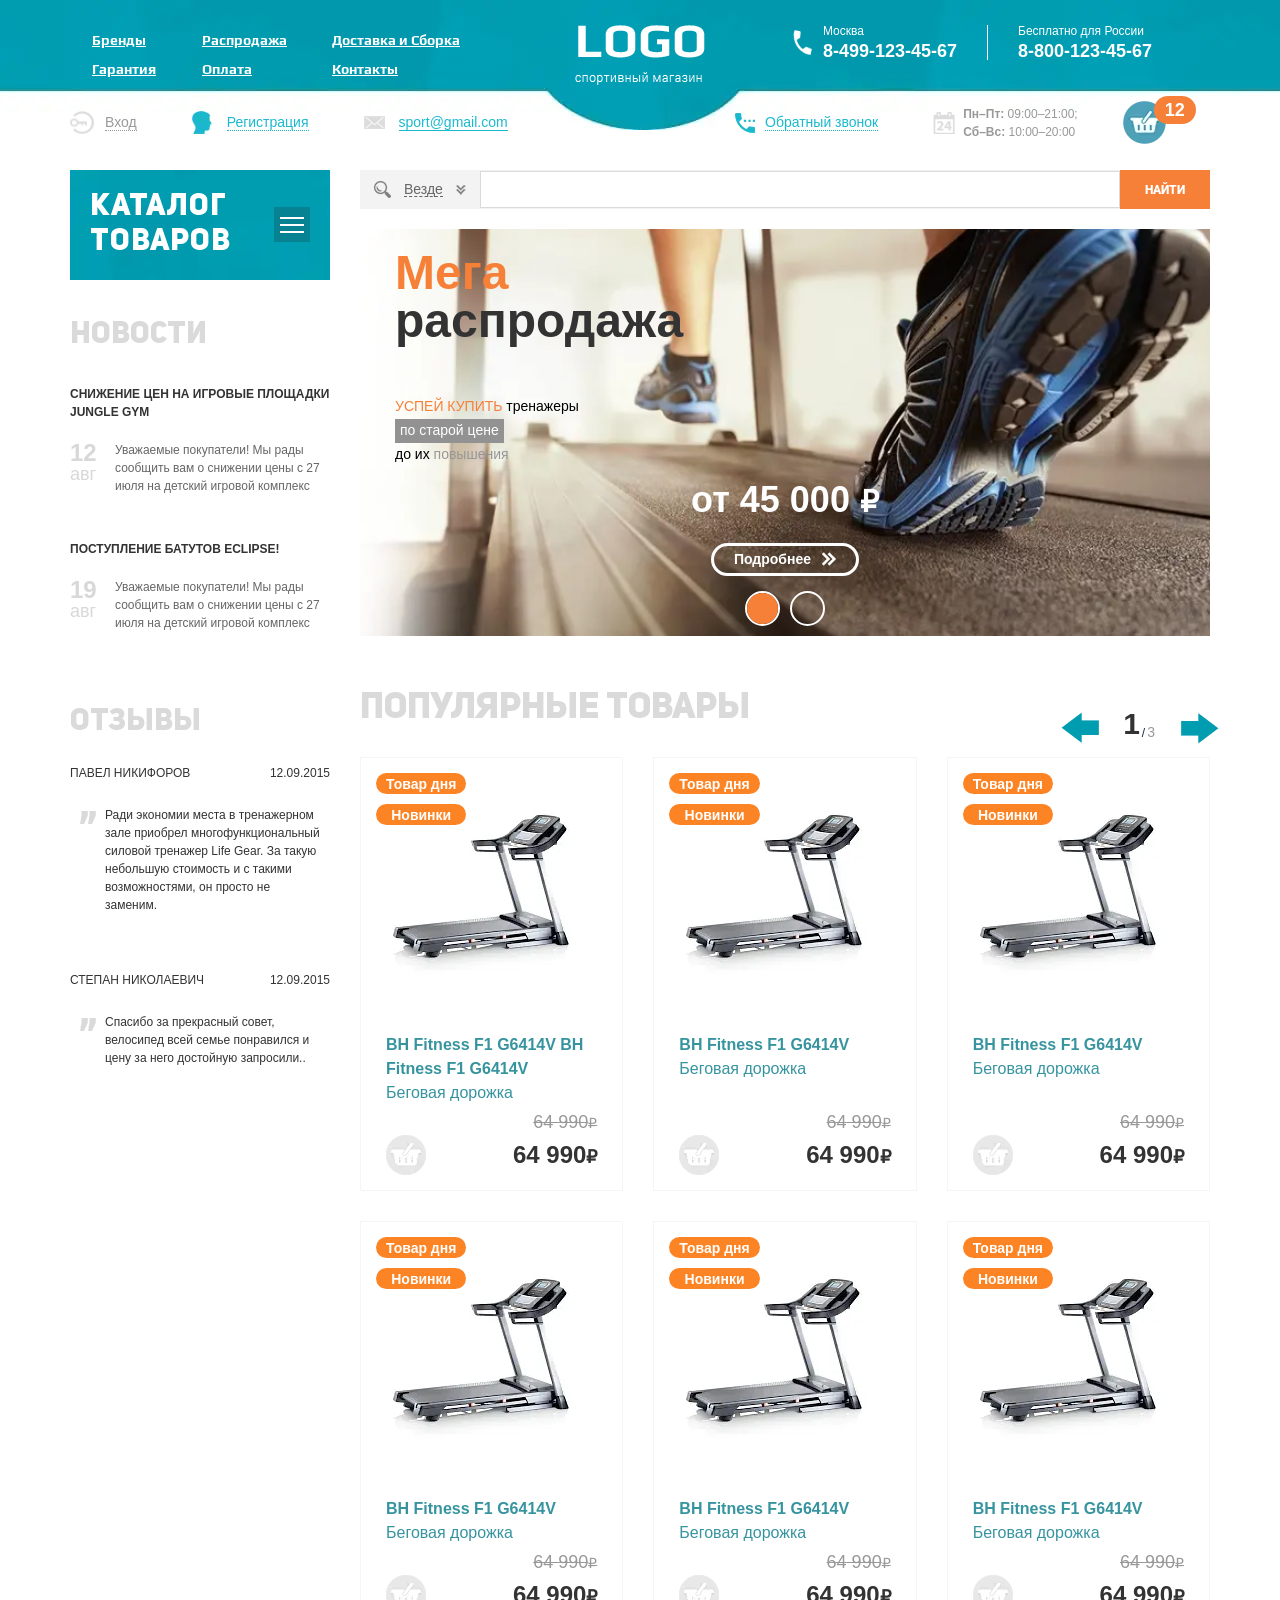
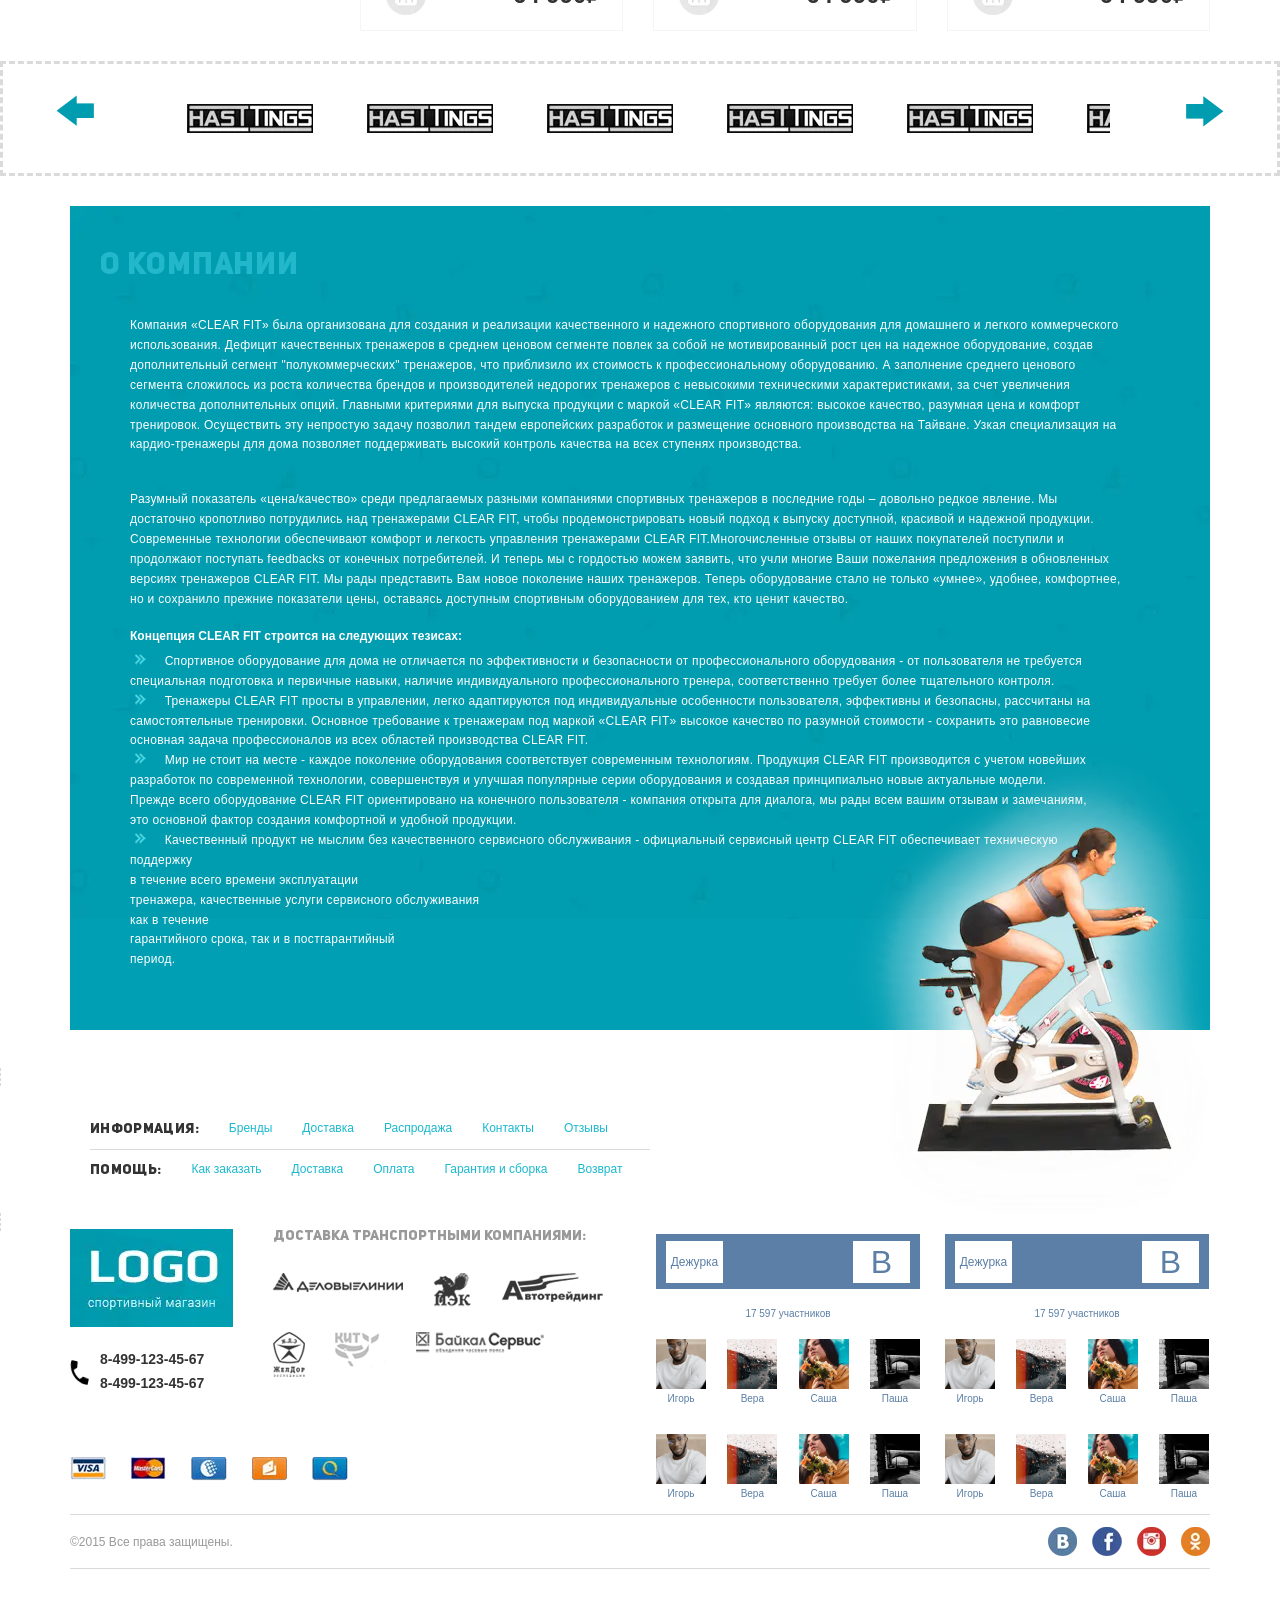
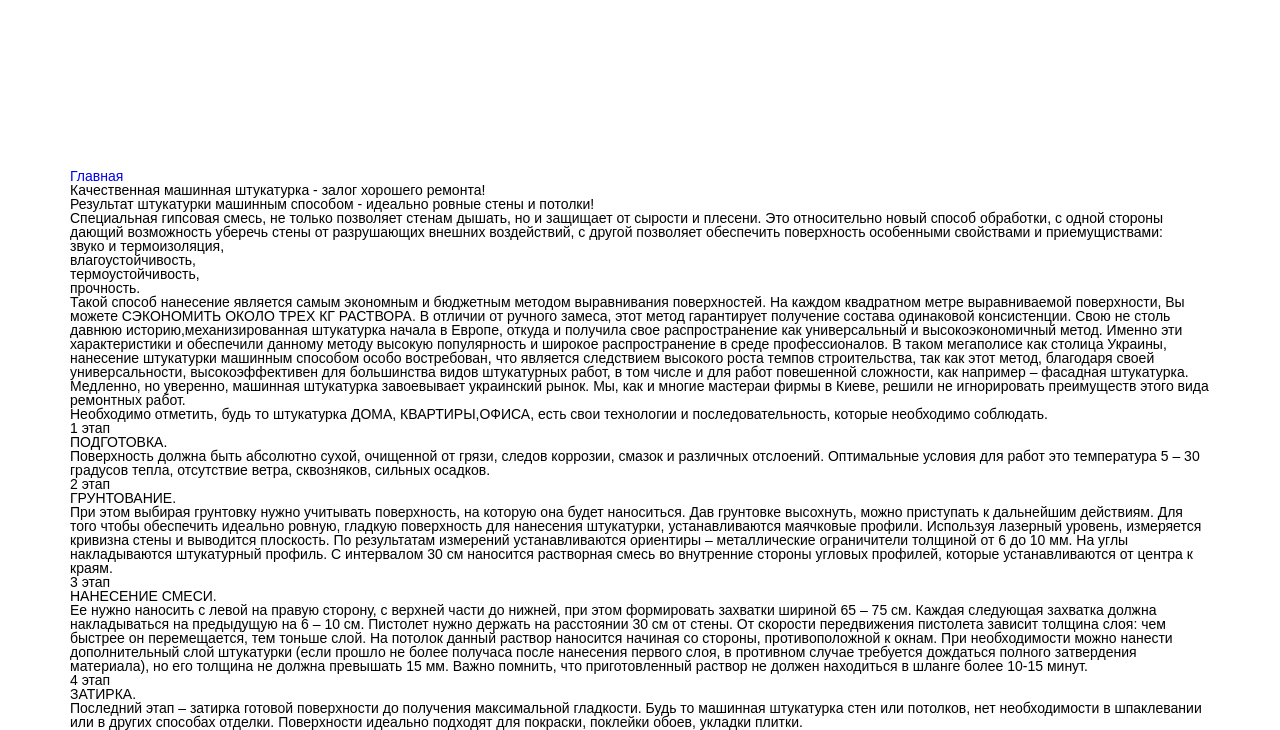
<file: index.html>
<!DOCTYPE html><html lang="ru"> <head>	<title>Главная</title>	<meta charset="UTF-8">	<meta name="format-detection" content="telephone=no">	<link rel="stylesheet" href="css/style.min.css">	<link rel="shortcut icon" href="favicon.ico">	<!-- <meta name="robots" content="noindex, nofollow"> -->	<!-- <meta name="viewport" content="width=device-width, initial-scale=1.0, maximum-scale=1.0, user-scalable=0"> -->	<meta name="viewport" content="width=device-width, initial-scale=1.0"></head><body>	<div class="wrapper">		<header class="header _lp">	<div class="header__content _container">		<div class="header__top top-header">			<div class="top-header__column">				<div class="top-header__menu menu">					<div class="menu__icon icon-menu">						<span></span>						<span></span>						<span></span>					</div>					<nav class="menu__body">						<ul class="menu__list">							<li><a href="catalog.html" class="menu__link">Бренды</a></li>							<li><a href="product.html" class="menu__link">Распродажа</a></li>							<li><a href="checkout.html" class="menu__link">Доставка и Сборка</a></li>						</ul>						<ul class="menu__list">							<li><a href="" class="menu__link">Гарантия</a></li>							<li><a href="" class="menu__link">Оплата</a></li>							<li><a href="" class="menu__link">Контакты</a></li>						</ul>					</nav>				</div>			</div>			<div class="top-header__column">				<a href="" class="header__logo"><img src="img/header/logo.webp" alt=""></a>			</div>			<div class="top-header__column">				<div class="top-header__contacts contacts-top">					<div class="contacts-top__column">						<div class="contacts-top__item contacts-top__item_icon">							<div class="contacts-top__title">Москва</div>							<a href="tel:84991234567" class="contacts-top__tel">8-499-123-45-67</a>						</div>					</div>					<div class="contacts-top__column">						<div class="contacts-top__item">							<div class="contacts-top__title">Бесплатно для России</div>							<a href="tel:88001234567" class="contacts-top__tel">8-800-123-45-67</a>						</div>					</div>				</div>			</div>		</div>		<div class="header__footer footer-header">			<div class="footer-header__column">				<ul data-da="menu__body,0,520" class="footer-header__motion motion-footer">					<li><a href="" class="motion-footer__login"><span>Вход</span></a></li>					<li><a href="" class="motion-footer__registry"><span>Регистрация</span></a></li>					<li><a href="mailto:sport@gmail.com" class="motion-footer__mail"><span>sport@gmail.com</span></a></li>				</ul>			</div>			<div class="footer-header__column">				<div data-da="menu__body,2,520" class="footer-header__entry entry-footer">					<div class="entry-footer__column">						<a href="" class="entry-footer__telback"><span>Обратный звонок</span></a>					</div>					<div class="entry-footer__column">						<div class="entry-footer__timing">							<p><span>Пн–Пт:</span> 09:00–21:00;</p>							<p><span>Сб–Вс:</span> 10:00–20:00</p>						</div>					</div>					<div class="entry-footer__column">						<a target="_blank" href="checkout.html" class="entry-footer__cart">							<span>12</span>						</a>					</div>				</div>			</div>		</div>	</div></header>		<main class="page">			<div class="page__container _container">				<aside class="page__side">					<nav class="page__menu menu-page">						<div class="menu-page__header">							<a target="_blank" href="catalog.html">								<div class="menu-page__title">Каталог товаров</div>							</a>							<div class="menu-page__burger">								<div class="menu-page__box ">									<span></span>									<span></span>									<span></span>								</div>							</div>						</div>						<div class="menu-page__body">							<ul class="menu-page__list">								<li class="menu-page__tab">									<a href="" class="menu-page__link">Беговые дорожки</a>									<div class="menu-page__submenu submenu-page">										<div class="submenu-page__item">											<ul class="submenu-page__menu">												<li><a href="" class="submenu-page__link">Всепогодный</a></li>												<li><a href="" class="submenu-page__link">Для помещений</a></li>												<li><a href="" class="submenu-page__link">Профессиональный</a></li>												<li><a href="" class="submenu-page__link">Любительский</a></li>											</ul>											<div class="submenu-page__product">												<div class="item-product">													<div class="item-product__title">														<div class="item-product__subtitle">Товар дня</div>														<div class="item-product__subtitle">Новинки</div>													</div>													<a href="" class="item-product__image">														<picture><source srcset="img/image/01.webp" type="image/webp"><img src="img/image/01.jpg" alt=""></picture>													</a>													<div class="item-product__block">														<a href="" class="item-product__text">															Домашний теннисный стол Donic Indoor Roller 800 Green														</a>														<div class="item-product__footer">															<div class="item-product__old-price rub">64 990</div>															<a target="_blank" href="checkout.html" class="item-product__add"></a>															<div class="item-product__price rub">64 990</div>														</div>													</div>												</div>											</div>										</div>									</div>								</li>								<li><a href="" class="menu-page__link">Эллиптические тренажеры</a></li>								<li><a href="" class="menu-page__link">Велотренажеры</a></li>								<li><a href="" class="menu-page__link">Гребные тренажеры</a></li>								<li class="menu-page__tab">									<a href="" class="menu-page__link">Вибромассажеры</a>									<div class="menu-page__submenu submenu-page">										<div class="submenu-page__item">											<ul class="submenu-page__menu">												<li><a href="" class="submenu-page__link">Всепогодный</a></li>												<li><a href="" class="submenu-page__link">Для помещений</a></li>												<li><a href="" class="submenu-page__link">Профессиональный</a></li>												<li><a href="" class="submenu-page__link">Любительский</a></li>											</ul>											<div class="submenu-page__product">												<div class="item-product">													<div class="item-product__title">														<div class="item-product__subtitle">Товар дня</div>													</div>													<a href="" class="item-product__image">														<picture><source srcset="img/image/01.webp" type="image/webp"><img src="img/image/01.jpg" alt=""></picture>													</a>													<div class="item-product__block">														<a href="" class="item-product__text">															Домашний теннисный стол Donic Indoor Roller 800 Green														</a>														<div class="item-product__footer">															<div class="item-product__old-price rub">64 990</div>															<a target="_blank" href="checkout.html" class="item-product__add"></a>															<div class="item-product__price rub">64 990</div>														</div>													</div>												</div>											</div>										</div>									</div>								</li>								<li><a href="" class="menu-page__link">Теннисные столы</a></li>								<li><a href="" class="menu-page__link">Баскетбол</a></li>								<li><a href="" class="menu-page__link">Массажные кресла</a></li>								<li><a href="" class="menu-page__link">Массажные столы</a></li>								<li><a href="" class="menu-page__link">Силовые тренажеры</a></li>								<li class="menu-page__tab">									<a href="" class="menu-page__link">Батуты</a>									<div class="menu-page__submenu submenu-page">										<div class="submenu-page__item">											<ul class="submenu-page__menu">												<li><a href="" class="submenu-page__link">Всепогодный</a></li>												<li><a href="" class="submenu-page__link">Для помещений</a></li>												<li><a href="" class="submenu-page__link">Профессиональный</a></li>												<li><a href="" class="submenu-page__link">Любительский</a></li>											</ul>											<div class="submenu-page__product">												<div class="item-product">													<div class="item-product__title">														<div class="item-product__subtitle">Товар дня</div>														<div class="item-product__subtitle">Новинки</div>													</div>													<a href="" class="item-product__image">														<picture><source srcset="img/image/01.webp" type="image/webp"><img src="img/image/01.jpg" alt=""></picture>													</a>													<div class="item-product__block">														<a href="" class="item-product__text">															Домашний теннисный стол Donic Indoor Roller 800 Green														</a>														<div class="item-product__footer">															<div class="item-product__old-price rub">64 990</div>															<a target="_blank" href="checkout.html" class="item-product__add"></a>															<div class="item-product__price rub">64 990</div>														</div>													</div>												</div>											</div>										</div>									</div>								</li>								<li class="menu-page__tab">									<a href="" class="menu-page__link">Детские городки</a>									<div class="menu-page__submenu submenu-page">										<div class="submenu-page__item">											<ul class="submenu-page__menu">												<li><a href="" class="submenu-page__link">Всепогодный</a></li>												<li><a href="" class="submenu-page__link">Для помещений</a></li>												<li><a href="" class="submenu-page__link">Профессиональный</a></li>												<li><a href="" class="submenu-page__link">Любительский</a></li>											</ul>											<div class="submenu-page__product">												<div class="item-product">													<div class="item-product__title">														<div class="item-product__subtitle">Товар дня</div>													</div>													<a href="" class="item-product__image">														<picture><source srcset="img/image/01.webp" type="image/webp"><img src="img/image/01.jpg" alt=""></picture>													</a>													<div class="item-product__block">														<a href="" class="item-product__text">															Домашний теннисный стол Donic Indoor Roller 800 Green														</a>														<div class="item-product__footer">															<div class="item-product__old-price rub">64 990</div>															<a target="_blank" href="checkout.html" class="item-product__add"></a>															<div class="item-product__price rub">64 990</div>														</div>													</div>												</div>											</div>										</div>									</div>								</li>								<li><a href="" class="menu-page__link">Дачная мебель</a></li>								<li><a href="" class="menu-page__link">Уличные спортивные комплексы</a></li>								<li><a href="" class="menu-page__link">Аксессуары</a></li>							</ul>						</div>					</nav>					<div class="page__widget-news widget-news">						<a href="" class="widget-news__heading heading-widget">Новости</a>						<div class="widget-news__items">							<div class="widget-news__item">								<a href="" class="widget-news__title">Снижение цен на игровые площадки Jungle Gym</a>								<div class="widget-news__body">									<div class="widget-news__data"><span>12</span>авг</div>									<div class="widget-news__text">										Уважаемые покупатели!										Мы рады сообщить вам о снижении										цены с 27 июля на детский игровой										комплекс									</div>								</div>							</div>							<div class="widget-news__item">								<a href="" class="widget-news__title">Поступление батутов Eclipse!</a>								<div class="widget-news__body">									<div class="widget-news__data"><span>19</span>авг</div>									<div class="widget-news__text">										Уважаемые покупатели!										Мы рады сообщить вам о снижении										цены с 27 июля на детский игровой										комплекс									</div>								</div>							</div>						</div>					</div>					<div class="page__widget-recall widget-recall">						<a href="" class="widget-recall__heading heading-widget">Отзывы</a>						<div class="widget-recall__items">							<a href="" class="widget-recall__item">								<div class="widget-recall__header">									<div class="widget-recall__name">Павел Никифоров</div>									<div class="widget-recall__data">12.09.2015</div>								</div>								<div class="widget-recall__text">									Ради экономии места в тренажерном									зале приобрел многофункциональный									силовой тренажер Life Gear. За такую									небольшую стоимость и с такими									возможностями, он просто не									заменим.								</div>							</a>							<a href="" class="widget-recall__item">								<div class="widget-recall__header">									<div class="widget-recall__name">Степан Николаевич</div>									<div class="widget-recall__data">12.09.2015</div>								</div>								<div class="widget-recall__text">									Спасибо за прекрасный совет,									велосипед всей семье понравился									и цену за него достойную запросили..								</div>							</a>						</div>					</div>				</aside>				<section class="page__body">					<form action="#" class="page__scan scan-page">						<div class="scan-page__elect">							<div class="scan-page__title"><span>Везде</span><span data-text="Выбрано:"									class="scan-page__amount"></span>							</div>							<div class="scan-page__class class-scan">								<div class="class-scan__row">									<div class="class-scan__column">										<ul class="class-scan__list">											<li>												<label class="class-scan__checkbox checkbox">													<input data-error="Ошибка" class="checkbox__input" type="checkbox" value="1"														name="form[]">													<span class="checkbox__text"><span>Беговые дорожки</span></span>												</label>											</li>											<li>												<label class="class-scan__checkbox checkbox">													<input data-error="Ошибка" class="checkbox__input" type="checkbox" value="1"														name="form[]">													<span class="checkbox__text"><span>Эллиптические тренажеры</span></span>												</label>											</li>											<li>												<label class="class-scan__checkbox checkbox">													<input data-error="Ошибка" class="checkbox__input" type="checkbox" value="1"														name="form[]">													<span class="checkbox__text"><span>Велотренажеры</span></span>												</label>											</li>											<li>												<label class="class-scan__checkbox checkbox">													<input data-error="Ошибка" class="checkbox__input" type="checkbox" value="1"														name="form[]">													<span class="checkbox__text"><span>Гребные тренажеры</span></span>												</label>											</li>											<li>												<label class="class-scan__checkbox checkbox">													<input data-error="Ошибка" class="checkbox__input" type="checkbox" value="1"														name="form[]">													<span class="checkbox__text"><span>Вибромассажеры</span></span>												</label>											</li>										</ul>									</div>									<div class="class-scan__column">										<ul class="class-scan__list">											<li>												<label class="class-scan__checkbox checkbox">													<input data-error="Ошибка" class="checkbox__input" type="checkbox" value="1"														name="form[]">													<span class="checkbox__text"><span>Теннисные столы</span></span>												</label>											</li>											<li>												<label class="class-scan__checkbox checkbox">													<input data-error="Ошибка" class="checkbox__input" type="checkbox" value="1"														name="form[]">													<span class="checkbox__text"><span>Баскетбольные щиты и стойки</span></span>												</label>											</li>											<li>												<label class="class-scan__checkbox checkbox">													<input data-error="Ошибка" class="checkbox__input" type="checkbox" value="1"														name="form[]">													<span class="checkbox__text"><span>Массажные кресла</span></span>												</label>											</li>											<li>												<label class="class-scan__checkbox checkbox">													<input data-error="Ошибка" class="checkbox__input" type="checkbox" value="1"														name="form[]">													<span class="checkbox__text"><span>Массажные столы</span></span>												</label>											</li>											<li>												<label class="class-scan__checkbox checkbox">													<input data-error="Ошибка" class="checkbox__input" type="checkbox" value="1"														name="form[]">													<span class="checkbox__text"><span>Силовые тренажеры</span></span>												</label>											</li>										</ul>									</div>									<div class="class-scan__column">										<ul class="class-scan__list">											<li>												<label class="class-scan__checkbox checkbox">													<input data-error="Ошибка" class="checkbox__input" type="checkbox" value="1"														name="form[]">													<span class="checkbox__text"><span>Батуты</span></span>												</label>											</li>											<li>												<label class="class-scan__checkbox checkbox">													<input data-error="Ошибка" class="checkbox__input" type="checkbox" value="1"														name="form[]">													<span class="checkbox__text"><span>Детские городки</span></span>												</label>											</li>											<li>												<label class="class-scan__checkbox checkbox">													<input data-error="Ошибка" class="checkbox__input" type="checkbox" value="1"														name="form[]">													<span class="checkbox__text"><span>Дачная мебель</span></span>												</label>											</li>											<li>												<label class="class-scan__checkbox checkbox">													<input data-error="Ошибка" class="checkbox__input" type="checkbox" value="1"														name="form[]">													<span class="checkbox__text"><span>Уличные спортивные комплексы</span></span>												</label>											</li>											<li>												<label class="class-scan__checkbox checkbox">													<input data-error="Ошибка" class="checkbox__input" type="checkbox" value="1"														name="form[]">													<span class="checkbox__text"><span>Аксессуары</span></span>												</label>											</li>										</ul>									</div>								</div>							</div>						</div>						<div class="scan-page__input">							<input autocomplete="off" type="text" name="form[]" data-error="Ошибка" data-value=""								class="input">						</div>						<button type="submit" class="scan-page__btn btn">Найти</button>					</form>					<div class="page__swiper swiper">						<div class="swiper__slider _swiper">							<div class="swiper__slide">								<div class="swiper__body body-swiper">									<div class="body-swiper__title">										<span>Мега</span> распродажа									</div>									<div class="body-swiper__text text-swiper"><span class="text-swiper__text-1">Успей купить										</span>тренажеры <br><span class="text-swiper__text-2">по старой цене</span><br> до их										<span class="text-swiper__text-3">повышения</span>									</div>									<div class="body-swiper__bottom">										<div class="body-swiper__price rub">от 45 000 </div>										<a href="" class="body-swiper__button"><span>Подробнее</span></a>									</div>								</div>								<div class="swiper__image _ibg"><picture><source srcset="img/swiper/01.webp" type="image/webp"><img src="img/swiper/01.jpg" alt=""></picture></div>							</div>							<div class="swiper__slide">								<div class="swiper__body body-swiper">									<div class="body-swiper__title">										<span>Мега</span> распродажа									</div>									<div class="body-swiper__text text-swiper"><span class="text-swiper__text-1">Успей купить										</span>тренажеры <br><span class="text-swiper__text-2">по старой цене</span><br> до их										<span class="text-swiper__text-3">повышения</span>									</div>									<div class="body-swiper__bottom">										<div class="body-swiper__price rub">от 45 000 </div>										<a href="" class="body-swiper__button"><span>Подробнее</span></a>									</div>								</div>								<div class="swiper__image _ibg"><picture><source srcset="img/swiper/01.webp" type="image/webp"><img src="img/swiper/01.jpg" alt=""></picture></div>							</div>						</div>						<div class="swiper__dotts"></div>					</div>					<div class="page__goods goods-slider">						<div class="goods-slider__top">							<a target="_blank" href="product.html" class="goods-slider__heading">Популярные товары</a>							<div class="goods-slider__navigation _navigation">								<div class="goods-slider__arrow goods-slider__arrow_prev _icon-arrow _arrow _arrow-prev"></div>								<div class="goods-slider__fraction _fraction">								</div>								<div class="goods-slider__arrow goods-slider__arrow_next _icon-arrow _arrow _arrow-next"></div>							</div>						</div>						<div class="goods-slider__box _swiper">							<div class="goods-slider__slide">								<div class="goods-slider__items items-goods">									<div class="items-goods__column">										<div class="item-product">											<div class="item-product__title">												<div class="item-product__subtitle">Товар дня</div>												<div class="item-product__subtitle">Новинки</div>											</div>											<a href="" class="item-product__image">												<picture><source srcset="img/image/02.webp" type="image/webp"><img src="img/image/02.jpg" alt=""></picture>											</a>											<div class="item-product__block">												<a href="" class="item-product__text">													<span>BH Fitness F1 G6414V BH Fitness F1 G6414V</span> Беговая дорожка												</a>												<div class="item-product__footer">													<div class="item-product__old-price rub">64 990</div>													<a href="" class="item-product__add"></a>													<div class="item-product__price rub">64 990</div>												</div>											</div>											<div class="item-product__aside aside-product">												<div class="aside-product__title">													<span>BH Fitness F1 G6414V</span> Беговая дорожка												</div>												<div class="aside-product__specification specification-aside">													<div class="specification-aside__item">														<div class="specification-aside__title">Тип беговой дорожки:</div>														<div class="specification-aside__subtitle">Электрическая</div>													</div>													<div class="specification-aside__item">														<div class="specification-aside__title">Скорость движения (км/ч):</div>														<div class="specification-aside__subtitle">22</div>													</div>													<div class="specification-aside__item">														<div class="specification-aside__title">Складывание:</div>														<div class="specification-aside__subtitle">Есть</div>													</div>												</div>												<a target="_blank" href="checkout.html" class="aside-product__cart"></a>												<div class="aside-product__footer">													<div class="aside-product__old-price rub">64 990</div>													<div class="aside-product__stock">в наличии</div>													<div class="aside-product__price rub">64 990</div>												</div>											</div>										</div>									</div>									<div class="items-goods__column">										<div class="item-product">											<div class="item-product__title">												<div class="item-product__subtitle">Товар дня</div>												<div class="item-product__subtitle">Новинки</div>											</div>											<a href="" class="item-product__image">												<picture><source srcset="img/image/02.webp" type="image/webp"><img src="img/image/02.jpg" alt=""></picture>											</a>											<div class="item-product__block">												<a href="" class="item-product__text">													<span>BH Fitness F1 G6414V</span> Беговая дорожка												</a>												<div class="item-product__footer">													<div class="item-product__old-price rub">64 990</div>													<a href="" class="item-product__add"></a>													<div class="item-product__price rub">64 990</div>												</div>											</div>											<div class="item-product__aside aside-product">												<div class="aside-product__title">													<span>BH Fitness F1 G6414V</span> Беговая дорожка												</div>												<div class="aside-product__specification specification-aside">													<div class="specification-aside__item">														<div class="specification-aside__title">Тип беговой дорожки:</div>														<div class="specification-aside__subtitle">Электрическая</div>													</div>													<div class="specification-aside__item">														<div class="specification-aside__title">Скорость движения (км/ч):</div>														<div class="specification-aside__subtitle">22</div>													</div>													<div class="specification-aside__item">														<div class="specification-aside__title">Складывание:</div>														<div class="specification-aside__subtitle">Есть</div>													</div>												</div>												<a target="_blank" href="checkout.html" class="aside-product__cart"></a>												<div class="aside-product__footer">													<div class="aside-product__old-price rub">64 990</div>													<div class="aside-product__stock">в наличии</div>													<div class="aside-product__price rub">64 990</div>												</div>											</div>										</div>									</div>									<div class="items-goods__column">										<div class="item-product">											<div class="item-product__title">												<div class="item-product__subtitle">Товар дня</div>												<div class="item-product__subtitle">Новинки</div>											</div>											<a href="" class="item-product__image">												<picture><source srcset="img/image/02.webp" type="image/webp"><img src="img/image/02.jpg" alt=""></picture>											</a>											<div class="item-product__block">												<a href="" class="item-product__text">													<span>BH Fitness F1 G6414V</span> Беговая дорожка												</a>												<div class="item-product__footer">													<div class="item-product__old-price rub">64 990</div>													<a href="" class="item-product__add"></a>													<div class="item-product__price rub">64 990</div>												</div>											</div>											<div class="item-product__aside aside-product">												<div class="aside-product__title">													<span>BH Fitness F1 G6414V</span> Беговая дорожка												</div>												<div class="aside-product__specification specification-aside">													<div class="specification-aside__item">														<div class="specification-aside__title">Тип беговой дорожки:</div>														<div class="specification-aside__subtitle">Электрическая</div>													</div>													<div class="specification-aside__item">														<div class="specification-aside__title">Скорость движения (км/ч):</div>														<div class="specification-aside__subtitle">22</div>													</div>													<div class="specification-aside__item">														<div class="specification-aside__title">Складывание:</div>														<div class="specification-aside__subtitle">Есть</div>													</div>												</div>												<a target="_blank" href="checkout.html" class="aside-product__cart"></a>												<div class="aside-product__footer">													<div class="aside-product__old-price rub">64 990</div>													<div class="aside-product__stock">в наличии</div>													<div class="aside-product__price rub">64 990</div>												</div>											</div>										</div>									</div>									<div class="items-goods__column">										<div class="item-product">											<div class="item-product__title">												<div class="item-product__subtitle">Товар дня</div>												<div class="item-product__subtitle">Новинки</div>											</div>											<a href="" class="item-product__image">												<picture><source srcset="img/image/02.webp" type="image/webp"><img src="img/image/02.jpg" alt=""></picture>											</a>											<div class="item-product__block">												<a href="" class="item-product__text">													<span>BH Fitness F1 G6414V</span> Беговая дорожка												</a>												<div class="item-product__footer">													<div class="item-product__old-price rub">64 990</div>													<a href="" class="item-product__add"></a>													<div class="item-product__price rub">64 990</div>												</div>											</div>											<div class="item-product__aside aside-product">												<div class="aside-product__title">													<span>BH Fitness F1 G6414V</span> Беговая дорожка												</div>												<div class="aside-product__specification specification-aside">													<div class="specification-aside__item">														<div class="specification-aside__title">Тип беговой дорожки:</div>														<div class="specification-aside__subtitle">Электрическая</div>													</div>													<div class="specification-aside__item">														<div class="specification-aside__title">Скорость движения (км/ч):</div>														<div class="specification-aside__subtitle">22</div>													</div>													<div class="specification-aside__item">														<div class="specification-aside__title">Складывание:</div>														<div class="specification-aside__subtitle">Есть</div>													</div>												</div>												<a target="_blank" href="checkout.html" class="aside-product__cart"></a>												<div class="aside-product__footer">													<div class="aside-product__old-price rub">64 990</div>													<div class="aside-product__stock">в наличии</div>													<div class="aside-product__price rub">64 990</div>												</div>											</div>										</div>									</div>									<div class="items-goods__column">										<div class="item-product">											<div class="item-product__title">												<div class="item-product__subtitle">Товар дня</div>												<div class="item-product__subtitle">Новинки</div>											</div>											<a href="" class="item-product__image">												<picture><source srcset="img/image/02.webp" type="image/webp"><img src="img/image/02.jpg" alt=""></picture>											</a>											<div class="item-product__block">												<a href="" class="item-product__text">													<span>BH Fitness F1 G6414V</span> Беговая дорожка												</a>												<div class="item-product__footer">													<div class="item-product__old-price rub">64 990</div>													<a href="" class="item-product__add"></a>													<div class="item-product__price rub">64 990</div>												</div>											</div>											<div class="item-product__aside aside-product">												<div class="aside-product__title">													<span>BH Fitness F1 G6414V</span> Беговая дорожка												</div>												<div class="aside-product__specification specification-aside">													<div class="specification-aside__item">														<div class="specification-aside__title">Тип беговой дорожки:</div>														<div class="specification-aside__subtitle">Электрическая</div>													</div>													<div class="specification-aside__item">														<div class="specification-aside__title">Скорость движения (км/ч):</div>														<div class="specification-aside__subtitle">22</div>													</div>													<div class="specification-aside__item">														<div class="specification-aside__title">Складывание:</div>														<div class="specification-aside__subtitle">Есть</div>													</div>												</div>												<a target="_blank" href="checkout.html" class="aside-product__cart"></a>												<div class="aside-product__footer">													<div class="aside-product__old-price rub">64 990</div>													<div class="aside-product__stock">в наличии</div>													<div class="aside-product__price rub">64 990</div>												</div>											</div>										</div>									</div>									<div class="items-goods__column">										<div class="item-product">											<div class="item-product__title">												<div class="item-product__subtitle">Товар дня</div>												<div class="item-product__subtitle">Новинки</div>											</div>											<a href="" class="item-product__image">												<picture><source srcset="img/image/02.webp" type="image/webp"><img src="img/image/02.jpg" alt=""></picture>											</a>											<div class="item-product__block">												<a href="" class="item-product__text">													<span>BH Fitness F1 G6414V</span> Беговая дорожка												</a>												<div class="item-product__footer">													<div class="item-product__old-price rub">64 990</div>													<a href="" class="item-product__add"></a>													<div class="item-product__price rub">64 990</div>												</div>											</div>											<div class="item-product__aside aside-product">												<div class="aside-product__title">													<span>BH Fitness F1 G6414V</span> Беговая дорожка												</div>												<div class="aside-product__specification specification-aside">													<div class="specification-aside__item">														<div class="specification-aside__title">Тип беговой дорожки:</div>														<div class="specification-aside__subtitle">Электрическая</div>													</div>													<div class="specification-aside__item">														<div class="specification-aside__title">Скорость движения (км/ч):</div>														<div class="specification-aside__subtitle">22</div>													</div>													<div class="specification-aside__item">														<div class="specification-aside__title">Складывание:</div>														<div class="specification-aside__subtitle">Есть</div>													</div>												</div>												<a target="_blank" href="checkout.html" class="aside-product__cart"></a>												<div class="aside-product__footer">													<div class="aside-product__old-price rub">64 990</div>													<div class="aside-product__stock">в наличии</div>													<div class="aside-product__price rub">64 990</div>												</div>											</div>										</div>									</div>								</div>							</div>							<div class="goods-slider__slide">								<div class="goods-slider__items items-goods">									<div class="items-goods__column">										<div class="item-product">											<div class="item-product__title">												<div class="item-product__subtitle">Товар дня</div>												<div class="item-product__subtitle">Новинки</div>											</div>											<a href="" class="item-product__image">												<picture><source srcset="img/image/02.webp" type="image/webp"><img src="img/image/02.jpg" alt=""></picture>											</a>											<div class="item-product__block">												<a href="" class="item-product__text">													<span>BH Fitness F1 G6414V BH Fitness F1 G6414V</span> Беговая дорожка												</a>												<div class="item-product__footer">													<div class="item-product__old-price rub">64 990</div>													<a href="" class="item-product__add"></a>													<div class="item-product__price rub">64 990</div>												</div>											</div>											<div class="item-product__aside aside-product">												<div class="aside-product__title">													<span>BH Fitness F1 G6414V</span> Беговая дорожка												</div>												<div class="aside-product__specification specification-aside">													<div class="specification-aside__item">														<div class="specification-aside__title">Тип беговой дорожки:</div>														<div class="specification-aside__subtitle">Электрическая</div>													</div>													<div class="specification-aside__item">														<div class="specification-aside__title">Скорость движения (км/ч):</div>														<div class="specification-aside__subtitle">22</div>													</div>													<div class="specification-aside__item">														<div class="specification-aside__title">Складывание:</div>														<div class="specification-aside__subtitle">Есть</div>													</div>												</div>												<a target="_blank" href="checkout.html" class="aside-product__cart"></a>												<div class="aside-product__footer">													<div class="aside-product__old-price rub">64 990</div>													<div class="aside-product__stock">в наличии</div>													<div class="aside-product__price rub">64 990</div>												</div>											</div>										</div>									</div>									<div class="items-goods__column">										<div class="item-product">											<div class="item-product__title">												<div class="item-product__subtitle">Товар дня</div>												<div class="item-product__subtitle">Новинки</div>											</div>											<a href="" class="item-product__image">												<picture><source srcset="img/image/02.webp" type="image/webp"><img src="img/image/02.jpg" alt=""></picture>											</a>											<div class="item-product__block">												<a href="" class="item-product__text">													<span>BH Fitness F1 G6414V</span> Беговая дорожка												</a>												<div class="item-product__footer">													<div class="item-product__old-price rub">64 990</div>													<a href="" class="item-product__add"></a>													<div class="item-product__price rub">64 990</div>												</div>											</div>											<div class="item-product__aside aside-product">												<div class="aside-product__title">													<span>BH Fitness F1 G6414V</span> Беговая дорожка												</div>												<div class="aside-product__specification specification-aside">													<div class="specification-aside__item">														<div class="specification-aside__title">Тип беговой дорожки:</div>														<div class="specification-aside__subtitle">Электрическая</div>													</div>													<div class="specification-aside__item">														<div class="specification-aside__title">Скорость движения (км/ч):</div>														<div class="specification-aside__subtitle">22</div>													</div>													<div class="specification-aside__item">														<div class="specification-aside__title">Складывание:</div>														<div class="specification-aside__subtitle">Есть</div>													</div>												</div>												<a target="_blank" href="checkout.html" class="aside-product__cart"></a>												<div class="aside-product__footer">													<div class="aside-product__old-price rub">64 990</div>													<div class="aside-product__stock">в наличии</div>													<div class="aside-product__price rub">64 990</div>												</div>											</div>										</div>									</div>									<div class="items-goods__column">										<div class="item-product">											<div class="item-product__title">												<div class="item-product__subtitle">Товар дня</div>												<div class="item-product__subtitle">Новинки</div>											</div>											<a href="" class="item-product__image">												<picture><source srcset="img/image/02.webp" type="image/webp"><img src="img/image/02.jpg" alt=""></picture>											</a>											<div class="item-product__block">												<a href="" class="item-product__text">													<span>BH Fitness F1 G6414V</span> Беговая дорожка												</a>												<div class="item-product__footer">													<div class="item-product__old-price rub">64 990</div>													<a href="" class="item-product__add"></a>													<div class="item-product__price rub">64 990</div>												</div>											</div>											<div class="item-product__aside aside-product">												<div class="aside-product__title">													<span>BH Fitness F1 G6414V</span> Беговая дорожка												</div>												<div class="aside-product__specification specification-aside">													<div class="specification-aside__item">														<div class="specification-aside__title">Тип беговой дорожки:</div>														<div class="specification-aside__subtitle">Электрическая</div>													</div>													<div class="specification-aside__item">														<div class="specification-aside__title">Скорость движения (км/ч):</div>														<div class="specification-aside__subtitle">22</div>													</div>													<div class="specification-aside__item">														<div class="specification-aside__title">Складывание:</div>														<div class="specification-aside__subtitle">Есть</div>													</div>												</div>												<a target="_blank" href="checkout.html" class="aside-product__cart"></a>												<div class="aside-product__footer">													<div class="aside-product__old-price rub">64 990</div>													<div class="aside-product__stock">в наличии</div>													<div class="aside-product__price rub">64 990</div>												</div>											</div>										</div>									</div>									<div class="items-goods__column">										<div class="item-product">											<div class="item-product__title">												<div class="item-product__subtitle">Товар дня</div>												<div class="item-product__subtitle">Новинки</div>											</div>											<a href="" class="item-product__image">												<picture><source srcset="img/image/02.webp" type="image/webp"><img src="img/image/02.jpg" alt=""></picture>											</a>											<div class="item-product__block">												<a href="" class="item-product__text">													<span>BH Fitness F1 G6414V</span> Беговая дорожка												</a>												<div class="item-product__footer">													<div class="item-product__old-price rub">64 990</div>													<a href="" class="item-product__add"></a>													<div class="item-product__price rub">64 990</div>												</div>											</div>											<div class="item-product__aside aside-product">												<div class="aside-product__title">													<span>BH Fitness F1 G6414V</span> Беговая дорожка												</div>												<div class="aside-product__specification specification-aside">													<div class="specification-aside__item">														<div class="specification-aside__title">Тип беговой дорожки:</div>														<div class="specification-aside__subtitle">Электрическая</div>													</div>													<div class="specification-aside__item">														<div class="specification-aside__title">Скорость движения (км/ч):</div>														<div class="specification-aside__subtitle">22</div>													</div>													<div class="specification-aside__item">														<div class="specification-aside__title">Складывание:</div>														<div class="specification-aside__subtitle">Есть</div>													</div>												</div>												<a target="_blank" href="checkout.html" class="aside-product__cart"></a>												<div class="aside-product__footer">													<div class="aside-product__old-price rub">64 990</div>													<div class="aside-product__stock">в наличии</div>													<div class="aside-product__price rub">64 990</div>												</div>											</div>										</div>									</div>									<div class="items-goods__column">										<div class="item-product">											<div class="item-product__title">												<div class="item-product__subtitle">Товар дня</div>												<div class="item-product__subtitle">Новинки</div>											</div>											<a href="" class="item-product__image">												<picture><source srcset="img/image/02.webp" type="image/webp"><img src="img/image/02.jpg" alt=""></picture>											</a>											<div class="item-product__block">												<a href="" class="item-product__text">													<span>BH Fitness F1 G6414V</span> Беговая дорожка												</a>												<div class="item-product__footer">													<div class="item-product__old-price rub">64 990</div>													<a href="" class="item-product__add"></a>													<div class="item-product__price rub">64 990</div>												</div>											</div>											<div class="item-product__aside aside-product">												<div class="aside-product__title">													<span>BH Fitness F1 G6414V</span> Беговая дорожка												</div>												<div class="aside-product__specification specification-aside">													<div class="specification-aside__item">														<div class="specification-aside__title">Тип беговой дорожки:</div>														<div class="specification-aside__subtitle">Электрическая</div>													</div>													<div class="specification-aside__item">														<div class="specification-aside__title">Скорость движения (км/ч):</div>														<div class="specification-aside__subtitle">22</div>													</div>													<div class="specification-aside__item">														<div class="specification-aside__title">Складывание:</div>														<div class="specification-aside__subtitle">Есть</div>													</div>												</div>												<a target="_blank" href="checkout.html" class="aside-product__cart"></a>												<div class="aside-product__footer">													<div class="aside-product__old-price rub">64 990</div>													<div class="aside-product__stock">в наличии</div>													<div class="aside-product__price rub">64 990</div>												</div>											</div>										</div>									</div>									<div class="items-goods__column">										<div class="item-product">											<div class="item-product__title">												<div class="item-product__subtitle">Товар дня</div>												<div class="item-product__subtitle">Новинки</div>											</div>											<a href="" class="item-product__image">												<picture><source srcset="img/image/02.webp" type="image/webp"><img src="img/image/02.jpg" alt=""></picture>											</a>											<div class="item-product__block">												<a href="" class="item-product__text">													<span>BH Fitness F1 G6414V</span> Беговая дорожка												</a>												<div class="item-product__footer">													<div class="item-product__old-price rub">64 990</div>													<a href="" class="item-product__add"></a>													<div class="item-product__price rub">64 990</div>												</div>											</div>											<div class="item-product__aside aside-product">												<div class="aside-product__title">													<span>BH Fitness F1 G6414V</span> Беговая дорожка												</div>												<div class="aside-product__specification specification-aside">													<div class="specification-aside__item">														<div class="specification-aside__title">Тип беговой дорожки:</div>														<div class="specification-aside__subtitle">Электрическая</div>													</div>													<div class="specification-aside__item">														<div class="specification-aside__title">Скорость движения (км/ч):</div>														<div class="specification-aside__subtitle">22</div>													</div>													<div class="specification-aside__item">														<div class="specification-aside__title">Складывание:</div>														<div class="specification-aside__subtitle">Есть</div>													</div>												</div>												<a target="_blank" href="checkout.html" class="aside-product__cart"></a>												<div class="aside-product__footer">													<div class="aside-product__old-price rub">64 990</div>													<div class="aside-product__stock">в наличии</div>													<div class="aside-product__price rub">64 990</div>												</div>											</div>										</div>									</div>								</div>							</div>							<div class="goods-slider__slide">								<div class="goods-slider__items items-goods">									<div class="items-goods__column">										<div class="item-product">											<div class="item-product__title">												<div class="item-product__subtitle">Товар дня</div>												<div class="item-product__subtitle">Новинки</div>											</div>											<a href="" class="item-product__image">												<picture><source srcset="img/image/02.webp" type="image/webp"><img src="img/image/02.jpg" alt=""></picture>											</a>											<div class="item-product__block">												<a href="" class="item-product__text">													<span>BH Fitness F1 G6414V BH Fitness F1 G6414V</span> Беговая дорожка												</a>												<div class="item-product__footer">													<div class="item-product__old-price rub">64 990</div>													<a href="" class="item-product__add"></a>													<div class="item-product__price rub">64 990</div>												</div>											</div>											<div class="item-product__aside aside-product">												<div class="aside-product__title">													<span>BH Fitness F1 G6414V</span> Беговая дорожка												</div>												<div class="aside-product__specification specification-aside">													<div class="specification-aside__item">														<div class="specification-aside__title">Тип беговой дорожки:</div>														<div class="specification-aside__subtitle">Электрическая</div>													</div>													<div class="specification-aside__item">														<div class="specification-aside__title">Скорость движения (км/ч):</div>														<div class="specification-aside__subtitle">22</div>													</div>													<div class="specification-aside__item">														<div class="specification-aside__title">Складывание:</div>														<div class="specification-aside__subtitle">Есть</div>													</div>												</div>												<a target="_blank" href="checkout.html" class="aside-product__cart"></a>												<div class="aside-product__footer">													<div class="aside-product__old-price rub">64 990</div>													<div class="aside-product__stock">в наличии</div>													<div class="aside-product__price rub">64 990</div>												</div>											</div>										</div>									</div>									<div class="items-goods__column">										<div class="item-product">											<div class="item-product__title">												<div class="item-product__subtitle">Товар дня</div>												<div class="item-product__subtitle">Новинки</div>											</div>											<a href="" class="item-product__image">												<picture><source srcset="img/image/02.webp" type="image/webp"><img src="img/image/02.jpg" alt=""></picture>											</a>											<div class="item-product__block">												<a href="" class="item-product__text">													<span>BH Fitness F1 G6414V</span> Беговая дорожка												</a>												<div class="item-product__footer">													<div class="item-product__old-price rub">64 990</div>													<a href="" class="item-product__add"></a>													<div class="item-product__price rub">64 990</div>												</div>											</div>											<div class="item-product__aside aside-product">												<div class="aside-product__title">													<span>BH Fitness F1 G6414V</span> Беговая дорожка												</div>												<div class="aside-product__specification specification-aside">													<div class="specification-aside__item">														<div class="specification-aside__title">Тип беговой дорожки:</div>														<div class="specification-aside__subtitle">Электрическая</div>													</div>													<div class="specification-aside__item">														<div class="specification-aside__title">Скорость движения (км/ч):</div>														<div class="specification-aside__subtitle">22</div>													</div>													<div class="specification-aside__item">														<div class="specification-aside__title">Складывание:</div>														<div class="specification-aside__subtitle">Есть</div>													</div>												</div>												<a target="_blank" href="checkout.html" class="aside-product__cart"></a>												<div class="aside-product__footer">													<div class="aside-product__old-price rub">64 990</div>													<div class="aside-product__stock">в наличии</div>													<div class="aside-product__price rub">64 990</div>												</div>											</div>										</div>									</div>									<div class="items-goods__column">										<div class="item-product">											<div class="item-product__title">												<div class="item-product__subtitle">Товар дня</div>												<div class="item-product__subtitle">Новинки</div>											</div>											<a href="" class="item-product__image">												<picture><source srcset="img/image/02.webp" type="image/webp"><img src="img/image/02.jpg" alt=""></picture>											</a>											<div class="item-product__block">												<a href="" class="item-product__text">													<span>BH Fitness F1 G6414V</span> Беговая дорожка												</a>												<div class="item-product__footer">													<div class="item-product__old-price rub">64 990</div>													<a href="" class="item-product__add"></a>													<div class="item-product__price rub">64 990</div>												</div>											</div>											<div class="item-product__aside aside-product">												<div class="aside-product__title">													<span>BH Fitness F1 G6414V</span> Беговая дорожка												</div>												<div class="aside-product__specification specification-aside">													<div class="specification-aside__item">														<div class="specification-aside__title">Тип беговой дорожки:</div>														<div class="specification-aside__subtitle">Электрическая</div>													</div>													<div class="specification-aside__item">														<div class="specification-aside__title">Скорость движения (км/ч):</div>														<div class="specification-aside__subtitle">22</div>													</div>													<div class="specification-aside__item">														<div class="specification-aside__title">Складывание:</div>														<div class="specification-aside__subtitle">Есть</div>													</div>												</div>												<a target="_blank" href="checkout.html" class="aside-product__cart"></a>												<div class="aside-product__footer">													<div class="aside-product__old-price rub">64 990</div>													<div class="aside-product__stock">в наличии</div>													<div class="aside-product__price rub">64 990</div>												</div>											</div>										</div>									</div>									<div class="items-goods__column">										<div class="item-product">											<div class="item-product__title">												<div class="item-product__subtitle">Товар дня</div>												<div class="item-product__subtitle">Новинки</div>											</div>											<a href="" class="item-product__image">												<picture><source srcset="img/image/02.webp" type="image/webp"><img src="img/image/02.jpg" alt=""></picture>											</a>											<div class="item-product__block">												<a href="" class="item-product__text">													<span>BH Fitness F1 G6414V</span> Беговая дорожка												</a>												<div class="item-product__footer">													<div class="item-product__old-price rub">64 990</div>													<a href="" class="item-product__add"></a>													<div class="item-product__price rub">64 990</div>												</div>											</div>											<div class="item-product__aside aside-product">												<div class="aside-product__title">													<span>BH Fitness F1 G6414V</span> Беговая дорожка												</div>												<div class="aside-product__specification specification-aside">													<div class="specification-aside__item">														<div class="specification-aside__title">Тип беговой дорожки:</div>														<div class="specification-aside__subtitle">Электрическая</div>													</div>													<div class="specification-aside__item">														<div class="specification-aside__title">Скорость движения (км/ч):</div>														<div class="specification-aside__subtitle">22</div>													</div>													<div class="specification-aside__item">														<div class="specification-aside__title">Складывание:</div>														<div class="specification-aside__subtitle">Есть</div>													</div>												</div>												<a target="_blank" href="checkout.html" class="aside-product__cart"></a>												<div class="aside-product__footer">													<div class="aside-product__old-price rub">64 990</div>													<div class="aside-product__stock">в наличии</div>													<div class="aside-product__price rub">64 990</div>												</div>											</div>										</div>									</div>									<div class="items-goods__column">										<div class="item-product">											<div class="item-product__title">												<div class="item-product__subtitle">Товар дня</div>												<div class="item-product__subtitle">Новинки</div>											</div>											<a href="" class="item-product__image">												<picture><source srcset="img/image/02.webp" type="image/webp"><img src="img/image/02.jpg" alt=""></picture>											</a>											<div class="item-product__block">												<a href="" class="item-product__text">													<span>BH Fitness F1 G6414V</span> Беговая дорожка												</a>												<div class="item-product__footer">													<div class="item-product__old-price rub">64 990</div>													<a href="" class="item-product__add"></a>													<div class="item-product__price rub">64 990</div>												</div>											</div>											<div class="item-product__aside aside-product">												<div class="aside-product__title">													<span>BH Fitness F1 G6414V</span> Беговая дорожка												</div>												<div class="aside-product__specification specification-aside">													<div class="specification-aside__item">														<div class="specification-aside__title">Тип беговой дорожки:</div>														<div class="specification-aside__subtitle">Электрическая</div>													</div>													<div class="specification-aside__item">														<div class="specification-aside__title">Скорость движения (км/ч):</div>														<div class="specification-aside__subtitle">22</div>													</div>													<div class="specification-aside__item">														<div class="specification-aside__title">Складывание:</div>														<div class="specification-aside__subtitle">Есть</div>													</div>												</div>												<a target="_blank" href="checkout.html" class="aside-product__cart"></a>												<div class="aside-product__footer">													<div class="aside-product__old-price rub">64 990</div>													<div class="aside-product__stock">в наличии</div>													<div class="aside-product__price rub">64 990</div>												</div>											</div>										</div>									</div>									<div class="items-goods__column">										<div class="item-product">											<div class="item-product__title">												<div class="item-product__subtitle">Товар дня</div>												<div class="item-product__subtitle">Новинки</div>											</div>											<a href="" class="item-product__image">												<picture><source srcset="img/image/02.webp" type="image/webp"><img src="img/image/02.jpg" alt=""></picture>											</a>											<div class="item-product__block">												<a href="" class="item-product__text">													<span>BH Fitness F1 G6414V</span> Беговая дорожка												</a>												<div class="item-product__footer">													<div class="item-product__old-price rub">64 990</div>													<a href="" class="item-product__add"></a>													<div class="item-product__price rub">64 990</div>												</div>											</div>											<div class="item-product__aside aside-product">												<div class="aside-product__title">													<span>BH Fitness F1 G6414V</span> Беговая дорожка												</div>												<div class="aside-product__specification specification-aside">													<div class="specification-aside__item">														<div class="specification-aside__title">Тип беговой дорожки:</div>														<div class="specification-aside__subtitle">Электрическая</div>													</div>													<div class="specification-aside__item">														<div class="specification-aside__title">Скорость движения (км/ч):</div>														<div class="specification-aside__subtitle">22</div>													</div>													<div class="specification-aside__item">														<div class="specification-aside__title">Складывание:</div>														<div class="specification-aside__subtitle">Есть</div>													</div>												</div>												<a target="_blank" href="checkout.html" class="aside-product__cart"></a>												<div class="aside-product__footer">													<div class="aside-product__old-price rub">64 990</div>													<div class="aside-product__stock">в наличии</div>													<div class="aside-product__price rub">64 990</div>												</div>											</div>										</div>									</div>								</div>							</div>						</div>					</div>				</section>			</div>			<section class="page__brands brands-page">				<div class="brands-page__container _container">					<div class="brands-page__slider _swiper">						<div class="brands-page__slide">							<picture><source srcset="img/brands/01.webp" type="image/webp"><img src="img/brands/01.png" alt=""></picture>						</div>						<div class="brands-page__slide">							<picture><source srcset="img/brands/01.webp" type="image/webp"><img src="img/brands/01.png" alt=""></picture>						</div>						<div class="brands-page__slide">							<picture><source srcset="img/brands/01.webp" type="image/webp"><img src="img/brands/01.png" alt=""></picture>						</div>						<div class="brands-page__slide">							<picture><source srcset="img/brands/01.webp" type="image/webp"><img src="img/brands/01.png" alt=""></picture>						</div>						<div class="brands-page__slide">							<picture><source srcset="img/brands/01.webp" type="image/webp"><img src="img/brands/01.png" alt=""></picture>						</div>						<div class="brands-page__slide">							<picture><source srcset="img/brands/01.webp" type="image/webp"><img src="img/brands/01.png" alt=""></picture>						</div>						<div class="brands-page__slide">							<picture><source srcset="img/brands/01.webp" type="image/webp"><img src="img/brands/01.png" alt=""></picture>						</div>						<div class="brands-page__slide">							<picture><source srcset="img/brands/01.webp" type="image/webp"><img src="img/brands/01.png" alt=""></picture>						</div>						<div class="brands-page__slide">							<picture><source srcset="img/brands/01.webp" type="image/webp"><img src="img/brands/01.png" alt=""></picture>						</div>						<div class="brands-page__slide">							<picture><source srcset="img/brands/01.webp" type="image/webp"><img src="img/brands/01.png" alt=""></picture>						</div>					</div>					<div class="brands-page__navigation _navigation">						<div class="brands-page__arrow brands-page__arrow_prev _icon-arrow _arrow _arrow-prev"></div>						<div class="brands-page__arrow brands-page__arrow_next _icon-arrow _arrow _arrow-next"></div>					</div>				</div>			</section>			<section class="page__info info-page">				<div class="info-page__container _container">					<div class="info-page__block">						<div class="info-page__title">О компании</div>						<div class="info-page__columns">							<div class="info-page__column">								<p>									Компания «CLEAR FIT» была организована для создания и реализации									качественного и надежного спортивного оборудования для домашнего и легкого									коммерческого использования. Дефицит качественных тренажеров в среднем									ценовом сегменте повлек за собой не мотивированный рост цен на надежное									оборудование, создав дополнительный сегмент "полукоммерческих" тренажеров,									что приблизило их стоимость к профессиональному оборудованию. А заполнение									среднего ценового сегмента сложилось из роста количества брендов и									производителей недорогих тренажеров с невысокими техническими									характеристиками, за счет увеличения количества дополнительных опций.									Главными критериями для выпуска продукции с маркой «CLEAR FIT» являются:									высокое качество, разумная цена и комфорт тренировок. Осуществить эту									непростую задачу позволил тандем европейских разработок и размещение									основного производства на Тайване. Узкая специализация на кардио-тренажеры									для дома позволяет поддерживать высокий контроль качества на всех ступенях									производства.								</p>								<p>									Разумный показатель «цена/качество» среди предлагаемых разными компаниями									спортивных тренажеров в последние годы – довольно редкое явление. Мы									достаточно кропотливо потрудились над тренажерами CLEAR FIT, чтобы									продемонстрировать новый подход к выпуску доступной, красивой и надежной									продукции. Современные технологии обеспечивают комфорт и легкость управления									тренажерами CLEAR FIT.Многочисленные отзывы от наших покупателей поступили									и продолжают поступать feedbacks от конечных потребителей. И теперь мы с									гордостью можем заявить, что учли многие Ваши пожелания предложения в									обновленных версиях тренажеров CLEAR FIT. Мы рады представить Вам новое									поколение наших тренажеров. Теперь оборудование стало не только «умнее»,									удобнее, комфортнее, но и сохранило прежние показатели цены, оставаясь									доступным спортивным оборудованием для тех, кто ценит качество.								</p>							</div>							<div class="info-page__column">								<div class="info-page__heading">Концепция CLEAR FIT строится на следующих тезисах:</div>								<ul class="info-page__list">									<li>										Спортивное оборудование для дома не отличается по эффективности и										безопасности от профессионального оборудования - от пользователя не										требуется специальная подготовка и первичные навыки, наличие										индивидуального профессионального тренера, соответственно требует более										тщательного контроля.									</li>									<li>										Тренажеры CLEAR FIT просты в управлении, легко адаптируются под										индивидуальные особенности пользователя, эффективны и безопасны,										рассчитаны на самостоятельные тренировки.										Основное требование к тренажерам под маркой «CLEAR FIT» высокое										качество по разумной стоимости - сохранить это равновесие основная задача										профессионалов из всех областей производства CLEAR FIT.									</li>									<li>										Мир не стоит на месте - каждое поколение оборудования соответствует										современным технологиям. Продукция CLEAR FIT производится с учетом										новейших разработок по современной технологии, совершенствуя и улучшая										популярные серии оборудования и создавая принципиально новые актуальные										модели.										Прежде всего оборудование CLEAR FIT ориентировано на конечного										пользователя - компания открыта для диалога, мы рады всем вашим отзывам										и замечаниям, это основной фактор создания комфортной и удобной										продукции.									</li>									<li>										Качественный продукт не мыслим без качественного										сервисного обслуживания - официальный сервисный										центр CLEAR FIT обеспечивает техническую поддержку<br>										в течение всего времени эксплуатации<br> тренажера,										качественные услуги сервисного обслуживания<br>										как в течение<br> гарантийного срока, так и в										постгарантийный<br> период.									</li>								</ul>								<div class="info-page__image">									<picture><source srcset="img/info/01.webp" type="image/webp"><img src="img/info/01.png" alt=""></picture>								</div>							</div>						</div>					</div>				</div>			</section>			<sections class="page__info-help info-help">				<div class="info-help__container _container">					<div class="info-help__block">						<div class="info-help__row">							<div class="info-help__line">								<ul class="info-help__list">									<li class="info-help__black">Информация:</li>									<li><a href="" class="info-help__link">Бренды</a></li>									<li><a href="" class="info-help__link">Доставка</a></li>									<li><a href="" class="info-help__link">Распродажа</a></li>									<li><a href="" class="info-help__link">Контакты</a></li>									<li><a href="" class="info-help__link">Отзывы</a></li>								</ul>							</div>							<div class="info-help__line">								<ul class="info-help__list">									<li class="info-help__black">Помощь:</li>									<li><a href="" class="info-help__link">Как заказать</a></li>									<li><a href="" class="info-help__link">Доставка</a></li>									<li><a href="" class="info-help__link">Оплата</a></li>									<li><a href="" class="info-help__link">Гарантия и сборка</a></li>									<li><a href="" class="info-help__link">Возврат</a></li>								</ul>							</div>						</div>					</div>				</div>			</sections>		</main>		<footer class="footer">	<div class="footer__content _container">		<div class="footer__top">			<div class="footer__column">				<div class="footer__block-left block-left">					<div class="block-left__top top-left">						<div class="top-left__logo logo-left">							<a href="" class="logo-left__logotype"><picture><source srcset="img/icons/logotyp.webp" type="image/webp"><img src="img/icons/logotyp.png" alt=""></picture></a>							<div class="logo-left__tel">								<p><a href="tel:84991234567">8-499-123-45-67</a></p>								<p><a href="tel:84991234567">8-499-123-45-67</a></p>							</div>						</div>						<div class="top-left__company company-left">							<div class="company-left__title">Доставка транспортными компаниями:</div>							<div class="company-left__brand brand-left">								<div class="brand-left__logo"><picture><source srcset="img/company/01.webp" type="image/webp"><img src="img/company/01.png" alt=""></picture></div>								<div class="brand-left__logo"><picture><source srcset="img/company/02.webp" type="image/webp"><img src="img/company/02.png" alt=""></picture></div>								<div class="brand-left__logo"><picture><source srcset="img/company/03.webp" type="image/webp"><img src="img/company/03.png" alt=""></picture></div>								<div class="brand-left__logo"><picture><source srcset="img/company/04.webp" type="image/webp"><img src="img/company/04.png" alt=""></picture></div>								<div class="brand-left__logo"><picture><source srcset="img/company/05.webp" type="image/webp"><img src="img/company/05.png" alt=""></picture></div>								<div class="brand-left__logo"><picture><source srcset="img/company/06.webp" type="image/webp"><img src="img/company/06.png" alt=""></picture></div>							</div>						</div>					</div>					<div class="block-left__bottom bottom-left">						<div class="bottom-left__payment">							<div class="bottom-left__icon"><picture><source srcset="img/payment/viza.webp" type="image/webp"><img src="img/payment/viza.png" alt=""></picture></div>							<div class="bottom-left__icon"><picture><source srcset="img/payment/mc.webp" type="image/webp"><img src="img/payment/mc.png" alt=""></picture></div>							<div class="bottom-left__icon"><picture><source srcset="img/payment/wm.webp" type="image/webp"><img src="img/payment/wm.png" alt=""></picture></div>							<div class="bottom-left__icon"><picture><source srcset="img/payment/ym.webp" type="image/webp"><img src="img/payment/ym.png" alt=""></picture></div>							<div class="bottom-left__icon"><picture><source srcset="img/payment/qiwi.webp" type="image/webp"><img src="img/payment/qiwi.png" alt=""></picture></div>						</div>					</div>				</div>			</div>			<div class="footer__column">				<div class="footer__block-right block-right">					<div class="block-right__column">						<div class="block-right__item">							<div class="block-right__top top-right-block">								<div class="top-right-block__slogan">Дежурка</div>								<div class="top-right-block__vk">B</div>							</div>							<div class="block-right__title">17 597 участников</div>							<div class="block-right__row">								<div class="block-right__lineline-block-right">									<div class="line-block-right__user">										<div class="line-block-right__image _ibg"><picture><source srcset="img/vk/01.webp" type="image/webp"><img src="img/vk/01.png" alt=""></picture></div>										<div class="line-block-right__name">Игорь</div>									</div>									<div class="line-block-right__user">										<div class="line-block-right__image _ibg"><picture><source srcset="img/vk/02.webp" type="image/webp"><img src="img/vk/02.png" alt=""></picture></div>										<div class="line-block-right__name">Вера</div>									</div>									<div class="line-block-right__user">										<div class="line-block-right__image _ibg"><picture><source srcset="img/vk/03.webp" type="image/webp"><img src="img/vk/03.png" alt=""></picture></div>										<div class="line-block-right__name">Саша</div>									</div>									<div class="line-block-right__user">										<div class="line-block-right__image _ibg"><picture><source srcset="img/vk/04.webp" type="image/webp"><img src="img/vk/04.png" alt=""></picture></div>										<div class="line-block-right__name">Паша</div>									</div>								</div>								<div class="block-right__lineline-block-right">									<div class="line-block-right__user">										<div class="line-block-right__image _ibg"><picture><source srcset="img/vk/01.webp" type="image/webp"><img src="img/vk/01.png" alt=""></picture></div>										<div class="line-block-right__name">Игорь</div>									</div>									<div class="line-block-right__user">										<div class="line-block-right__image _ibg"><picture><source srcset="img/vk/02.webp" type="image/webp"><img src="img/vk/02.png" alt=""></picture></div>										<div class="line-block-right__name">Вера</div>									</div>									<div class="line-block-right__user">										<div class="line-block-right__image _ibg"><picture><source srcset="img/vk/03.webp" type="image/webp"><img src="img/vk/03.png" alt=""></picture></div>										<div class="line-block-right__name">Саша</div>									</div>									<div class="line-block-right__user">										<div class="line-block-right__image _ibg"><picture><source srcset="img/vk/04.webp" type="image/webp"><img src="img/vk/04.png" alt=""></picture></div>										<div class="line-block-right__name">Паша</div>									</div>								</div>							</div>						</div>					</div>					<div class="block-right__column">						<div class="block-right__item">							<div class="block-right__top top-right-block">								<div class="top-right-block__slogan">Дежурка</div>								<div class="top-right-block__vk">B</div>							</div>							<div class="block-right__title">17 597 участников</div>							<div class="block-right__row">								<div class="block-right__lineline-block-right">									<div class="line-block-right__user">										<div class="line-block-right__image _ibg"><picture><source srcset="img/vk/01.webp" type="image/webp"><img src="img/vk/01.png" alt=""></picture></div>										<div class="line-block-right__name">Игорь</div>									</div>									<div class="line-block-right__user">										<div class="line-block-right__image _ibg"><picture><source srcset="img/vk/02.webp" type="image/webp"><img src="img/vk/02.png" alt=""></picture></div>										<div class="line-block-right__name">Вера</div>									</div>									<div class="line-block-right__user">										<div class="line-block-right__image _ibg"><picture><source srcset="img/vk/03.webp" type="image/webp"><img src="img/vk/03.png" alt=""></picture></div>										<div class="line-block-right__name">Саша</div>									</div>									<div class="line-block-right__user">										<div class="line-block-right__image _ibg"><picture><source srcset="img/vk/04.webp" type="image/webp"><img src="img/vk/04.png" alt=""></picture></div>										<div class="line-block-right__name">Паша</div>									</div>								</div>								<div class="block-right__lineline-block-right">									<div class="line-block-right__user">										<div class="line-block-right__image _ibg"><picture><source srcset="img/vk/01.webp" type="image/webp"><img src="img/vk/01.png" alt=""></picture></div>										<div class="line-block-right__name">Игорь</div>									</div>									<div class="line-block-right__user">										<div class="line-block-right__image _ibg"><picture><source srcset="img/vk/02.webp" type="image/webp"><img src="img/vk/02.png" alt=""></picture></div>										<div class="line-block-right__name">Вера</div>									</div>									<div class="line-block-right__user">										<div class="line-block-right__image _ibg"><picture><source srcset="img/vk/03.webp" type="image/webp"><img src="img/vk/03.png" alt=""></picture></div>										<div class="line-block-right__name">Саша</div>									</div>									<div class="line-block-right__user">										<div class="line-block-right__image _ibg"><picture><source srcset="img/vk/04.webp" type="image/webp"><img src="img/vk/04.png" alt=""></picture></div>										<div class="line-block-right__name">Паша</div>									</div>								</div>							</div>						</div>					</div>				</div>			</div>		</div>		<div class="footer__bottom bottom-footer">			<div class="bottom-footer__police">©2015 Все права защищены.</div>			<div class="bottom-footer__social social-footer">				<a href="" class="social-footer__icon"><picture><source srcset="img/social/vk.webp" type="image/webp"><img src="img/social/vk.png" alt=""></picture></a>				<a href="" class="social-footer__icon"><picture><source srcset="img/social/facebook.webp" type="image/webp"><img src="img/social/facebook.png" alt=""></picture></a>				<a href="" class="social-footer__icon"><picture><source srcset="img/social/instagram.webp" type="image/webp"><img src="img/social/instagram.png" alt=""></picture></a>				<a href="" class="social-footer__icon"><picture><source srcset="img/social/od.webp" type="image/webp"><img src="img/social/od.png" alt=""></picture></a>			</div>		</div>	</div></footer>	</div>	<div class="popup popup_popup">	<div class="popup__content">		<div class="popup__body">			<div class="popup__close"></div>		</div>	</div></div><div class="popup popup_massagename-message">	<div class="popup__content">		<div class="popup__body">			<div class="popup__close"></div>		</div>	</div></div><div class="popup popup_video">	<div class="popup__content">		<div class="popup__body">			<div class="popup__close popup__close_video"></div>			<div class="popup__video _video"></div>		</div>	</div></div>	<!-- Swiper --><!-- <script src="https://unpkg.com/swiper/swiper-bundle.min.js"></script> --><script src="js/vendors.min.js"></script><script src="js/app.min.js"></script></body></html><main class="page">			<section class="page__articles articles">				<div class='articles__container _container'>					<a href="index.html" class="articles__link">Главная</a>					<h2 class="articles__title title">Качественная машинная штукатурка - залог хорошего ремонта!</h2>					<div class="articles__subtitle">						Результат штукатурки машинным способом - идеально ровные стены и потолки!					</div>					<div class="articles__text">						Специальная гипсовая смесь, не только позволяет стенам дышать, но и защищает от сырости и плесени.						Это относительно новый способ обработки, с одной стороны дающий возможность уберечь стены от						разрушающих внешних						воздействий, с другой позволяет обеспечить поверхность особенными свойствами и приемущиствами:					</div>					<ul class="articles__list">						<li>звуко и термоизоляция,</li>						<li>влагоустойчивость,</li>						<li>термоустойчивость,</li>						<li>прочность.</li>					</ul>					<div class="articles__text">						Такой способ нанесение является самым экономным и бюджетным методом выравнивания поверхностей. На						каждом квадратном метре						выравниваемой поверхности, Вы можете СЭКОНОМИТЬ ОКОЛО ТРЕХ КГ РАСТВОРА. В отличии от ручного замеса,						этот метод						гарантирует получение состава одинаковой консистенции.						Свою не столь давнюю историю,механизированная штукатурка начала в Европе, откуда и получила свое						распространение как						универсальный и высокоэкономичный метод. Именно эти характеристики и обеспечили данному методу высокую						популярность и						широкое распространение в среде профессионалов. В таком мегаполисе как столица Украины, нанесение						штукатурки машинным						способом особо востребован, что является следствием высокого роста темпов строительства, так как этот						метод, благодаря						своей универсальности, высокоэффективен для большинства видов штукатурных работ, в том числе и для						работ повешенной						сложности, как например – фасадная штукатурка. Медленно, но уверенно, машинная штукатурка завоевывает						украинский рынок.						Мы, как и многие мастераи фирмы в Киеве, решили не игнорировать преимуществ этого вида ремонтных						работ.<br>						Необходимо отметить, будь то штукатурка ДОМА, КВАРТИРЫ,ОФИСА, есть свои технологии и						последовательность, которые						необходимо соблюдать.					</div>					<section class="articles__block block-articles">						<div class="block-articles__columns">							<div class="block-articles__column">								<h3 class="block-articles__title">1 этап</h3>								<div class="block-articles__subtitle">ПОДГОТОВКА.</div>								<div class="block-articles__text">									Поверхность должна быть абсолютно сухой, очищенной от грязи, следов коррозии, смазок и									различных отслоений. Оптимальные									условия для работ это температура 5 – 30 градусов тепла, отсутствие ветра, сквозняков,									сильных осадков.								</div>							</div>							<div class="block-articles__column">								<h3 class="block-articles__title">2 этап</h3>								<div class="block-articles__subtitle">ГРУНТОВАНИЕ.</div>								<div class="block-articles__text">									При этом выбирая грунтовку нужно учитывать поверхность, на которую она будет наноситься. Дав									грунтовке высохнуть, можно									приступать к дальнейшим действиям. Для того чтобы обеспечить идеально ровную, гладкую									поверхность для нанесения									штукатурки, устанавливаются маячковые профили. Используя лазерный уровень, измеряется									кривизна стены и выводится									плоскость. По результатам измерений устанавливаются ориентиры – металлические ограничители									толщиной от 6 до 10 мм. На									углы накладываются штукатурный профиль. С интервалом 30 см наносится растворная смесь во									внутренние стороны угловых									профилей, которые устанавливаются от центра к краям.								</div>							</div>							<div class="block-articles__column">								<h3 class="block-articles__title">3 этап</h3>								<div class="block-articles__subtitle">НАНЕСЕНИЕ СМЕСИ.</div>								<div class="block-articles__text">									Ее нужно наносить с левой на правую сторону, с верхней части до нижней, при этом формировать									захватки шириной 65 – 75									см. Каждая следующая захватка должна накладываться на предыдущую на 6 – 10 см. Пистолет нужно									держать на расстоянии 30									см от стены. От скорости передвижения пистолета зависит толщина слоя: чем быстрее он									перемещается, тем тоньше слой. На									потолок данный раствор наносится начиная со стороны, противоположной к окнам. При									необходимости можно нанести									дополнительный слой штукатурки (если прошло не более получаса после нанесения первого слоя, в									противном случае требуется									дождаться полного затвердения материала), но его толщина не должна превышать 15 мм. Важно									помнить, что приготовленный									раствор не должен находиться в шланге более 10-15 минут.								</div>							</div>							<div class="block-articles__column">								<h3 class="block-articles__title">4 этап</h3>								<div class="block-articles__subtitle">ЗАТИРКА.</div>								<div class="block-articles__text">									Последний этап – затирка готовой поверхности до получения максимальной гладкости. Будь то									машинная штукатурка стен или									потолков, нет необходимости в шпаклевании или в других способах отделки. Поверхности идеально									подходят для покраски,									поклейки обоев, укладки плитки.								</div>							</div>						</div>					</div>				</div>			</sectin>		</main>
</file>
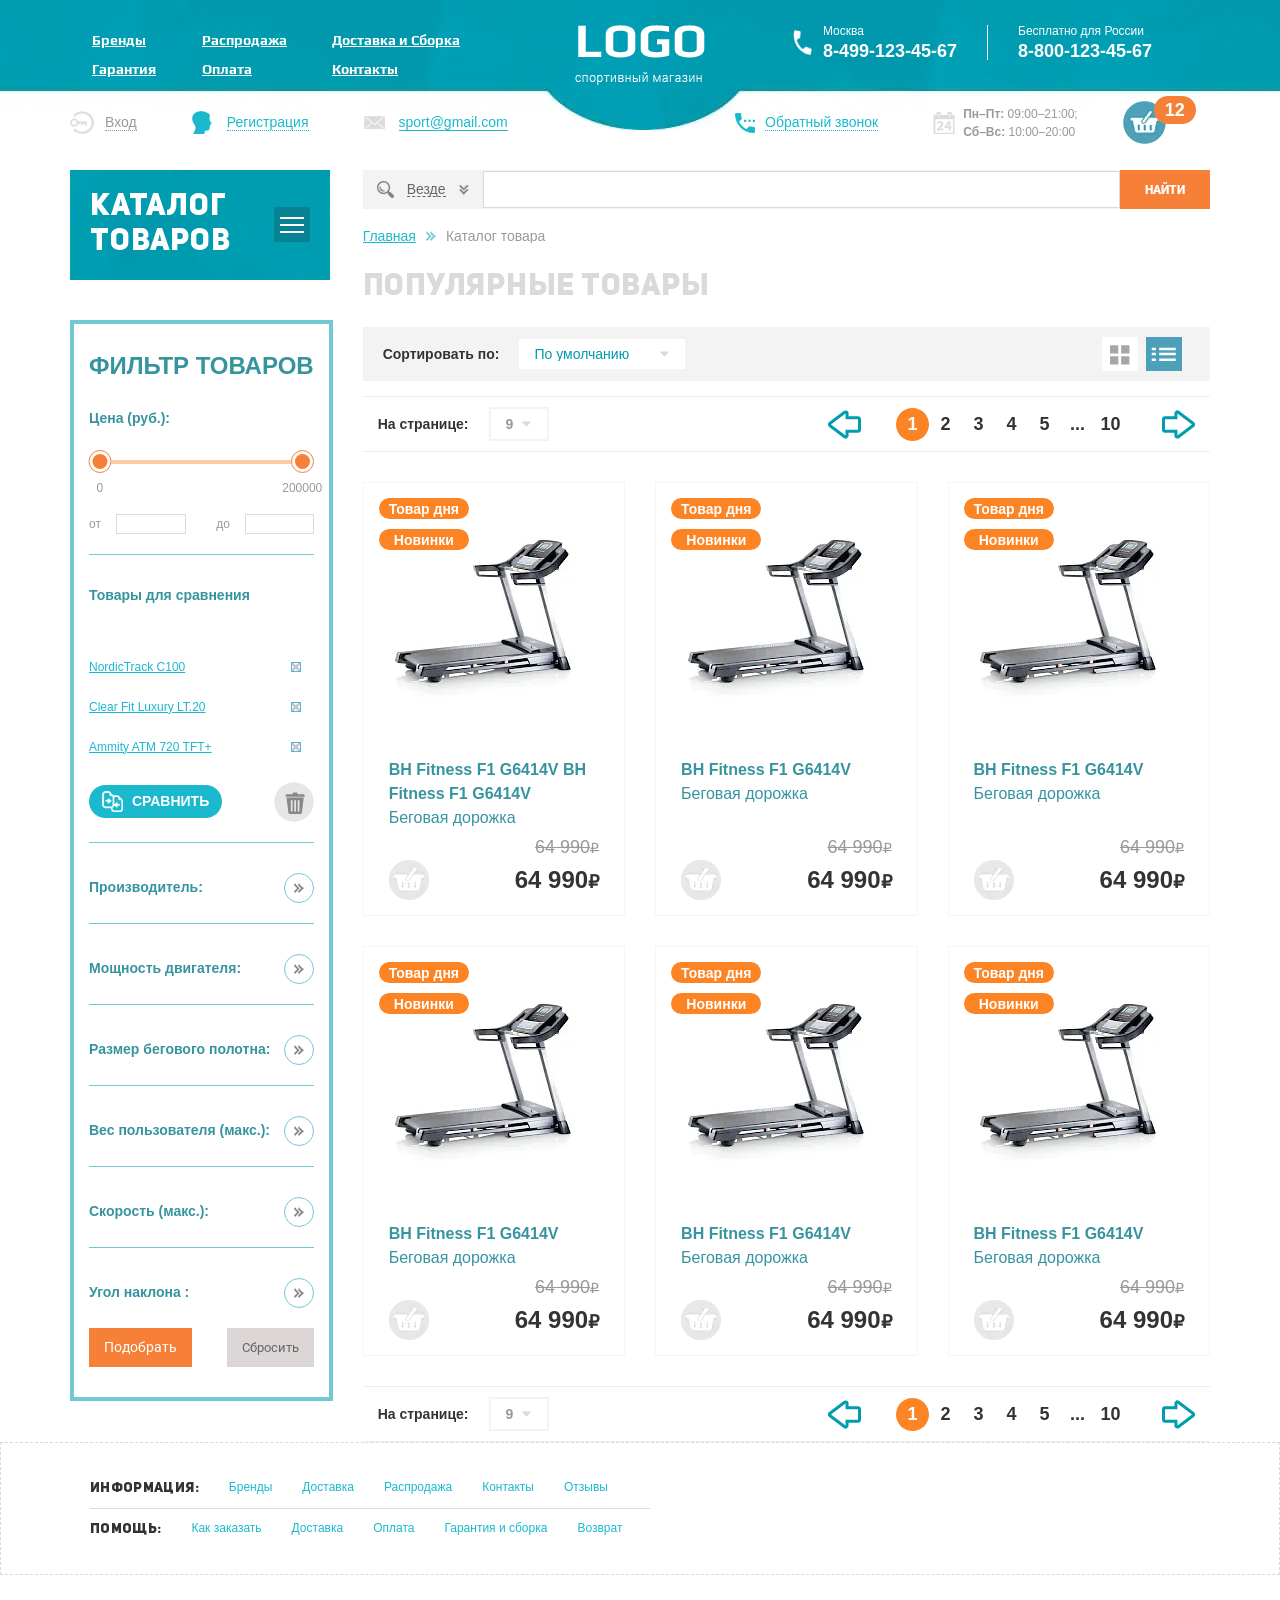
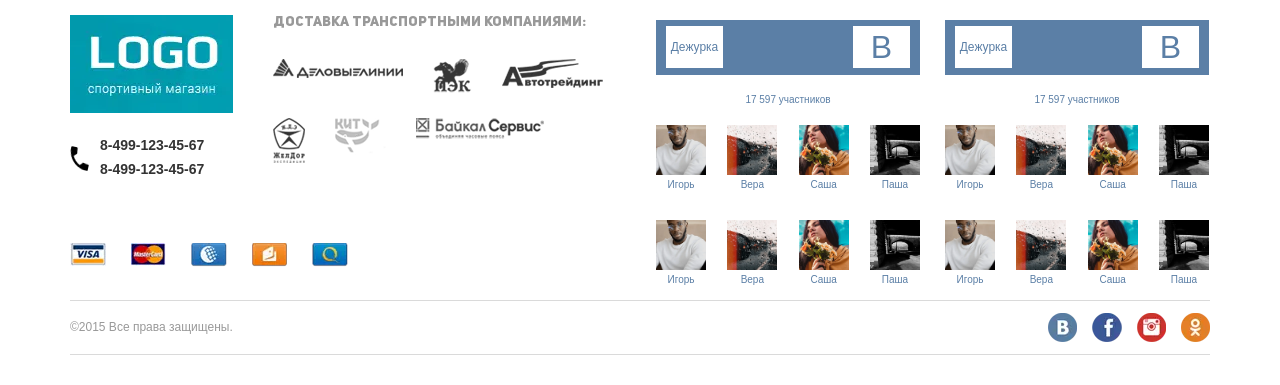
<file: catalog.html>
<!DOCTYPE html><html lang="ru"> <head>	<title>Каталог</title>	<meta charset="UTF-8">	<meta name="format-detection" content="telephone=no">	<link rel="stylesheet" href="css/style.min.css">	<link rel="shortcut icon" href="favicon.ico">	<!-- <meta name="robots" content="noindex, nofollow"> -->	<!-- <meta name="viewport" content="width=device-width, initial-scale=1.0, maximum-scale=1.0, user-scalable=0"> -->	<meta name="viewport" content="width=device-width, initial-scale=1.0"></head><body>	<div class="wrapper">		<header class="header _lp">	<div class="header__content _container">		<div class="header__top top-header">			<div class="top-header__column">				<div class="top-header__menu menu">					<div class="menu__icon icon-menu">						<span></span>						<span></span>						<span></span>					</div>					<nav class="menu__body">						<ul class="menu__list">							<li><a href="catalog.html" class="menu__link">Бренды</a></li>							<li><a href="product.html" class="menu__link">Распродажа</a></li>							<li><a href="checkout.html" class="menu__link">Доставка и Сборка</a></li>						</ul>						<ul class="menu__list">							<li><a href="" class="menu__link">Гарантия</a></li>							<li><a href="" class="menu__link">Оплата</a></li>							<li><a href="" class="menu__link">Контакты</a></li>						</ul>					</nav>				</div>			</div>			<div class="top-header__column">				<a href="" class="header__logo"><img src="img/header/logo.webp" alt=""></a>			</div>			<div class="top-header__column">				<div class="top-header__contacts contacts-top">					<div class="contacts-top__column">						<div class="contacts-top__item contacts-top__item_icon">							<div class="contacts-top__title">Москва</div>							<a href="tel:84991234567" class="contacts-top__tel">8-499-123-45-67</a>						</div>					</div>					<div class="contacts-top__column">						<div class="contacts-top__item">							<div class="contacts-top__title">Бесплатно для России</div>							<a href="tel:88001234567" class="contacts-top__tel">8-800-123-45-67</a>						</div>					</div>				</div>			</div>		</div>		<div class="header__footer footer-header">			<div class="footer-header__column">				<ul data-da="menu__body,0,520" class="footer-header__motion motion-footer">					<li><a href="" class="motion-footer__login"><span>Вход</span></a></li>					<li><a href="" class="motion-footer__registry"><span>Регистрация</span></a></li>					<li><a href="mailto:sport@gmail.com" class="motion-footer__mail"><span>sport@gmail.com</span></a></li>				</ul>			</div>			<div class="footer-header__column">				<div data-da="menu__body,2,520" class="footer-header__entry entry-footer">					<div class="entry-footer__column">						<a href="" class="entry-footer__telback"><span>Обратный звонок</span></a>					</div>					<div class="entry-footer__column">						<div class="entry-footer__timing">							<p><span>Пн–Пт:</span> 09:00–21:00;</p>							<p><span>Сб–Вс:</span> 10:00–20:00</p>						</div>					</div>					<div class="entry-footer__column">						<a target="_blank" href="checkout.html" class="entry-footer__cart">							<span>12</span>						</a>					</div>				</div>			</div>		</div>	</div></header>		<main class="page">			<div class="page__container _container">				<aside class="page__side">					<nav class="page__menu menu-page">						<div class="menu-page__header">							<div class="menu-page__title">Каталог товаров</div>							<div class="menu-page__burger">								<div class="menu-page__box ">									<span></span>									<span></span>									<span></span>								</div>							</div>						</div>						<div class="menu-page__body">							<ul class="menu-page__list">								<li class="menu-page__tab">									<a href="" class="menu-page__link">Беговые дорожки</a>									<div class="menu-page__submenu submenu-page">										<div class="submenu-page__item">											<ul class="submenu-page__menu">												<li><a href="" class="submenu-page__link">Всепогодный</a></li>												<li><a href="" class="submenu-page__link">Для помещений</a></li>												<li><a href="" class="submenu-page__link">Профессиональный</a></li>												<li><a href="" class="submenu-page__link">Любительский</a></li>											</ul>											<div class="submenu-page__product">												<div class="item-product">													<div class="item-product__title">														<div class="item-product__subtitle">Товар дня</div>														<div class="item-product__subtitle">Новинки</div>													</div>													<a href="" class="item-product__image">														<picture><source srcset="img/image/01.webp" type="image/webp"><img src="img/image/01.jpg" alt=""></picture>													</a>													<div class="item-product__block">														<a href="" class="item-product__text">															Домашний теннисный стол Donic Indoor Roller 800 Green														</a>														<div class="item-product__footer">															<div class="item-product__old-price rub">64 990</div>															<a href="" class="item-product__add"></a>															<div class="item-product__price rub">64 990</div>														</div>													</div>												</div>											</div>										</div>									</div>								</li>								<li><a href="" class="menu-page__link">Эллиптические тренажеры</a></li>								<li><a href="" class="menu-page__link">Велотренажеры</a></li>								<li><a href="" class="menu-page__link">Гребные тренажеры</a></li>								<li class="menu-page__tab">									<a href="" class="menu-page__link">Вибромассажеры</a>									<div class="menu-page__submenu submenu-page">										<div class="submenu-page__item">											<ul class="submenu-page__menu">												<li><a href="" class="submenu-page__link">Всепогодный</a></li>												<li><a href="" class="submenu-page__link">Для помещений</a></li>												<li><a href="" class="submenu-page__link">Профессиональный</a></li>												<li><a href="" class="submenu-page__link">Любительский</a></li>											</ul>											<div class="submenu-page__product">												<div class="item-product">													<div class="item-product__title">														<div class="item-product__subtitle">Товар дня</div>													</div>													<a href="" class="item-product__image">														<picture><source srcset="img/image/01.webp" type="image/webp"><img src="img/image/01.jpg" alt=""></picture>													</a>													<div class="item-product__block">														<a href="" class="item-product__text">															Домашний теннисный стол Donic Indoor Roller 800 Green														</a>														<div class="item-product__footer">															<div class="item-product__old-price rub">64 990</div>															<a href="" class="item-product__add"></a>															<div class="item-product__price rub">64 990</div>														</div>													</div>												</div>											</div>										</div>									</div>								</li>								<li><a href="" class="menu-page__link">Теннисные столы</a></li>								<li><a href="" class="menu-page__link">Баскетбол</a></li>								<li><a href="" class="menu-page__link">Массажные кресла</a></li>								<li><a href="" class="menu-page__link">Массажные столы</a></li>								<li><a href="" class="menu-page__link">Силовые тренажеры</a></li>								<li class="menu-page__tab">									<a href="" class="menu-page__link">Батуты</a>									<div class="menu-page__submenu submenu-page">										<div class="submenu-page__item">											<ul class="submenu-page__menu">												<li><a href="" class="submenu-page__link">Всепогодный</a></li>												<li><a href="" class="submenu-page__link">Для помещений</a></li>												<li><a href="" class="submenu-page__link">Профессиональный</a></li>												<li><a href="" class="submenu-page__link">Любительский</a></li>											</ul>											<div class="submenu-page__product">												<div class="item-product">													<div class="item-product__title">														<div class="item-product__subtitle">Товар дня</div>														<div class="item-product__subtitle">Новинки</div>													</div>													<a href="" class="item-product__image">														<picture><source srcset="img/image/01.webp" type="image/webp"><img src="img/image/01.jpg" alt=""></picture>													</a>													<div class="item-product__block">														<a href="" class="item-product__text">															Домашний теннисный стол Donic Indoor Roller 800 Green														</a>														<div class="item-product__footer">															<div class="item-product__old-price rub">64 990</div>															<a href="" class="item-product__add"></a>															<div class="item-product__price rub">64 990</div>														</div>													</div>												</div>											</div>										</div>									</div>								</li>								<li class="menu-page__tab">									<a href="" class="menu-page__link">Детские городки</a>									<div class="menu-page__submenu submenu-page">										<div class="submenu-page__item">											<ul class="submenu-page__menu">												<li><a href="" class="submenu-page__link">Всепогодный</a></li>												<li><a href="" class="submenu-page__link">Для помещений</a></li>												<li><a href="" class="submenu-page__link">Профессиональный</a></li>												<li><a href="" class="submenu-page__link">Любительский</a></li>											</ul>											<div class="submenu-page__product">												<div class="item-product">													<div class="item-product__title">														<div class="item-product__subtitle">Товар дня</div>													</div>													<a href="" class="item-product__image">														<picture><source srcset="img/image/01.webp" type="image/webp"><img src="img/image/01.jpg" alt=""></picture>													</a>													<div class="item-product__block">														<a href="" class="item-product__text">															Домашний теннисный стол Donic Indoor Roller 800 Green														</a>														<div class="item-product__footer">															<div class="item-product__old-price rub">64 990</div>															<a href="" class="item-product__add"></a>															<div class="item-product__price rub">64 990</div>														</div>													</div>												</div>											</div>										</div>									</div>								</li>								<li><a href="" class="menu-page__link">Дачная мебель</a></li>								<li><a href="" class="menu-page__link">Уличные спортивные комплексы</a></li>								<li><a href="" class="menu-page__link">Аксессуары</a></li>							</ul>						</div>					</nav>					<form action="#" class="filter">						<div class="filter__title">Фильтр товаров</div>						<div class="filter__block">							<div class="filter__body _spollers">								<div class="filter__section section-filter">									<div class="section-filter__title">Цена (руб.):</div>									<div class="section-filter__body price-filter">										<div class="price-filter">											<div class="price-filter__slider"></div>											<div class="price-filter__values values-price-filter">												<div class="values-price-filter__column">													<div class="values-price-filter__lable">от</div>													<div class="values-price-filter__input">														<input id="price-start" autocomplete="off" type="text" name="form[]"															class="input">													</div>												</div>												<div class="values-price-filter__column">													<div class="values-price-filter__lable">до</div>													<div class="values-price-filter__input">														<input id="price-end" autocomplete="off" type="text" name="form[]"															class="input">													</div>												</div>											</div>										</div>									</div>								</div>								<div class="filter__section section-filter">									<div class="section-filter__title">Товары для сравнения</div>									<div class="section-filter__body">										<div class="compare-filter">											<div class="compare-filter__items">												<div class="compare-filter__item">													<a href="" class="compare-filter__link">NordicTrack C100</a>													<a href="" class="compare-filter__remove"></a>												</div>												<div class="compare-filter__item">													<a href="" class="compare-filter__link">Clear Fit Luxury LT.20</a>													<a href="" class="compare-filter__remove"></a>												</div>												<div class="compare-filter__item">													<a href="" class="compare-filter__link">Ammity ATM 720 TFT+</a>													<a href="" class="compare-filter__remove"></a>												</div>											</div>											<div class="compare-filter__footer">												<a href="" class="compare-filter__button btn"><span>Сравнить</span></a>												<a href="" class="compare-filter__clean"></a>											</div>										</div>									</div>								</div>								<div class="filter__section section-filter">									<div class="section-filter__title _spoller">Производитель:</div>									<div class="section-filter__body">										<label class="section-filter__checkbox checkbox">											<input data-error="Ошибка" class="checkbox__input" type="checkbox" value="1"												name="form[]">											<span class="checkbox__text"><span>Сlear-fit</span></span>										</label>										<label class="section-filter__checkbox checkbox">											<input data-error="Ошибка" class="checkbox__input" type="checkbox" value="1"												name="form[]">											<span class="checkbox__text"><span>Diadora</span></span>										</label>										<label class="section-filter__checkbox checkbox">											<input data-error="Ошибка" class="checkbox__input" type="checkbox" value="1"												name="form[]">											<span class="checkbox__text"><span>Hasttings</span></span>										</label>										<label class="section-filter__checkbox checkbox">											<input data-error="Ошибка" class="checkbox__input" type="checkbox" value="1"												name="form[]">											<span class="checkbox__text"><span>Carbon-fitness</span></span>										</label>										<label class="section-filter__checkbox checkbox">											<input data-error="Ошибка" class="checkbox__input" type="checkbox" value="1"												name="form[]">											<span class="checkbox__text"><span>Nordic Track</span></span>										</label>									</div>								</div>								<div class="filter__section section-filter">									<div class="section-filter__title _spoller">Мощность двигателя:</div>									<div class="section-filter__body">										<label class="section-filter__checkbox checkbox">											<input data-error="Ошибка" class="checkbox__input" type="checkbox" value="1"												name="form[]">											<span class="checkbox__text"><span>Сlear-fit</span></span>										</label>										<label class="section-filter__checkbox checkbox">											<input data-error="Ошибка" class="checkbox__input" type="checkbox" value="1"												name="form[]">											<span class="checkbox__text"><span>Diadora</span></span>										</label>										<label class="section-filter__checkbox checkbox">											<input data-error="Ошибка" class="checkbox__input" type="checkbox" value="1"												name="form[]">											<span class="checkbox__text"><span>Hasttings</span></span>										</label>										<label class="section-filter__checkbox checkbox">											<input data-error="Ошибка" class="checkbox__input" type="checkbox" value="1"												name="form[]">											<span class="checkbox__text"><span>Carbon-fitness</span></span>										</label>										<label class="section-filter__checkbox checkbox">											<input data-error="Ошибка" class="checkbox__input" type="checkbox" value="1"												name="form[]">											<span class="checkbox__text"><span>Nordic Track</span></span>										</label>									</div>								</div>								<div class="filter__section section-filter">									<div class="section-filter__title _spoller">Размер бегового полотна:</div>									<div class="section-filter__body">										<label class="section-filter__checkbox checkbox">											<input data-error="Ошибка" class="checkbox__input" type="checkbox" value="1"												name="form[]">											<span class="checkbox__text"><span>Сlear-fit</span></span>										</label>										<label class="section-filter__checkbox checkbox">											<input data-error="Ошибка" class="checkbox__input" type="checkbox" value="1"												name="form[]">											<span class="checkbox__text"><span>Diadora</span></span>										</label>										<label class="section-filter__checkbox checkbox">											<input data-error="Ошибка" class="checkbox__input" type="checkbox" value="1"												name="form[]">											<span class="checkbox__text"><span>Hasttings</span></span>										</label>										<label class="section-filter__checkbox checkbox">											<input data-error="Ошибка" class="checkbox__input" type="checkbox" value="1"												name="form[]">											<span class="checkbox__text"><span>Carbon-fitness</span></span>										</label>										<label class="section-filter__checkbox checkbox">											<input data-error="Ошибка" class="checkbox__input" type="checkbox" value="1"												name="form[]">											<span class="checkbox__text"><span>Nordic Track</span></span>										</label>									</div>								</div>								<div class="filter__section section-filter">									<div class="section-filter__title _spoller">Вес пользователя (макс.):</div>									<div class="section-filter__body">										<label class="section-filter__checkbox checkbox">											<input data-error="Ошибка" class="checkbox__input" type="checkbox" value="1"												name="form[]">											<span class="checkbox__text"><span>Сlear-fit</span></span>										</label>										<label class="section-filter__checkbox checkbox">											<input data-error="Ошибка" class="checkbox__input" type="checkbox" value="1"												name="form[]">											<span class="checkbox__text"><span>Diadora</span></span>										</label>										<label class="section-filter__checkbox checkbox">											<input data-error="Ошибка" class="checkbox__input" type="checkbox" value="1"												name="form[]">											<span class="checkbox__text"><span>Hasttings</span></span>										</label>										<label class="section-filter__checkbox checkbox">											<input data-error="Ошибка" class="checkbox__input" type="checkbox" value="1"												name="form[]">											<span class="checkbox__text"><span>Carbon-fitness</span></span>										</label>										<label class="section-filter__checkbox checkbox">											<input data-error="Ошибка" class="checkbox__input" type="checkbox" value="1"												name="form[]">											<span class="checkbox__text"><span>Nordic Track</span></span>										</label>									</div>								</div>								<div class="filter__section section-filter">									<div class="section-filter__title _spoller">Скорость (макс.):</div>									<div class="section-filter__body">										<label class="section-filter__checkbox checkbox">											<input data-error="Ошибка" class="checkbox__input" type="checkbox" value="1"												name="form[]">											<span class="checkbox__text"><span>Сlear-fit</span></span>										</label>										<label class="section-filter__checkbox checkbox">											<input data-error="Ошибка" class="checkbox__input" type="checkbox" value="1"												name="form[]">											<span class="checkbox__text"><span>Diadora</span></span>										</label>										<label class="section-filter__checkbox checkbox">											<input data-error="Ошибка" class="checkbox__input" type="checkbox" value="1"												name="form[]">											<span class="checkbox__text"><span>Hasttings</span></span>										</label>										<label class="section-filter__checkbox checkbox">											<input data-error="Ошибка" class="checkbox__input" type="checkbox" value="1"												name="form[]">											<span class="checkbox__text"><span>Carbon-fitness</span></span>										</label>										<label class="section-filter__checkbox checkbox">											<input data-error="Ошибка" class="checkbox__input" type="checkbox" value="1"												name="form[]">											<span class="checkbox__text"><span>Nordic Track</span></span>										</label>									</div>								</div>								<div class="filter__section section-filter">									<div class="section-filter__title _spoller">Угол наклона :</div>									<div class="section-filter__body">										<label class="section-filter__checkbox checkbox">											<input data-error="Ошибка" class="checkbox__input" type="checkbox" value="1"												name="form[]">											<span class="checkbox__text"><span>нет регулировки</span></span>										</label>										<label class="section-filter__checkbox checkbox">											<input data-error="Ошибка" class="checkbox__input" type="checkbox" value="1"												name="form[]">											<span class="checkbox__text"><span>механическая</span></span>										</label>										<label class="section-filter__checkbox checkbox">											<input data-error="Ошибка" class="checkbox__input" type="checkbox" value="1"												name="form[]">											<span class="checkbox__text"><span>электронная</span></span>										</label>									</div>								</div>							</div>							<div class="filter__footer">								<button type="submit" class="filter__btn btn">Подобрать</button>								<button type="reset" class="filter__btn filter__btn_grey">Сбросить</button>							</div>						</div>					</form>				</aside>				<section class="page__body">					<form action="#" class="page__scan scan-page">						<div class="scan-page__elect">							<div class="scan-page__title"><span>Везде</span><span data-text="Выбрано:"									class="scan-page__amount"></span>							</div>							<div class="scan-page__class class-scan">								<div class="class-scan__row">									<div class="class-scan__column">										<ul class="class-scan__list">											<li>												<label class="class-scan__checkbox checkbox">													<input data-error="Ошибка" class="checkbox__input" type="checkbox" value="1"														name="form[]">													<span class="checkbox__text"><span>Беговые дорожки</span></span>												</label>											</li>											<li>												<label class="class-scan__checkbox checkbox">													<input data-error="Ошибка" class="checkbox__input" type="checkbox" value="1"														name="form[]">													<span class="checkbox__text"><span>Эллиптические тренажеры</span></span>												</label>											</li>											<li>												<label class="class-scan__checkbox checkbox">													<input data-error="Ошибка" class="checkbox__input" type="checkbox" value="1"														name="form[]">													<span class="checkbox__text"><span>Велотренажеры</span></span>												</label>											</li>											<li>												<label class="class-scan__checkbox checkbox">													<input data-error="Ошибка" class="checkbox__input" type="checkbox" value="1"														name="form[]">													<span class="checkbox__text"><span>Гребные тренажеры</span></span>												</label>											</li>											<li>												<label class="class-scan__checkbox checkbox">													<input data-error="Ошибка" class="checkbox__input" type="checkbox" value="1"														name="form[]">													<span class="checkbox__text"><span>Вибромассажеры</span></span>												</label>											</li>										</ul>									</div>									<div class="class-scan__column">										<ul class="class-scan__list">											<li>												<label class="class-scan__checkbox checkbox">													<input data-error="Ошибка" class="checkbox__input" type="checkbox" value="1"														name="form[]">													<span class="checkbox__text"><span>Теннисные столы</span></span>												</label>											</li>											<li>												<label class="class-scan__checkbox checkbox">													<input data-error="Ошибка" class="checkbox__input" type="checkbox" value="1"														name="form[]">													<span class="checkbox__text"><span>Баскетбольные щиты и стойки</span></span>												</label>											</li>											<li>												<label class="class-scan__checkbox checkbox">													<input data-error="Ошибка" class="checkbox__input" type="checkbox" value="1"														name="form[]">													<span class="checkbox__text"><span>Массажные кресла</span></span>												</label>											</li>											<li>												<label class="class-scan__checkbox checkbox">													<input data-error="Ошибка" class="checkbox__input" type="checkbox" value="1"														name="form[]">													<span class="checkbox__text"><span>Массажные столы</span></span>												</label>											</li>											<li>												<label class="class-scan__checkbox checkbox">													<input data-error="Ошибка" class="checkbox__input" type="checkbox" value="1"														name="form[]">													<span class="checkbox__text"><span>Силовые тренажеры</span></span>												</label>											</li>										</ul>									</div>									<div class="class-scan__column">										<ul class="class-scan__list">											<li>												<label class="class-scan__checkbox checkbox">													<input data-error="Ошибка" class="checkbox__input" type="checkbox" value="1"														name="form[]">													<span class="checkbox__text"><span>Батуты</span></span>												</label>											</li>											<li>												<label class="class-scan__checkbox checkbox">													<input data-error="Ошибка" class="checkbox__input" type="checkbox" value="1"														name="form[]">													<span class="checkbox__text"><span>Детские городки</span></span>												</label>											</li>											<li>												<label class="class-scan__checkbox checkbox">													<input data-error="Ошибка" class="checkbox__input" type="checkbox" value="1"														name="form[]">													<span class="checkbox__text"><span>Дачная мебель</span></span>												</label>											</li>											<li>												<label class="class-scan__checkbox checkbox">													<input data-error="Ошибка" class="checkbox__input" type="checkbox" value="1"														name="form[]">													<span class="checkbox__text"><span>Уличные спортивные комплексы</span></span>												</label>											</li>											<li>												<label class="class-scan__checkbox checkbox">													<input data-error="Ошибка" class="checkbox__input" type="checkbox" value="1"														name="form[]">													<span class="checkbox__text"><span>Аксессуары</span></span>												</label>											</li>										</ul>									</div>								</div>							</div>						</div>						<div class="scan-page__input">							<input autocomplete="off" type="text" name="form[]" data-error="Ошибка" data-value=""								class="input">						</div>						<button type="submit" class="scan-page__btn btn">Найти</button>					</form>					<nav class="breadsrumbs">						<ul class="breadsrumbs__list">							<li><a href="index.html" class="breadsrumbs__link">Главная</a></li>							<li><span class="breadsrumbs__item">Каталог товара</span></li>						</ul>					</nav>					<div class="catalog">						<div class="page__title">Популярные товары</div>						<div class="catalog__actions actions-catalog">							<div class="actions-catalog__order order-catalog">								<div class="order-catalog__label">Сортировать по:</div>								<div class="order-catalog__select">									<select name="form[]" class="form">										<option value="1" selected="selected">По умолчанию</option>										<option value="2">По цене</option>										<option value="3">По названию</option>									</select>								</div>							</div>							<div class="actions-catalog__view view-catalog">								<div class="view-catalog__item view-catalog__item_grid"></div>								<div class="view-catalog__item view-catalog__item_list"></div>							</div>						</div>						<div class="catalog__navi navi-catalog navi-catalog_top">							<div class="navi-catalog__show show-catalog">								<div class="show-catalog__label">На странице:</div>								<div class="show-catalog__select">									<select name="form[]" class="show">										<option value="1" selected="selected">9</option>										<option value="2">18</option>										<option value="3">24</option>										<option value="4">48</option>									</select>								</div>							</div>							<div class="navi-catalog__page">								<div class="pagging">	<a href="" class="pagging__arrow"></a>	<ul class="pagging__list">		<li>			<a href="" class="pagging__item _active">1</a>		</li>		<li>			<a href="" class="pagging__item">2</a>		</li>		<li>			<a href="" class="pagging__item">3</a>		</li>		<li>			<a href="" class="pagging__item">4</a>		</li>		<li>			<a href="" class="pagging__item">5</a>		</li>		<li>			<a href="" class="pagging__item">...</a>		</li>		<li>			<a href="" class="pagging__item">10</a>		</li>	</ul>	<a href="" class="pagging__arrow"></a></div>							</div>						</div>						<div class="catalog__goods items-goods">							<div class="items-goods__column">								<div class="item-product">									<div class="item-product__title">										<div class="item-product__subtitle">Товар дня</div>										<div class="item-product__subtitle">Новинки</div>									</div>									<a href="" class="item-product__image">										<picture><source srcset="img/image/02.webp" type="image/webp"><img src="img/image/02.jpg" alt=""></picture>									</a>									<div class="item-product__block">										<a href="" class="item-product__text">											<span>BH Fitness F1 G6414V BH Fitness F1 G6414V</span> Беговая дорожка										</a>										<div class="item-product__footer">											<div class="item-product__old-price rub">64 990</div>											<a href="" class="item-product__add"></a>											<div class="item-product__price rub">64 990</div>										</div>									</div>									<div class="item-product__aside aside-product">										<div class="aside-product__title">											<span>BH Fitness F1 G6414V</span> Беговая дорожка										</div>										<div class="aside-product__specification specification-aside">											<div class="specification-aside__item">												<div class="specification-aside__title">Тип беговой дорожки:</div>												<div class="specification-aside__subtitle">Электрическая</div>											</div>											<div class="specification-aside__item">												<div class="specification-aside__title">Скорость движения (км/ч):</div>												<div class="specification-aside__subtitle">22</div>											</div>											<div class="specification-aside__item">												<div class="specification-aside__title">Складывание:</div>												<div class="specification-aside__subtitle">Есть</div>											</div>										</div>										<a href="" class="aside-product__cart"></a>										<div class="aside-product__footer">											<div class="aside-product__old-price rub">64 990</div>											<div class="aside-product__stock">в наличии</div>											<div class="aside-product__price rub">64 990</div>										</div>									</div>								</div>							</div>							<div class="items-goods__column">								<div class="item-product">									<div class="item-product__title">										<div class="item-product__subtitle">Товар дня</div>										<div class="item-product__subtitle">Новинки</div>									</div>									<a href="" class="item-product__image">										<picture><source srcset="img/image/02.webp" type="image/webp"><img src="img/image/02.jpg" alt=""></picture>									</a>									<div class="item-product__block">										<a href="" class="item-product__text">											<span>BH Fitness F1 G6414V</span> Беговая дорожка										</a>										<div class="item-product__footer">											<div class="item-product__old-price rub">64 990</div>											<a href="" class="item-product__add"></a>											<div class="item-product__price rub">64 990</div>										</div>									</div>									<div class="item-product__aside aside-product">										<div class="aside-product__title">											<span>BH Fitness F1 G6414V</span> Беговая дорожка										</div>										<div class="aside-product__specification specification-aside">											<div class="specification-aside__item">												<div class="specification-aside__title">Тип беговой дорожки:</div>												<div class="specification-aside__subtitle">Электрическая</div>											</div>											<div class="specification-aside__item">												<div class="specification-aside__title">Скорость движения (км/ч):</div>												<div class="specification-aside__subtitle">22</div>											</div>											<div class="specification-aside__item">												<div class="specification-aside__title">Складывание:</div>												<div class="specification-aside__subtitle">Есть</div>											</div>										</div>										<a href="" class="aside-product__cart"></a>										<div class="aside-product__footer">											<div class="aside-product__old-price rub">64 990</div>											<div class="aside-product__stock">в наличии</div>											<div class="aside-product__price rub">64 990</div>										</div>									</div>								</div>							</div>							<div class="items-goods__column">								<div class="item-product">									<div class="item-product__title">										<div class="item-product__subtitle">Товар дня</div>										<div class="item-product__subtitle">Новинки</div>									</div>									<a href="" class="item-product__image">										<picture><source srcset="img/image/02.webp" type="image/webp"><img src="img/image/02.jpg" alt=""></picture>									</a>									<div class="item-product__block">										<a href="" class="item-product__text">											<span>BH Fitness F1 G6414V</span> Беговая дорожка										</a>										<div class="item-product__footer">											<div class="item-product__old-price rub">64 990</div>											<a href="" class="item-product__add"></a>											<div class="item-product__price rub">64 990</div>										</div>									</div>									<div class="item-product__aside aside-product">										<div class="aside-product__title">											<span>BH Fitness F1 G6414V</span> Беговая дорожка										</div>										<div class="aside-product__specification specification-aside">											<div class="specification-aside__item">												<div class="specification-aside__title">Тип беговой дорожки:</div>												<div class="specification-aside__subtitle">Электрическая</div>											</div>											<div class="specification-aside__item">												<div class="specification-aside__title">Скорость движения (км/ч):</div>												<div class="specification-aside__subtitle">22</div>											</div>											<div class="specification-aside__item">												<div class="specification-aside__title">Складывание:</div>												<div class="specification-aside__subtitle">Есть</div>											</div>										</div>										<a href="" class="aside-product__cart"></a>										<div class="aside-product__footer">											<div class="aside-product__old-price rub">64 990</div>											<div class="aside-product__stock">в наличии</div>											<div class="aside-product__price rub">64 990</div>										</div>									</div>								</div>							</div>							<div class="items-goods__column">								<div class="item-product">									<div class="item-product__title">										<div class="item-product__subtitle">Товар дня</div>										<div class="item-product__subtitle">Новинки</div>									</div>									<a href="" class="item-product__image">										<picture><source srcset="img/image/02.webp" type="image/webp"><img src="img/image/02.jpg" alt=""></picture>									</a>									<div class="item-product__block">										<a href="" class="item-product__text">											<span>BH Fitness F1 G6414V</span> Беговая дорожка										</a>										<div class="item-product__footer">											<div class="item-product__old-price rub">64 990</div>											<a href="" class="item-product__add"></a>											<div class="item-product__price rub">64 990</div>										</div>									</div>									<div class="item-product__aside aside-product">										<div class="aside-product__title">											<span>BH Fitness F1 G6414V</span> Беговая дорожка										</div>										<div class="aside-product__specification specification-aside">											<div class="specification-aside__item">												<div class="specification-aside__title">Тип беговой дорожки:</div>												<div class="specification-aside__subtitle">Электрическая</div>											</div>											<div class="specification-aside__item">												<div class="specification-aside__title">Скорость движения (км/ч):</div>												<div class="specification-aside__subtitle">22</div>											</div>											<div class="specification-aside__item">												<div class="specification-aside__title">Складывание:</div>												<div class="specification-aside__subtitle">Есть</div>											</div>										</div>										<a href="" class="aside-product__cart"></a>										<div class="aside-product__footer">											<div class="aside-product__old-price rub">64 990</div>											<div class="aside-product__stock">в наличии</div>											<div class="aside-product__price rub">64 990</div>										</div>									</div>								</div>							</div>							<div class="items-goods__column">								<div class="item-product">									<div class="item-product__title">										<div class="item-product__subtitle">Товар дня</div>										<div class="item-product__subtitle">Новинки</div>									</div>									<a href="" class="item-product__image">										<picture><source srcset="img/image/02.webp" type="image/webp"><img src="img/image/02.jpg" alt=""></picture>									</a>									<div class="item-product__block">										<a href="" class="item-product__text">											<span>BH Fitness F1 G6414V</span> Беговая дорожка										</a>										<div class="item-product__footer">											<div class="item-product__old-price rub">64 990</div>											<a href="" class="item-product__add"></a>											<div class="item-product__price rub">64 990</div>										</div>									</div>									<div class="item-product__aside aside-product">										<div class="aside-product__title">											<span>BH Fitness F1 G6414V</span> Беговая дорожка										</div>										<div class="aside-product__specification specification-aside">											<div class="specification-aside__item">												<div class="specification-aside__title">Тип беговой дорожки:</div>												<div class="specification-aside__subtitle">Электрическая</div>											</div>											<div class="specification-aside__item">												<div class="specification-aside__title">Скорость движения (км/ч):</div>												<div class="specification-aside__subtitle">22</div>											</div>											<div class="specification-aside__item">												<div class="specification-aside__title">Складывание:</div>												<div class="specification-aside__subtitle">Есть</div>											</div>										</div>										<a href="" class="aside-product__cart"></a>										<div class="aside-product__footer">											<div class="aside-product__old-price rub">64 990</div>											<div class="aside-product__stock">в наличии</div>											<div class="aside-product__price rub">64 990</div>										</div>									</div>								</div>							</div>							<div class="items-goods__column">								<div class="item-product">									<div class="item-product__title">										<div class="item-product__subtitle">Товар дня</div>										<div class="item-product__subtitle">Новинки</div>									</div>									<a href="" class="item-product__image">										<picture><source srcset="img/image/02.webp" type="image/webp"><img src="img/image/02.jpg" alt=""></picture>									</a>									<div class="item-product__block">										<a href="" class="item-product__text">											<span>BH Fitness F1 G6414V</span> Беговая дорожка										</a>										<div class="item-product__footer">											<div class="item-product__old-price rub">64 990</div>											<a href="" class="item-product__add"></a>											<div class="item-product__price rub">64 990</div>										</div>									</div>									<div class="item-product__aside aside-product">										<div class="aside-product__title">											<span>BH Fitness F1 G6414V</span> Беговая дорожка										</div>										<div class="aside-product__specification specification-aside">											<div class="specification-aside__item">												<div class="specification-aside__title">Тип беговой дорожки:</div>												<div class="specification-aside__subtitle">Электрическая</div>											</div>											<div class="specification-aside__item">												<div class="specification-aside__title">Скорость движения (км/ч):</div>												<div class="specification-aside__subtitle">22</div>											</div>											<div class="specification-aside__item">												<div class="specification-aside__title">Складывание:</div>												<div class="specification-aside__subtitle">Есть</div>											</div>										</div>										<a href="" class="aside-product__cart"></a>										<div class="aside-product__footer">											<div class="aside-product__old-price rub">64 990</div>											<div class="aside-product__stock">в наличии</div>											<div class="aside-product__price rub">64 990</div>										</div>									</div>								</div>							</div>						</div>						<div class="catalog__navi navi-catalog">							<div class="navi-catalog__show show-catalog">								<div class="show-catalog__label">На странице:</div>								<div class="show-catalog__select">									<select name="form[]" class="show">										<option value="1" selected="selected">9</option>										<option value="2">18</option>										<option value="3">24</option>										<option value="4">48</option>									</select>								</div>							</div>							<div class="navi-catalog__page">								<div class="pagging">	<a href="" class="pagging__arrow"></a>	<ul class="pagging__list">		<li>			<a href="" class="pagging__item _active">1</a>		</li>		<li>			<a href="" class="pagging__item">2</a>		</li>		<li>			<a href="" class="pagging__item">3</a>		</li>		<li>			<a href="" class="pagging__item">4</a>		</li>		<li>			<a href="" class="pagging__item">5</a>		</li>		<li>			<a href="" class="pagging__item">...</a>		</li>		<li>			<a href="" class="pagging__item">10</a>		</li>	</ul>	<a href="" class="pagging__arrow"></a></div>							</div>						</div>					</div>				</section>			</div>			<section class="page__info-help info-help">				<div class="info-help__container _container">					<div class="info-help__block">						<div class="info-help__row">							<div class="info-help__line">								<ul class="info-help__list">									<li class="info-help__black">Информация:</li>									<li><a href="" class="info-help__link">Бренды</a></li>									<li><a href="" class="info-help__link">Доставка</a></li>									<li><a href="" class="info-help__link">Распродажа</a></li>									<li><a href="" class="info-help__link">Контакты</a></li>									<li><a href="" class="info-help__link">Отзывы</a></li>								</ul>							</div>							<div class="info-help__line">								<ul class="info-help__list">									<li class="info-help__black">Помощь:</li>									<li><a href="" class="info-help__link">Как заказать</a></li>									<li><a href="" class="info-help__link">Доставка</a></li>									<li><a href="" class="info-help__link">Оплата</a></li>									<li><a href="" class="info-help__link">Гарантия и сборка</a></li>									<li><a href="" class="info-help__link">Возврат</a></li>								</ul>							</div>						</div>					</div>				</div>			</section>		</main>		<footer class="footer">	<div class="footer__content _container">		<div class="footer__top">			<div class="footer__column">				<div class="footer__block-left block-left">					<div class="block-left__top top-left">						<div class="top-left__logo logo-left">							<a href="" class="logo-left__logotype"><picture><source srcset="img/icons/logotyp.webp" type="image/webp"><img src="img/icons/logotyp.png" alt=""></picture></a>							<div class="logo-left__tel">								<p><a href="tel:84991234567">8-499-123-45-67</a></p>								<p><a href="tel:84991234567">8-499-123-45-67</a></p>							</div>						</div>						<div class="top-left__company company-left">							<div class="company-left__title">Доставка транспортными компаниями:</div>							<div class="company-left__brand brand-left">								<div class="brand-left__logo"><picture><source srcset="img/company/01.webp" type="image/webp"><img src="img/company/01.png" alt=""></picture></div>								<div class="brand-left__logo"><picture><source srcset="img/company/02.webp" type="image/webp"><img src="img/company/02.png" alt=""></picture></div>								<div class="brand-left__logo"><picture><source srcset="img/company/03.webp" type="image/webp"><img src="img/company/03.png" alt=""></picture></div>								<div class="brand-left__logo"><picture><source srcset="img/company/04.webp" type="image/webp"><img src="img/company/04.png" alt=""></picture></div>								<div class="brand-left__logo"><picture><source srcset="img/company/05.webp" type="image/webp"><img src="img/company/05.png" alt=""></picture></div>								<div class="brand-left__logo"><picture><source srcset="img/company/06.webp" type="image/webp"><img src="img/company/06.png" alt=""></picture></div>							</div>						</div>					</div>					<div class="block-left__bottom bottom-left">						<div class="bottom-left__payment">							<div class="bottom-left__icon"><picture><source srcset="img/payment/viza.webp" type="image/webp"><img src="img/payment/viza.png" alt=""></picture></div>							<div class="bottom-left__icon"><picture><source srcset="img/payment/mc.webp" type="image/webp"><img src="img/payment/mc.png" alt=""></picture></div>							<div class="bottom-left__icon"><picture><source srcset="img/payment/wm.webp" type="image/webp"><img src="img/payment/wm.png" alt=""></picture></div>							<div class="bottom-left__icon"><picture><source srcset="img/payment/ym.webp" type="image/webp"><img src="img/payment/ym.png" alt=""></picture></div>							<div class="bottom-left__icon"><picture><source srcset="img/payment/qiwi.webp" type="image/webp"><img src="img/payment/qiwi.png" alt=""></picture></div>						</div>					</div>				</div>			</div>			<div class="footer__column">				<div class="footer__block-right block-right">					<div class="block-right__column">						<div class="block-right__item">							<div class="block-right__top top-right-block">								<div class="top-right-block__slogan">Дежурка</div>								<div class="top-right-block__vk">B</div>							</div>							<div class="block-right__title">17 597 участников</div>							<div class="block-right__row">								<div class="block-right__lineline-block-right">									<div class="line-block-right__user">										<div class="line-block-right__image _ibg"><picture><source srcset="img/vk/01.webp" type="image/webp"><img src="img/vk/01.png" alt=""></picture></div>										<div class="line-block-right__name">Игорь</div>									</div>									<div class="line-block-right__user">										<div class="line-block-right__image _ibg"><picture><source srcset="img/vk/02.webp" type="image/webp"><img src="img/vk/02.png" alt=""></picture></div>										<div class="line-block-right__name">Вера</div>									</div>									<div class="line-block-right__user">										<div class="line-block-right__image _ibg"><picture><source srcset="img/vk/03.webp" type="image/webp"><img src="img/vk/03.png" alt=""></picture></div>										<div class="line-block-right__name">Саша</div>									</div>									<div class="line-block-right__user">										<div class="line-block-right__image _ibg"><picture><source srcset="img/vk/04.webp" type="image/webp"><img src="img/vk/04.png" alt=""></picture></div>										<div class="line-block-right__name">Паша</div>									</div>								</div>								<div class="block-right__lineline-block-right">									<div class="line-block-right__user">										<div class="line-block-right__image _ibg"><picture><source srcset="img/vk/01.webp" type="image/webp"><img src="img/vk/01.png" alt=""></picture></div>										<div class="line-block-right__name">Игорь</div>									</div>									<div class="line-block-right__user">										<div class="line-block-right__image _ibg"><picture><source srcset="img/vk/02.webp" type="image/webp"><img src="img/vk/02.png" alt=""></picture></div>										<div class="line-block-right__name">Вера</div>									</div>									<div class="line-block-right__user">										<div class="line-block-right__image _ibg"><picture><source srcset="img/vk/03.webp" type="image/webp"><img src="img/vk/03.png" alt=""></picture></div>										<div class="line-block-right__name">Саша</div>									</div>									<div class="line-block-right__user">										<div class="line-block-right__image _ibg"><picture><source srcset="img/vk/04.webp" type="image/webp"><img src="img/vk/04.png" alt=""></picture></div>										<div class="line-block-right__name">Паша</div>									</div>								</div>							</div>						</div>					</div>					<div class="block-right__column">						<div class="block-right__item">							<div class="block-right__top top-right-block">								<div class="top-right-block__slogan">Дежурка</div>								<div class="top-right-block__vk">B</div>							</div>							<div class="block-right__title">17 597 участников</div>							<div class="block-right__row">								<div class="block-right__lineline-block-right">									<div class="line-block-right__user">										<div class="line-block-right__image _ibg"><picture><source srcset="img/vk/01.webp" type="image/webp"><img src="img/vk/01.png" alt=""></picture></div>										<div class="line-block-right__name">Игорь</div>									</div>									<div class="line-block-right__user">										<div class="line-block-right__image _ibg"><picture><source srcset="img/vk/02.webp" type="image/webp"><img src="img/vk/02.png" alt=""></picture></div>										<div class="line-block-right__name">Вера</div>									</div>									<div class="line-block-right__user">										<div class="line-block-right__image _ibg"><picture><source srcset="img/vk/03.webp" type="image/webp"><img src="img/vk/03.png" alt=""></picture></div>										<div class="line-block-right__name">Саша</div>									</div>									<div class="line-block-right__user">										<div class="line-block-right__image _ibg"><picture><source srcset="img/vk/04.webp" type="image/webp"><img src="img/vk/04.png" alt=""></picture></div>										<div class="line-block-right__name">Паша</div>									</div>								</div>								<div class="block-right__lineline-block-right">									<div class="line-block-right__user">										<div class="line-block-right__image _ibg"><picture><source srcset="img/vk/01.webp" type="image/webp"><img src="img/vk/01.png" alt=""></picture></div>										<div class="line-block-right__name">Игорь</div>									</div>									<div class="line-block-right__user">										<div class="line-block-right__image _ibg"><picture><source srcset="img/vk/02.webp" type="image/webp"><img src="img/vk/02.png" alt=""></picture></div>										<div class="line-block-right__name">Вера</div>									</div>									<div class="line-block-right__user">										<div class="line-block-right__image _ibg"><picture><source srcset="img/vk/03.webp" type="image/webp"><img src="img/vk/03.png" alt=""></picture></div>										<div class="line-block-right__name">Саша</div>									</div>									<div class="line-block-right__user">										<div class="line-block-right__image _ibg"><picture><source srcset="img/vk/04.webp" type="image/webp"><img src="img/vk/04.png" alt=""></picture></div>										<div class="line-block-right__name">Паша</div>									</div>								</div>							</div>						</div>					</div>				</div>			</div>		</div>		<div class="footer__bottom bottom-footer">			<div class="bottom-footer__police">©2015 Все права защищены.</div>			<div class="bottom-footer__social social-footer">				<a href="" class="social-footer__icon"><picture><source srcset="img/social/vk.webp" type="image/webp"><img src="img/social/vk.png" alt=""></picture></a>				<a href="" class="social-footer__icon"><picture><source srcset="img/social/facebook.webp" type="image/webp"><img src="img/social/facebook.png" alt=""></picture></a>				<a href="" class="social-footer__icon"><picture><source srcset="img/social/instagram.webp" type="image/webp"><img src="img/social/instagram.png" alt=""></picture></a>				<a href="" class="social-footer__icon"><picture><source srcset="img/social/od.webp" type="image/webp"><img src="img/social/od.png" alt=""></picture></a>			</div>		</div>	</div></footer>	</div>	<div class="popup popup_popup">	<div class="popup__content">		<div class="popup__body">			<div class="popup__close"></div>		</div>	</div></div><div class="popup popup_massagename-message">	<div class="popup__content">		<div class="popup__body">			<div class="popup__close"></div>		</div>	</div></div><div class="popup popup_video">	<div class="popup__content">		<div class="popup__body">			<div class="popup__close popup__close_video"></div>			<div class="popup__video _video"></div>		</div>	</div></div>	<!-- Swiper --><!-- <script src="https://unpkg.com/swiper/swiper-bundle.min.js"></script> --><script src="js/vendors.min.js"></script><script src="js/app.min.js"></script></body></html>
</file>
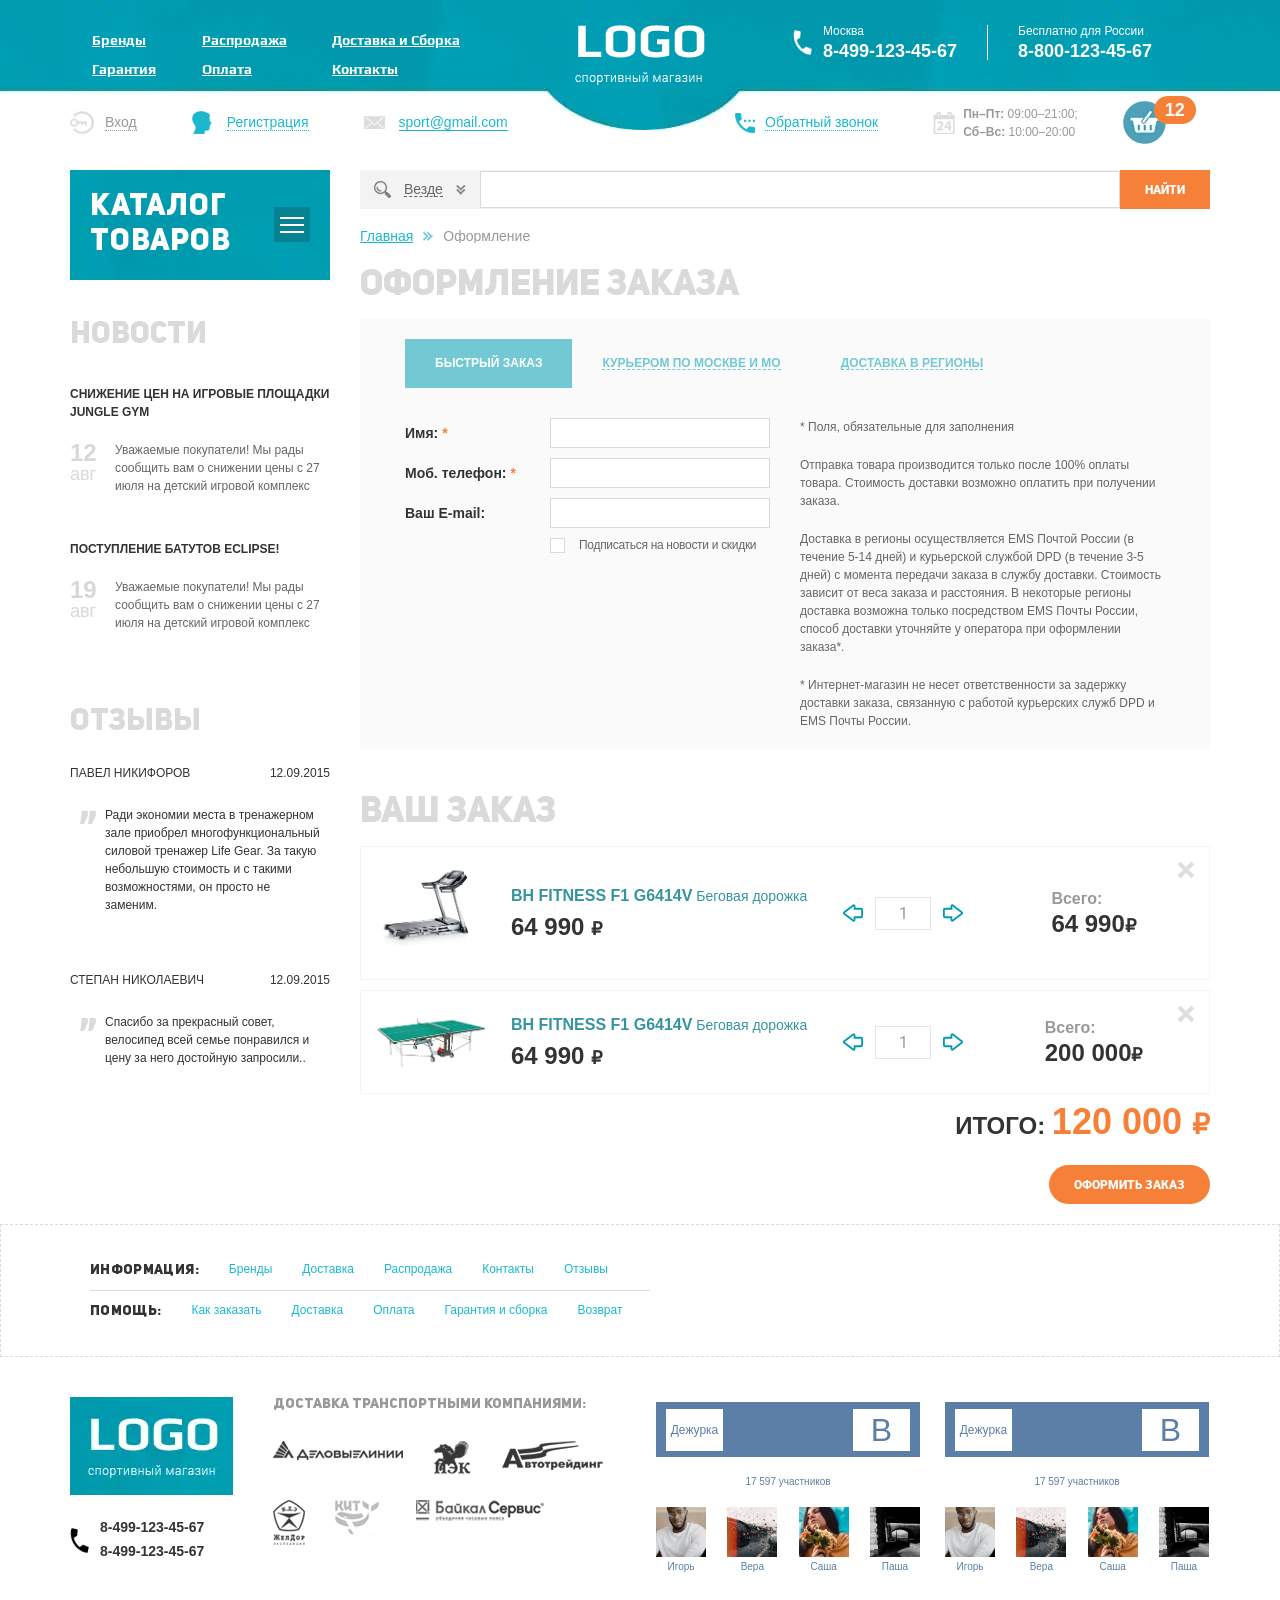
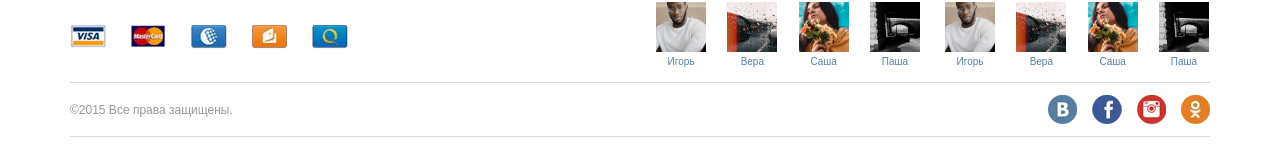
<file: checkout.html>
<!DOCTYPE html><html lang="ru"> <head>	<title>Корзина</title>	<meta charset="UTF-8">	<meta name="format-detection" content="telephone=no">	<link rel="stylesheet" href="css/style.min.css">	<link rel="shortcut icon" href="favicon.ico">	<!-- <meta name="robots" content="noindex, nofollow"> -->	<!-- <meta name="viewport" content="width=device-width, initial-scale=1.0, maximum-scale=1.0, user-scalable=0"> -->	<meta name="viewport" content="width=device-width, initial-scale=1.0"></head><body>	<div class="wrapper">		<header class="header _lp">	<div class="header__content _container">		<div class="header__top top-header">			<div class="top-header__column">				<div class="top-header__menu menu">					<div class="menu__icon icon-menu">						<span></span>						<span></span>						<span></span>					</div>					<nav class="menu__body">						<ul class="menu__list">							<li><a href="catalog.html" class="menu__link">Бренды</a></li>							<li><a href="product.html" class="menu__link">Распродажа</a></li>							<li><a href="checkout.html" class="menu__link">Доставка и Сборка</a></li>						</ul>						<ul class="menu__list">							<li><a href="" class="menu__link">Гарантия</a></li>							<li><a href="" class="menu__link">Оплата</a></li>							<li><a href="" class="menu__link">Контакты</a></li>						</ul>					</nav>				</div>			</div>			<div class="top-header__column">				<a href="" class="header__logo"><img src="img/header/logo.webp" alt=""></a>			</div>			<div class="top-header__column">				<div class="top-header__contacts contacts-top">					<div class="contacts-top__column">						<div class="contacts-top__item contacts-top__item_icon">							<div class="contacts-top__title">Москва</div>							<a href="tel:84991234567" class="contacts-top__tel">8-499-123-45-67</a>						</div>					</div>					<div class="contacts-top__column">						<div class="contacts-top__item">							<div class="contacts-top__title">Бесплатно для России</div>							<a href="tel:88001234567" class="contacts-top__tel">8-800-123-45-67</a>						</div>					</div>				</div>			</div>		</div>		<div class="header__footer footer-header">			<div class="footer-header__column">				<ul data-da="menu__body,0,520" class="footer-header__motion motion-footer">					<li><a href="" class="motion-footer__login"><span>Вход</span></a></li>					<li><a href="" class="motion-footer__registry"><span>Регистрация</span></a></li>					<li><a href="mailto:sport@gmail.com" class="motion-footer__mail"><span>sport@gmail.com</span></a></li>				</ul>			</div>			<div class="footer-header__column">				<div data-da="menu__body,2,520" class="footer-header__entry entry-footer">					<div class="entry-footer__column">						<a href="" class="entry-footer__telback"><span>Обратный звонок</span></a>					</div>					<div class="entry-footer__column">						<div class="entry-footer__timing">							<p><span>Пн–Пт:</span> 09:00–21:00;</p>							<p><span>Сб–Вс:</span> 10:00–20:00</p>						</div>					</div>					<div class="entry-footer__column">						<a target="_blank" href="checkout.html" class="entry-footer__cart">							<span>12</span>						</a>					</div>				</div>			</div>		</div>	</div></header>		<main class="page">			<div class="page__container _container">				<aside class="page__side">					<nav class="page__menu menu-page">						<div class="menu-page__header">							<div class="menu-page__title">Каталог товаров</div>							<div class="menu-page__burger">								<div class="menu-page__box ">									<span></span>									<span></span>									<span></span>								</div>							</div>						</div>						<div class="menu-page__body">							<ul class="menu-page__list">								<li class="menu-page__tab">									<a href="" class="menu-page__link">Беговые дорожки</a>									<div class="menu-page__submenu submenu-page">										<div class="submenu-page__item">											<ul class="submenu-page__menu">												<li><a href="" class="submenu-page__link">Всепогодный</a></li>												<li><a href="" class="submenu-page__link">Для помещений</a></li>												<li><a href="" class="submenu-page__link">Профессиональный</a></li>												<li><a href="" class="submenu-page__link">Любительский</a></li>											</ul>											<div class="submenu-page__product">												<div class="item-product">													<div class="item-product__title">														<div class="item-product__subtitle">Товар дня</div>														<div class="item-product__subtitle">Новинки</div>													</div>													<a href="" class="item-product__image">														<picture><source srcset="img/image/01.webp" type="image/webp"><img src="img/image/01.jpg" alt=""></picture>													</a>													<div class="item-product__block">														<a href="" class="item-product__text">															Домашний теннисный стол Donic Indoor Roller 800 Green														</a>														<div class="item-product__footer">															<div class="item-product__old-price rub">64 990</div>															<a href="" class="item-product__add"></a>															<div class="item-product__price rub">64 990</div>														</div>													</div>												</div>											</div>										</div>									</div>								</li>								<li><a href="" class="menu-page__link">Эллиптические тренажеры</a></li>								<li><a href="" class="menu-page__link">Велотренажеры</a></li>								<li><a href="" class="menu-page__link">Гребные тренажеры</a></li>								<li class="menu-page__tab">									<a href="" class="menu-page__link">Вибромассажеры</a>									<div class="menu-page__submenu submenu-page">										<div class="submenu-page__item">											<ul class="submenu-page__menu">												<li><a href="" class="submenu-page__link">Всепогодный</a></li>												<li><a href="" class="submenu-page__link">Для помещений</a></li>												<li><a href="" class="submenu-page__link">Профессиональный</a></li>												<li><a href="" class="submenu-page__link">Любительский</a></li>											</ul>											<div class="submenu-page__product">												<div class="item-product">													<div class="item-product__title">														<div class="item-product__subtitle">Товар дня</div>													</div>													<a href="" class="item-product__image">														<picture><source srcset="img/image/01.webp" type="image/webp"><img src="img/image/01.jpg" alt=""></picture>													</a>													<div class="item-product__block">														<a href="" class="item-product__text">															Домашний теннисный стол Donic Indoor Roller 800 Green														</a>														<div class="item-product__footer">															<div class="item-product__old-price rub">64 990</div>															<a href="" class="item-product__add"></a>															<div class="item-product__price rub">64 990</div>														</div>													</div>												</div>											</div>										</div>									</div>								</li>								<li><a href="" class="menu-page__link">Теннисные столы</a></li>								<li><a href="" class="menu-page__link">Баскетбол</a></li>								<li><a href="" class="menu-page__link">Массажные кресла</a></li>								<li><a href="" class="menu-page__link">Массажные столы</a></li>								<li><a href="" class="menu-page__link">Силовые тренажеры</a></li>								<li class="menu-page__tab">									<a href="" class="menu-page__link">Батуты</a>									<div class="menu-page__submenu submenu-page">										<div class="submenu-page__item">											<ul class="submenu-page__menu">												<li><a href="" class="submenu-page__link">Всепогодный</a></li>												<li><a href="" class="submenu-page__link">Для помещений</a></li>												<li><a href="" class="submenu-page__link">Профессиональный</a></li>												<li><a href="" class="submenu-page__link">Любительский</a></li>											</ul>											<div class="submenu-page__product">												<div class="item-product">													<div class="item-product__title">														<div class="item-product__subtitle">Товар дня</div>														<div class="item-product__subtitle">Новинки</div>													</div>													<a href="" class="item-product__image">														<picture><source srcset="img/image/01.webp" type="image/webp"><img src="img/image/01.jpg" alt=""></picture>													</a>													<div class="item-product__block">														<a href="" class="item-product__text">															Домашний теннисный стол Donic Indoor Roller 800 Green														</a>														<div class="item-product__footer">															<div class="item-product__old-price rub">64 990</div>															<a href="" class="item-product__add"></a>															<div class="item-product__price rub">64 990</div>														</div>													</div>												</div>											</div>										</div>									</div>								</li>								<li class="menu-page__tab">									<a href="" class="menu-page__link">Детские городки</a>									<div class="menu-page__submenu submenu-page">										<div class="submenu-page__item">											<ul class="submenu-page__menu">												<li><a href="" class="submenu-page__link">Всепогодный</a></li>												<li><a href="" class="submenu-page__link">Для помещений</a></li>												<li><a href="" class="submenu-page__link">Профессиональный</a></li>												<li><a href="" class="submenu-page__link">Любительский</a></li>											</ul>											<div class="submenu-page__product">												<div class="item-product">													<div class="item-product__title">														<div class="item-product__subtitle">Товар дня</div>													</div>													<a href="" class="item-product__image">														<picture><source srcset="img/image/01.webp" type="image/webp"><img src="img/image/01.jpg" alt=""></picture>													</a>													<div class="item-product__block">														<a href="" class="item-product__text">															Домашний теннисный стол Donic Indoor Roller 800 Green														</a>														<div class="item-product__footer">															<div class="item-product__old-price rub">64 990</div>															<a href="" class="item-product__add"></a>															<div class="item-product__price rub">64 990</div>														</div>													</div>												</div>											</div>										</div>									</div>								</li>								<li><a href="" class="menu-page__link">Дачная мебель</a></li>								<li><a href="" class="menu-page__link">Уличные спортивные комплексы</a></li>								<li><a href="" class="menu-page__link">Аксессуары</a></li>							</ul>						</div>					</nav>					<div class="page__widget-news widget-news">						<a href="" class="widget-news__heading heading-widget">Новости</a>						<div class="widget-news__items">							<div class="widget-news__item">								<a href="" class="widget-news__title">Снижение цен на игровые площадки Jungle Gym</a>								<div class="widget-news__body">									<div class="widget-news__data"><span>12</span>авг</div>									<div class="widget-news__text">										Уважаемые покупатели!										Мы рады сообщить вам о снижении										цены с 27 июля на детский игровой										комплекс									</div>								</div>							</div>							<div class="widget-news__item">								<a href="" class="widget-news__title">Поступление батутов Eclipse!</a>								<div class="widget-news__body">									<div class="widget-news__data"><span>19</span>авг</div>									<div class="widget-news__text">										Уважаемые покупатели!										Мы рады сообщить вам о снижении										цены с 27 июля на детский игровой										комплекс									</div>								</div>							</div>						</div>					</div>					<div class="page__widget-recall widget-recall">						<a href="" class="widget-recall__heading heading-widget">Отзывы</a>						<div class="widget-recall__items">							<a href="" class="widget-recall__item">								<div class="widget-recall__header">									<div class="widget-recall__name">Павел Никифоров</div>									<div class="widget-recall__data">12.09.2015</div>								</div>								<div class="widget-recall__text">									Ради экономии места в тренажерном									зале приобрел многофункциональный									силовой тренажер Life Gear. За такую									небольшую стоимость и с такими									возможностями, он просто не									заменим.								</div>							</a>							<a href="" class="widget-recall__item">								<div class="widget-recall__header">									<div class="widget-recall__name">Степан Николаевич</div>									<div class="widget-recall__data">12.09.2015</div>								</div>								<div class="widget-recall__text">									Спасибо за прекрасный совет,									велосипед всей семье понравился									и цену за него достойную запросили..								</div>							</a>						</div>					</div>				</aside>				<div class="page__body">					<form action="#" class="page__scan scan-page">						<div class="scan-page__elect">							<div class="scan-page__title"><span>Везде</span><span data-text="Выбрано:"									class="scan-page__amount"></span>							</div>							<div class="scan-page__class class-scan">								<div class="class-scan__row">									<div class="class-scan__column">										<ul class="class-scan__list">											<li>												<label class="class-scan__checkbox checkbox">													<input data-error="Ошибка" class="checkbox__input" type="checkbox" value="1"														name="form[]">													<span class="checkbox__text"><span>Беговые дорожки</span></span>												</label>											</li>											<li>												<label class="class-scan__checkbox checkbox">													<input data-error="Ошибка" class="checkbox__input" type="checkbox" value="1"														name="form[]">													<span class="checkbox__text"><span>Эллиптические тренажеры</span></span>												</label>											</li>											<li>												<label class="class-scan__checkbox checkbox">													<input data-error="Ошибка" class="checkbox__input" type="checkbox" value="1"														name="form[]">													<span class="checkbox__text"><span>Велотренажеры</span></span>												</label>											</li>											<li>												<label class="class-scan__checkbox checkbox">													<input data-error="Ошибка" class="checkbox__input" type="checkbox" value="1"														name="form[]">													<span class="checkbox__text"><span>Гребные тренажеры</span></span>												</label>											</li>											<li>												<label class="class-scan__checkbox checkbox">													<input data-error="Ошибка" class="checkbox__input" type="checkbox" value="1"														name="form[]">													<span class="checkbox__text"><span>Вибромассажеры</span></span>												</label>											</li>										</ul>									</div>									<div class="class-scan__column">										<ul class="class-scan__list">											<li>												<label class="class-scan__checkbox checkbox">													<input data-error="Ошибка" class="checkbox__input" type="checkbox" value="1"														name="form[]">													<span class="checkbox__text"><span>Теннисные столы</span></span>												</label>											</li>											<li>												<label class="class-scan__checkbox checkbox">													<input data-error="Ошибка" class="checkbox__input" type="checkbox" value="1"														name="form[]">													<span class="checkbox__text"><span>Баскетбольные щиты и стойки</span></span>												</label>											</li>											<li>												<label class="class-scan__checkbox checkbox">													<input data-error="Ошибка" class="checkbox__input" type="checkbox" value="1"														name="form[]">													<span class="checkbox__text"><span>Массажные кресла</span></span>												</label>											</li>											<li>												<label class="class-scan__checkbox checkbox">													<input data-error="Ошибка" class="checkbox__input" type="checkbox" value="1"														name="form[]">													<span class="checkbox__text"><span>Массажные столы</span></span>												</label>											</li>											<li>												<label class="class-scan__checkbox checkbox">													<input data-error="Ошибка" class="checkbox__input" type="checkbox" value="1"														name="form[]">													<span class="checkbox__text"><span>Силовые тренажеры</span></span>												</label>											</li>										</ul>									</div>									<div class="class-scan__column">										<ul class="class-scan__list">											<li>												<label class="class-scan__checkbox checkbox">													<input data-error="Ошибка" class="checkbox__input" type="checkbox" value="1"														name="form[]">													<span class="checkbox__text"><span>Батуты</span></span>												</label>											</li>											<li>												<label class="class-scan__checkbox checkbox">													<input data-error="Ошибка" class="checkbox__input" type="checkbox" value="1"														name="form[]">													<span class="checkbox__text"><span>Детские городки</span></span>												</label>											</li>											<li>												<label class="class-scan__checkbox checkbox">													<input data-error="Ошибка" class="checkbox__input" type="checkbox" value="1"														name="form[]">													<span class="checkbox__text"><span>Дачная мебель</span></span>												</label>											</li>											<li>												<label class="class-scan__checkbox checkbox">													<input data-error="Ошибка" class="checkbox__input" type="checkbox" value="1"														name="form[]">													<span class="checkbox__text"><span>Уличные спортивные комплексы</span></span>												</label>											</li>											<li>												<label class="class-scan__checkbox checkbox">													<input data-error="Ошибка" class="checkbox__input" type="checkbox" value="1"														name="form[]">													<span class="checkbox__text"><span>Аксессуары</span></span>												</label>											</li>										</ul>									</div>								</div>							</div>						</div>						<div class="scan-page__input">							<input autocomplete="off" type="text" name="form[]" data-error="Ошибка" data-value=""								class="input">						</div>						<button type="submit" class="scan-page__btn btn">Найти</button>					</form>					<nav class="breadsrumbs">						<ul class="breadsrumbs__list">							<li><a href="index.html" class="breadsrumbs__link">Главная</a></li>							<li><span class="breadsrumbs__item">Оформление</span></li>						</ul>					</nav>					<form action="#" class="checkout">						<div class="checkout__title">Оформление заказа</div>						<div class="checkout__content content-checkout _tabs">							<nav class="content-checkout__nav">								<div class="content-checkout__item _tabs-item _active"><span>Быстрый заказ</span></div>								<div class="content-checkout__item _tabs-item"><span>Курьером по москве и мо</span></div>								<div class="content-checkout__item _tabs-item"><span>Доставка в регионы</span></div>							</nav>							<div class="content-checkout__body">								<div class="content-checkout__block _tabs-block _active">									<div class="content-checkout__form form-checkout">										<div class="form-checkout__column">											<div class="form-checkout__line">												<div class="form-checkout__label">Имя:&nbsp;<span>*</span></div>												<div class="form-checkout__input">													<input autocomplete="off" type="text" name="form[]" data-error="Ошибка"														data-value="" class="input _req">												</div>											</div>											<div class="form-checkout__line">												<div class="form-checkout__label">Моб. телефон:&nbsp;<span>*</span></div>												<div class="form-checkout__input">													<input autocomplete="off" type="text" name="form[]" data-error="Ошибка"														data-value="" class="input _req">												</div>											</div>											<div class="form-checkout__line">												<div class="form-checkout__label">Ваш E-mail:</div>												<div class="form-checkout__input">													<input autocomplete="off" type="text" name="form[]" data-error="Ошибка"														data-value="" class="input _req">												</div>											</div>											<div class="form-checkout__line form-checkout__line_chk">												<div class="form-checkout__label">													<div class="form-checkout__input">														<label class="checkbox">															<input data-error="Ошибка" class="checkbox__input" type="checkbox"																value="1" name="form[]">															<span class="checkbox__text"><span>Подписаться на новости и																	скидки</span></span>														</label>													</div>												</div>											</div>										</div>										<div class="form-checkout__column">											<div class="form-checkout__text">												<p><span>*</span> Поля, обязательные для заполнения</p>												<p>													Отправка товара производится только после 100% оплаты													товара. Стоимость доставки возможно оплатить при													получении заказа.												</p>												<p>													Доставка в регионы осуществляется EMS Почтой России													(в течение 5-14 дней) и курьерской службой DPD (в течение													3-5 дней) с момента передачи заказа в службу доставки.													Стоимость зависит от веса заказа и расстояния. В некоторые													регионы доставка возможна только посредством EMS Почты													России, способ доставки уточняйте у оператора при													оформлении заказа*.												</p>												<p>													* Интернет-магазин не несет ответственности за задержку													доставки заказа, связанную с работой курьерских служб DPD													и EMS Почты России.												</p>											</div>										</div>									</div>								</div>								<div class="content-checkout__block _tabs-block"></div>								<div class="content-checkout__block _tabs-block"></div>							</div>						</div>						<div class="checkout__order order-checkout">							<div class="order-checkout__title">Ваш заказ</div>							<div class="order-checkout__items">								<div class="order-checkout__item">									<div class="item-order__content">										<a href="" class="item-order__image"><picture><source srcset="img/image/02.webp" type="image/webp"><img src="img/image/02.jpg" alt=""></picture></a>										<div class="item-order__body">											<a href="" class="item-order__title"><span>BH Fitness F1 G6414V</span> Беговая дорожка											</a>											<div class="item-order__price rub">64 990 </div>										</div>										<div class="item-order__quantity">											<div class="quantity">												<div class="quantity__button quantity__button_minus"></div>												<div class="quantity__input">													<input autocomplete="off" type="text" name="form[]" value="1">												</div>												<div class="quantity__button quantity__button_plus"></div>											</div>										</div>										<div class="item-order__total">											<div class="item-order__label">Всего:</div>											<div class="item-order__price rub">64 990</div>										</div>										<a href="" class="item-order__delete"></a>									</div>								</div>								<div class="order-checkout__item">									<div class="item-order__content">										<a href="" class="item-order__image"><picture><source srcset="img/image/01.webp" type="image/webp"><img src="img/image/01.jpg" alt=""></picture></a>										<div class="item-order__body">											<a href="" class="item-order__title"><span>BH Fitness F1 G6414V</span> Беговая дорожка											</a>											<div class="item-order__price rub">64 990 </div>										</div>										<div class="item-order__quantity">											<div class="quantity">												<div class="quantity__button quantity__button_minus"></div>												<div class="quantity__input">													<input autocomplete="off" type="text" name="form[]" value="1">												</div>												<div class="quantity__button quantity__button_plus"></div>											</div>										</div>										<div class="item-order__total">											<div class="item-order__label">Всего:</div>											<div class="item-order__price rub">200 000</div>										</div>										<a href="" class="item-order__delete"></a>									</div>								</div>							</div>							<div class="order-checkout__footer">								<div class="order-checkout__total">Итого: <span class="rub">120 000 </span></div>								<button type="submit" class="order-checkout__btn btn">Оформить заказ</button>							</div>						</div>					</form>				</div>			</div>			<section class="page__info-help info-help">				<div class="info-help__container _container">					<div class="info-help__block">						<div class="info-help__row">							<div class="info-help__line">								<ul class="info-help__list">									<li class="info-help__black">Информация:</li>									<li><a href="" class="info-help__link">Бренды</a></li>									<li><a href="" class="info-help__link">Доставка</a></li>									<li><a href="" class="info-help__link">Распродажа</a></li>									<li><a href="" class="info-help__link">Контакты</a></li>									<li><a href="" class="info-help__link">Отзывы</a></li>								</ul>							</div>							<div class="info-help__line">								<ul class="info-help__list">									<li class="info-help__black">Помощь:</li>									<li><a href="" class="info-help__link">Как заказать</a></li>									<li><a href="" class="info-help__link">Доставка</a></li>									<li><a href="" class="info-help__link">Оплата</a></li>									<li><a href="" class="info-help__link">Гарантия и сборка</a></li>									<li><a href="" class="info-help__link">Возврат</a></li>								</ul>							</div>						</div>					</div>				</div>			</section>		</main>		<footer class="footer">	<div class="footer__content _container">		<div class="footer__top">			<div class="footer__column">				<div class="footer__block-left block-left">					<div class="block-left__top top-left">						<div class="top-left__logo logo-left">							<a href="" class="logo-left__logotype"><picture><source srcset="img/icons/logotyp.webp" type="image/webp"><img src="img/icons/logotyp.png" alt=""></picture></a>							<div class="logo-left__tel">								<p><a href="tel:84991234567">8-499-123-45-67</a></p>								<p><a href="tel:84991234567">8-499-123-45-67</a></p>							</div>						</div>						<div class="top-left__company company-left">							<div class="company-left__title">Доставка транспортными компаниями:</div>							<div class="company-left__brand brand-left">								<div class="brand-left__logo"><picture><source srcset="img/company/01.webp" type="image/webp"><img src="img/company/01.png" alt=""></picture></div>								<div class="brand-left__logo"><picture><source srcset="img/company/02.webp" type="image/webp"><img src="img/company/02.png" alt=""></picture></div>								<div class="brand-left__logo"><picture><source srcset="img/company/03.webp" type="image/webp"><img src="img/company/03.png" alt=""></picture></div>								<div class="brand-left__logo"><picture><source srcset="img/company/04.webp" type="image/webp"><img src="img/company/04.png" alt=""></picture></div>								<div class="brand-left__logo"><picture><source srcset="img/company/05.webp" type="image/webp"><img src="img/company/05.png" alt=""></picture></div>								<div class="brand-left__logo"><picture><source srcset="img/company/06.webp" type="image/webp"><img src="img/company/06.png" alt=""></picture></div>							</div>						</div>					</div>					<div class="block-left__bottom bottom-left">						<div class="bottom-left__payment">							<div class="bottom-left__icon"><picture><source srcset="img/payment/viza.webp" type="image/webp"><img src="img/payment/viza.png" alt=""></picture></div>							<div class="bottom-left__icon"><picture><source srcset="img/payment/mc.webp" type="image/webp"><img src="img/payment/mc.png" alt=""></picture></div>							<div class="bottom-left__icon"><picture><source srcset="img/payment/wm.webp" type="image/webp"><img src="img/payment/wm.png" alt=""></picture></div>							<div class="bottom-left__icon"><picture><source srcset="img/payment/ym.webp" type="image/webp"><img src="img/payment/ym.png" alt=""></picture></div>							<div class="bottom-left__icon"><picture><source srcset="img/payment/qiwi.webp" type="image/webp"><img src="img/payment/qiwi.png" alt=""></picture></div>						</div>					</div>				</div>			</div>			<div class="footer__column">				<div class="footer__block-right block-right">					<div class="block-right__column">						<div class="block-right__item">							<div class="block-right__top top-right-block">								<div class="top-right-block__slogan">Дежурка</div>								<div class="top-right-block__vk">B</div>							</div>							<div class="block-right__title">17 597 участников</div>							<div class="block-right__row">								<div class="block-right__lineline-block-right">									<div class="line-block-right__user">										<div class="line-block-right__image _ibg"><picture><source srcset="img/vk/01.webp" type="image/webp"><img src="img/vk/01.png" alt=""></picture></div>										<div class="line-block-right__name">Игорь</div>									</div>									<div class="line-block-right__user">										<div class="line-block-right__image _ibg"><picture><source srcset="img/vk/02.webp" type="image/webp"><img src="img/vk/02.png" alt=""></picture></div>										<div class="line-block-right__name">Вера</div>									</div>									<div class="line-block-right__user">										<div class="line-block-right__image _ibg"><picture><source srcset="img/vk/03.webp" type="image/webp"><img src="img/vk/03.png" alt=""></picture></div>										<div class="line-block-right__name">Саша</div>									</div>									<div class="line-block-right__user">										<div class="line-block-right__image _ibg"><picture><source srcset="img/vk/04.webp" type="image/webp"><img src="img/vk/04.png" alt=""></picture></div>										<div class="line-block-right__name">Паша</div>									</div>								</div>								<div class="block-right__lineline-block-right">									<div class="line-block-right__user">										<div class="line-block-right__image _ibg"><picture><source srcset="img/vk/01.webp" type="image/webp"><img src="img/vk/01.png" alt=""></picture></div>										<div class="line-block-right__name">Игорь</div>									</div>									<div class="line-block-right__user">										<div class="line-block-right__image _ibg"><picture><source srcset="img/vk/02.webp" type="image/webp"><img src="img/vk/02.png" alt=""></picture></div>										<div class="line-block-right__name">Вера</div>									</div>									<div class="line-block-right__user">										<div class="line-block-right__image _ibg"><picture><source srcset="img/vk/03.webp" type="image/webp"><img src="img/vk/03.png" alt=""></picture></div>										<div class="line-block-right__name">Саша</div>									</div>									<div class="line-block-right__user">										<div class="line-block-right__image _ibg"><picture><source srcset="img/vk/04.webp" type="image/webp"><img src="img/vk/04.png" alt=""></picture></div>										<div class="line-block-right__name">Паша</div>									</div>								</div>							</div>						</div>					</div>					<div class="block-right__column">						<div class="block-right__item">							<div class="block-right__top top-right-block">								<div class="top-right-block__slogan">Дежурка</div>								<div class="top-right-block__vk">B</div>							</div>							<div class="block-right__title">17 597 участников</div>							<div class="block-right__row">								<div class="block-right__lineline-block-right">									<div class="line-block-right__user">										<div class="line-block-right__image _ibg"><picture><source srcset="img/vk/01.webp" type="image/webp"><img src="img/vk/01.png" alt=""></picture></div>										<div class="line-block-right__name">Игорь</div>									</div>									<div class="line-block-right__user">										<div class="line-block-right__image _ibg"><picture><source srcset="img/vk/02.webp" type="image/webp"><img src="img/vk/02.png" alt=""></picture></div>										<div class="line-block-right__name">Вера</div>									</div>									<div class="line-block-right__user">										<div class="line-block-right__image _ibg"><picture><source srcset="img/vk/03.webp" type="image/webp"><img src="img/vk/03.png" alt=""></picture></div>										<div class="line-block-right__name">Саша</div>									</div>									<div class="line-block-right__user">										<div class="line-block-right__image _ibg"><picture><source srcset="img/vk/04.webp" type="image/webp"><img src="img/vk/04.png" alt=""></picture></div>										<div class="line-block-right__name">Паша</div>									</div>								</div>								<div class="block-right__lineline-block-right">									<div class="line-block-right__user">										<div class="line-block-right__image _ibg"><picture><source srcset="img/vk/01.webp" type="image/webp"><img src="img/vk/01.png" alt=""></picture></div>										<div class="line-block-right__name">Игорь</div>									</div>									<div class="line-block-right__user">										<div class="line-block-right__image _ibg"><picture><source srcset="img/vk/02.webp" type="image/webp"><img src="img/vk/02.png" alt=""></picture></div>										<div class="line-block-right__name">Вера</div>									</div>									<div class="line-block-right__user">										<div class="line-block-right__image _ibg"><picture><source srcset="img/vk/03.webp" type="image/webp"><img src="img/vk/03.png" alt=""></picture></div>										<div class="line-block-right__name">Саша</div>									</div>									<div class="line-block-right__user">										<div class="line-block-right__image _ibg"><picture><source srcset="img/vk/04.webp" type="image/webp"><img src="img/vk/04.png" alt=""></picture></div>										<div class="line-block-right__name">Паша</div>									</div>								</div>							</div>						</div>					</div>				</div>			</div>		</div>		<div class="footer__bottom bottom-footer">			<div class="bottom-footer__police">©2015 Все права защищены.</div>			<div class="bottom-footer__social social-footer">				<a href="" class="social-footer__icon"><picture><source srcset="img/social/vk.webp" type="image/webp"><img src="img/social/vk.png" alt=""></picture></a>				<a href="" class="social-footer__icon"><picture><source srcset="img/social/facebook.webp" type="image/webp"><img src="img/social/facebook.png" alt=""></picture></a>				<a href="" class="social-footer__icon"><picture><source srcset="img/social/instagram.webp" type="image/webp"><img src="img/social/instagram.png" alt=""></picture></a>				<a href="" class="social-footer__icon"><picture><source srcset="img/social/od.webp" type="image/webp"><img src="img/social/od.png" alt=""></picture></a>			</div>		</div>	</div></footer>	</div>	<div class="popup popup_popup">	<div class="popup__content">		<div class="popup__body">			<div class="popup__close"></div>		</div>	</div></div><div class="popup popup_massagename-message">	<div class="popup__content">		<div class="popup__body">			<div class="popup__close"></div>		</div>	</div></div><div class="popup popup_video">	<div class="popup__content">		<div class="popup__body">			<div class="popup__close popup__close_video"></div>			<div class="popup__video _video"></div>		</div>	</div></div>	<!-- Swiper --><!-- <script src="https://unpkg.com/swiper/swiper-bundle.min.js"></script> --><script src="js/vendors.min.js"></script><script src="js/app.min.js"></script></body></html>
</file>
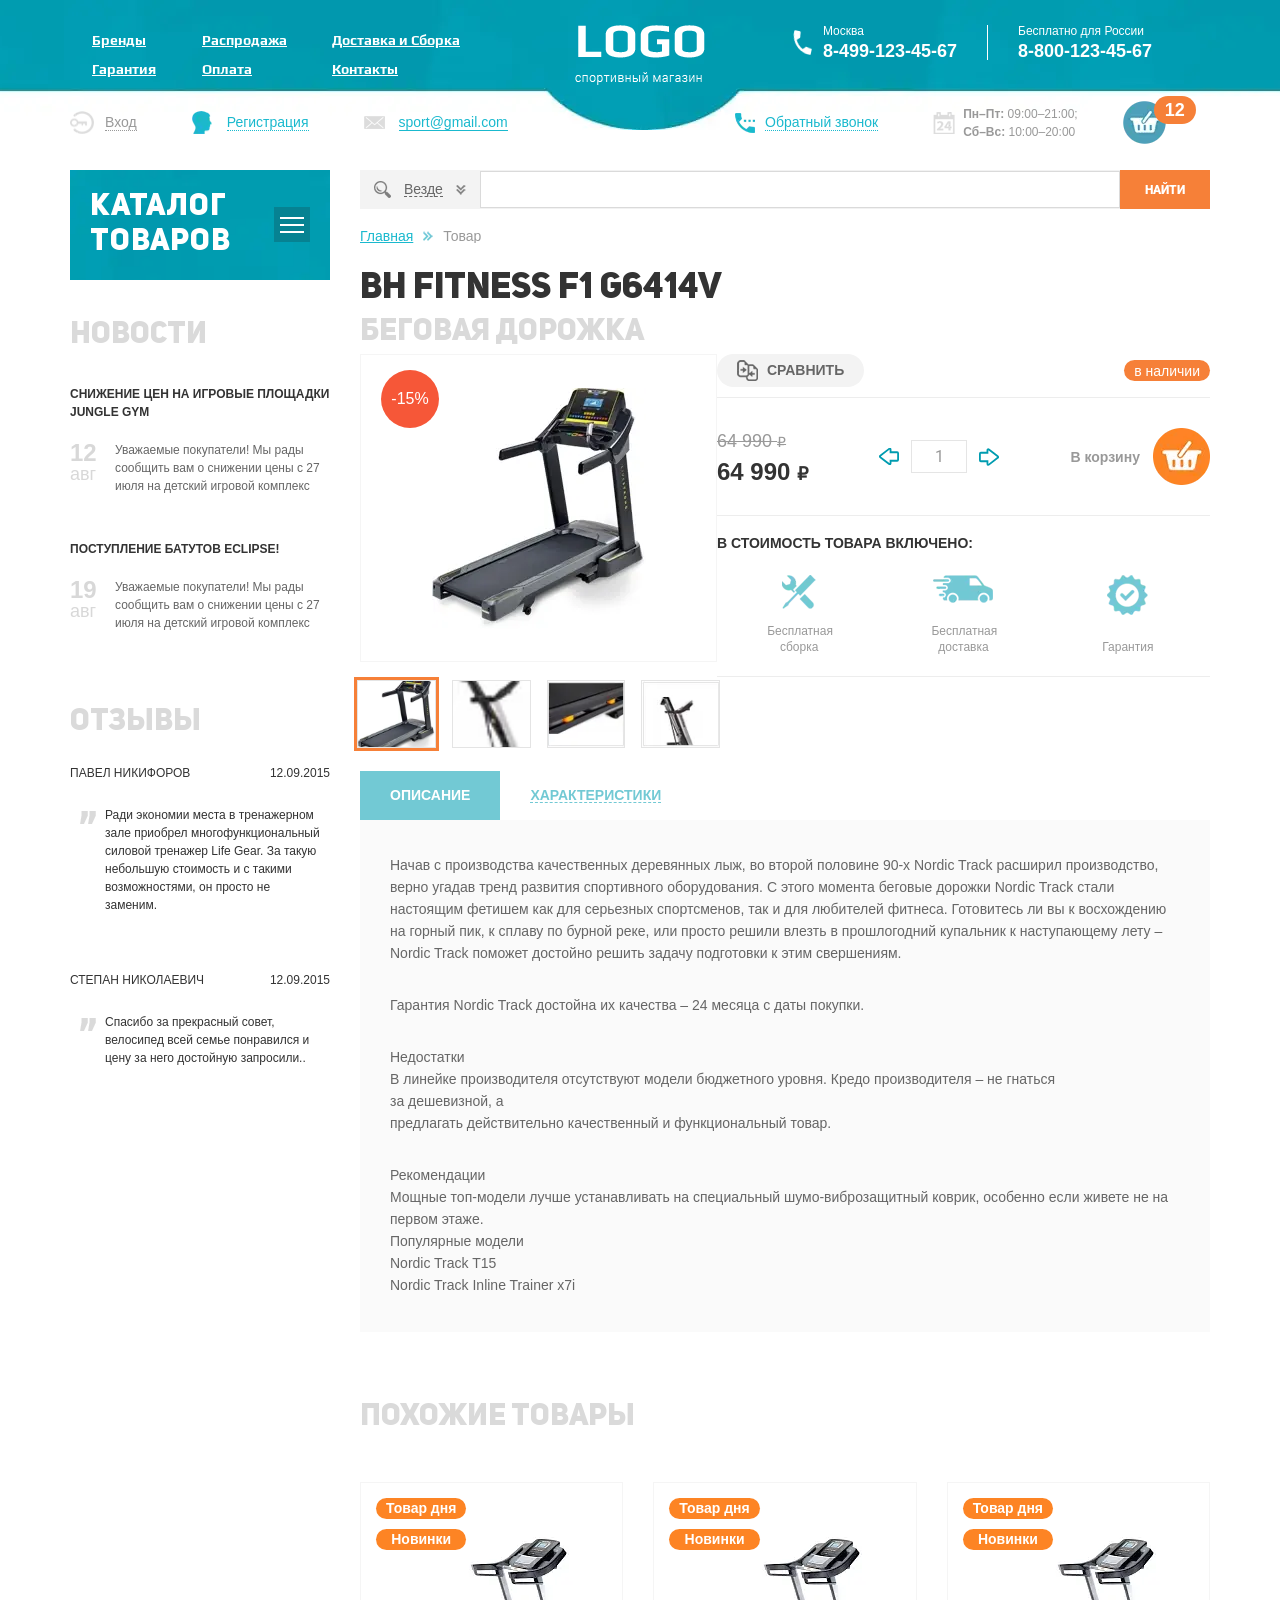
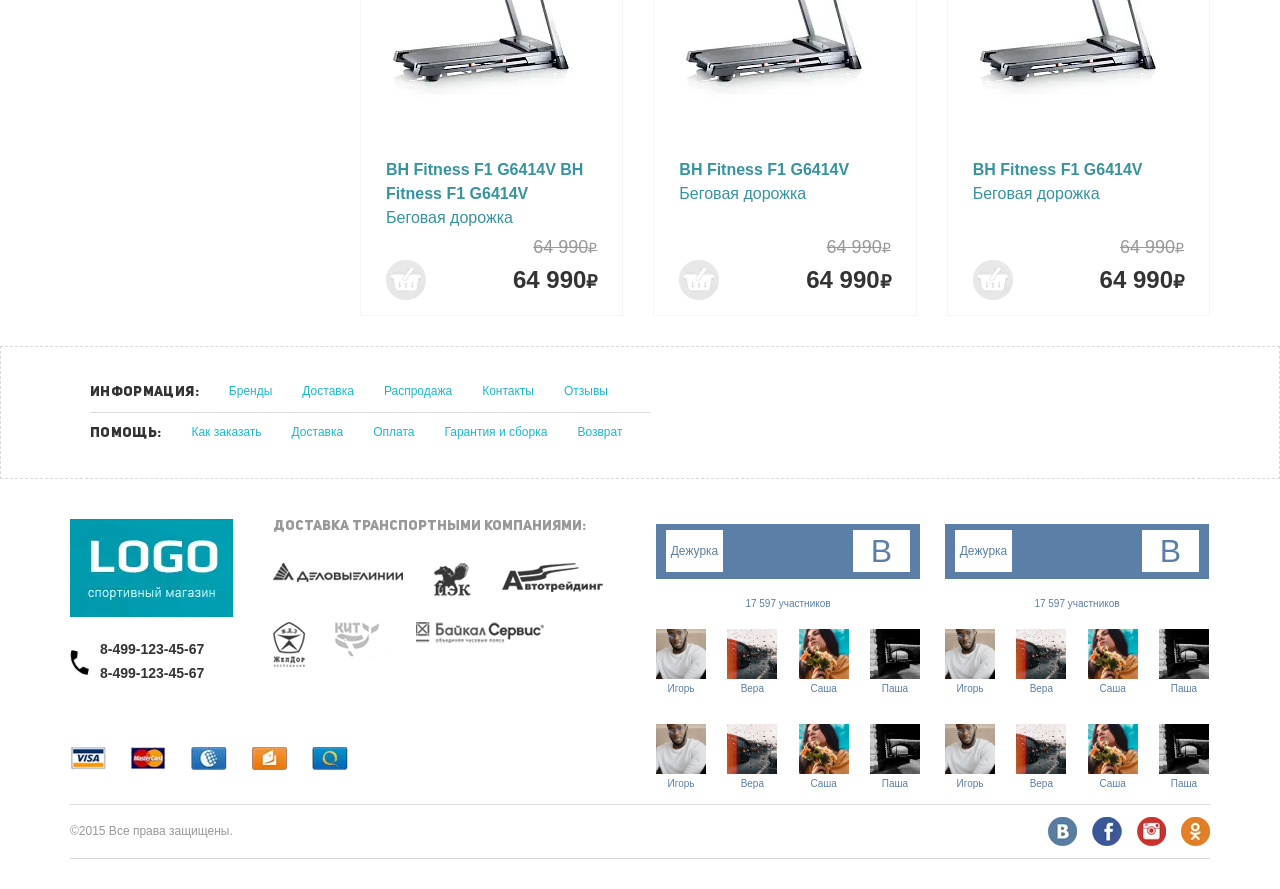
<file: product.html>
<!DOCTYPE html><html lang="ru"> <head>	<title>Товар</title>	<meta charset="UTF-8">	<meta name="format-detection" content="telephone=no">	<link rel="stylesheet" href="css/style.min.css">	<link rel="shortcut icon" href="favicon.ico">	<!-- <meta name="robots" content="noindex, nofollow"> -->	<!-- <meta name="viewport" content="width=device-width, initial-scale=1.0, maximum-scale=1.0, user-scalable=0"> -->	<meta name="viewport" content="width=device-width, initial-scale=1.0"></head><body>	<div class="wrapper">		<header class="header _lp">	<div class="header__content _container">		<div class="header__top top-header">			<div class="top-header__column">				<div class="top-header__menu menu">					<div class="menu__icon icon-menu">						<span></span>						<span></span>						<span></span>					</div>					<nav class="menu__body">						<ul class="menu__list">							<li><a href="catalog.html" class="menu__link">Бренды</a></li>							<li><a href="product.html" class="menu__link">Распродажа</a></li>							<li><a href="checkout.html" class="menu__link">Доставка и Сборка</a></li>						</ul>						<ul class="menu__list">							<li><a href="" class="menu__link">Гарантия</a></li>							<li><a href="" class="menu__link">Оплата</a></li>							<li><a href="" class="menu__link">Контакты</a></li>						</ul>					</nav>				</div>			</div>			<div class="top-header__column">				<a href="" class="header__logo"><img src="img/header/logo.webp" alt=""></a>			</div>			<div class="top-header__column">				<div class="top-header__contacts contacts-top">					<div class="contacts-top__column">						<div class="contacts-top__item contacts-top__item_icon">							<div class="contacts-top__title">Москва</div>							<a href="tel:84991234567" class="contacts-top__tel">8-499-123-45-67</a>						</div>					</div>					<div class="contacts-top__column">						<div class="contacts-top__item">							<div class="contacts-top__title">Бесплатно для России</div>							<a href="tel:88001234567" class="contacts-top__tel">8-800-123-45-67</a>						</div>					</div>				</div>			</div>		</div>		<div class="header__footer footer-header">			<div class="footer-header__column">				<ul data-da="menu__body,0,520" class="footer-header__motion motion-footer">					<li><a href="" class="motion-footer__login"><span>Вход</span></a></li>					<li><a href="" class="motion-footer__registry"><span>Регистрация</span></a></li>					<li><a href="mailto:sport@gmail.com" class="motion-footer__mail"><span>sport@gmail.com</span></a></li>				</ul>			</div>			<div class="footer-header__column">				<div data-da="menu__body,2,520" class="footer-header__entry entry-footer">					<div class="entry-footer__column">						<a href="" class="entry-footer__telback"><span>Обратный звонок</span></a>					</div>					<div class="entry-footer__column">						<div class="entry-footer__timing">							<p><span>Пн–Пт:</span> 09:00–21:00;</p>							<p><span>Сб–Вс:</span> 10:00–20:00</p>						</div>					</div>					<div class="entry-footer__column">						<a target="_blank" href="checkout.html" class="entry-footer__cart">							<span>12</span>						</a>					</div>				</div>			</div>		</div>	</div></header>		<main class="page">			<div class="page__container _container">				<aside class="page__side">					<nav class="page__menu menu-page">						<div class="menu-page__header">							<div class="menu-page__title">Каталог товаров</div>							<div class="menu-page__burger">								<div class="menu-page__box ">									<span></span>									<span></span>									<span></span>								</div>							</div>						</div>						<div class="menu-page__body">							<ul class="menu-page__list">								<li class="menu-page__tab">									<a href="" class="menu-page__link">Беговые дорожки</a>									<div class="menu-page__submenu submenu-page">										<div class="submenu-page__item">											<ul class="submenu-page__menu">												<li><a href="" class="submenu-page__link">Всепогодный</a></li>												<li><a href="" class="submenu-page__link">Для помещений</a></li>												<li><a href="" class="submenu-page__link">Профессиональный</a></li>												<li><a href="" class="submenu-page__link">Любительский</a></li>											</ul>											<div class="submenu-page__product">												<div class="item-product">													<div class="item-product__title">														<div class="item-product__subtitle">Товар дня</div>														<div class="item-product__subtitle">Новинки</div>													</div>													<a href="" class="item-product__image">														<picture><source srcset="img/image/01.webp" type="image/webp"><img src="img/image/01.jpg" alt=""></picture>													</a>													<div class="item-product__block">														<a href="" class="item-product__text">															Домашний теннисный стол Donic Indoor Roller 800 Green														</a>														<div class="item-product__footer">															<div class="item-product__old-price rub">64 990</div>															<a href="" class="item-product__add"></a>															<div class="item-product__price rub">64 990</div>														</div>													</div>												</div>											</div>										</div>									</div>								</li>								<li><a href="" class="menu-page__link">Эллиптические тренажеры</a></li>								<li><a href="" class="menu-page__link">Велотренажеры</a></li>								<li><a href="" class="menu-page__link">Гребные тренажеры</a></li>								<li class="menu-page__tab">									<a href="" class="menu-page__link">Вибромассажеры</a>									<div class="menu-page__submenu submenu-page">										<div class="submenu-page__item">											<ul class="submenu-page__menu">												<li><a href="" class="submenu-page__link">Всепогодный</a></li>												<li><a href="" class="submenu-page__link">Для помещений</a></li>												<li><a href="" class="submenu-page__link">Профессиональный</a></li>												<li><a href="" class="submenu-page__link">Любительский</a></li>											</ul>											<div class="submenu-page__product">												<div class="item-product">													<div class="item-product__title">														<div class="item-product__subtitle">Товар дня</div>													</div>													<a href="" class="item-product__image">														<picture><source srcset="img/image/01.webp" type="image/webp"><img src="img/image/01.jpg" alt=""></picture>													</a>													<div class="item-product__block">														<a href="" class="item-product__text">															Домашний теннисный стол Donic Indoor Roller 800 Green														</a>														<div class="item-product__footer">															<div class="item-product__old-price rub">64 990</div>															<a href="" class="item-product__add"></a>															<div class="item-product__price rub">64 990</div>														</div>													</div>												</div>											</div>										</div>									</div>								</li>								<li><a href="" class="menu-page__link">Теннисные столы</a></li>								<li><a href="" class="menu-page__link">Баскетбол</a></li>								<li><a href="" class="menu-page__link">Массажные кресла</a></li>								<li><a href="" class="menu-page__link">Массажные столы</a></li>								<li><a href="" class="menu-page__link">Силовые тренажеры</a></li>								<li class="menu-page__tab">									<a href="" class="menu-page__link">Батуты</a>									<div class="menu-page__submenu submenu-page">										<div class="submenu-page__item">											<ul class="submenu-page__menu">												<li><a href="" class="submenu-page__link">Всепогодный</a></li>												<li><a href="" class="submenu-page__link">Для помещений</a></li>												<li><a href="" class="submenu-page__link">Профессиональный</a></li>												<li><a href="" class="submenu-page__link">Любительский</a></li>											</ul>											<div class="submenu-page__product">												<div class="item-product">													<div class="item-product__title">														<div class="item-product__subtitle">Товар дня</div>														<div class="item-product__subtitle">Новинки</div>													</div>													<a href="" class="item-product__image">														<picture><source srcset="img/image/01.webp" type="image/webp"><img src="img/image/01.jpg" alt=""></picture>													</a>													<div class="item-product__block">														<a href="" class="item-product__text">															Домашний теннисный стол Donic Indoor Roller 800 Green														</a>														<div class="item-product__footer">															<div class="item-product__old-price rub">64 990</div>															<a href="" class="item-product__add"></a>															<div class="item-product__price rub">64 990</div>														</div>													</div>												</div>											</div>										</div>									</div>								</li>								<li class="menu-page__tab">									<a href="" class="menu-page__link">Детские городки</a>									<div class="menu-page__submenu submenu-page">										<div class="submenu-page__item">											<ul class="submenu-page__menu">												<li><a href="" class="submenu-page__link">Всепогодный</a></li>												<li><a href="" class="submenu-page__link">Для помещений</a></li>												<li><a href="" class="submenu-page__link">Профессиональный</a></li>												<li><a href="" class="submenu-page__link">Любительский</a></li>											</ul>											<div class="submenu-page__product">												<div class="item-product">													<div class="item-product__title">														<div class="item-product__subtitle">Товар дня</div>													</div>													<a href="" class="item-product__image">														<picture><source srcset="img/image/01.webp" type="image/webp"><img src="img/image/01.jpg" alt=""></picture>													</a>													<div class="item-product__block">														<a href="" class="item-product__text">															Домашний теннисный стол Donic Indoor Roller 800 Green														</a>														<div class="item-product__footer">															<div class="item-product__old-price rub">64 990</div>															<a href="" class="item-product__add"></a>															<div class="item-product__price rub">64 990</div>														</div>													</div>												</div>											</div>										</div>									</div>								</li>								<li><a href="" class="menu-page__link">Дачная мебель</a></li>								<li><a href="" class="menu-page__link">Уличные спортивные комплексы</a></li>								<li><a href="" class="menu-page__link">Аксессуары</a></li>							</ul>						</div>					</nav>					<div class="page__widget-news widget-news">						<a href="" class="widget-news__heading heading-widget">Новости</a>						<div class="widget-news__items">							<div class="widget-news__item">								<a href="" class="widget-news__title">Снижение цен на игровые площадки Jungle Gym</a>								<div class="widget-news__body">									<div class="widget-news__data"><span>12</span>авг</div>									<div class="widget-news__text">										Уважаемые покупатели!										Мы рады сообщить вам о снижении										цены с 27 июля на детский игровой										комплекс									</div>								</div>							</div>							<div class="widget-news__item">								<a href="" class="widget-news__title">Поступление батутов Eclipse!</a>								<div class="widget-news__body">									<div class="widget-news__data"><span>19</span>авг</div>									<div class="widget-news__text">										Уважаемые покупатели!										Мы рады сообщить вам о снижении										цены с 27 июля на детский игровой										комплекс									</div>								</div>							</div>						</div>					</div>					<div class="page__widget-recall widget-recall">						<a href="" class="widget-recall__heading heading-widget">Отзывы</a>						<div class="widget-recall__items">							<a href="" class="widget-recall__item">								<div class="widget-recall__header">									<div class="widget-recall__name">Павел Никифоров</div>									<div class="widget-recall__data">12.09.2015</div>								</div>								<div class="widget-recall__text">									Ради экономии места в тренажерном									зале приобрел многофункциональный									силовой тренажер Life Gear. За такую									небольшую стоимость и с такими									возможностями, он просто не									заменим.								</div>							</a>							<a href="" class="widget-recall__item">								<div class="widget-recall__header">									<div class="widget-recall__name">Степан Николаевич</div>									<div class="widget-recall__data">12.09.2015</div>								</div>								<div class="widget-recall__text">									Спасибо за прекрасный совет,									велосипед всей семье понравился									и цену за него достойную запросили..								</div>							</a>						</div>					</div>				</aside>				<div class="page__body">					<form action="#" class="page__scan scan-page">						<div class="scan-page__elect">							<div class="scan-page__title"><span>Везде</span><span data-text="Выбрано:"									class="scan-page__amount"></span>							</div>							<div class="scan-page__class class-scan">								<div class="class-scan__row">									<div class="class-scan__column">										<ul class="class-scan__list">											<li>												<label class="class-scan__checkbox checkbox">													<input data-error="Ошибка" class="checkbox__input" type="checkbox" value="1"														name="form[]">													<span class="checkbox__text"><span>Беговые дорожки</span></span>												</label>											</li>											<li>												<label class="class-scan__checkbox checkbox">													<input data-error="Ошибка" class="checkbox__input" type="checkbox" value="1"														name="form[]">													<span class="checkbox__text"><span>Эллиптические тренажеры</span></span>												</label>											</li>											<li>												<label class="class-scan__checkbox checkbox">													<input data-error="Ошибка" class="checkbox__input" type="checkbox" value="1"														name="form[]">													<span class="checkbox__text"><span>Велотренажеры</span></span>												</label>											</li>											<li>												<label class="class-scan__checkbox checkbox">													<input data-error="Ошибка" class="checkbox__input" type="checkbox" value="1"														name="form[]">													<span class="checkbox__text"><span>Гребные тренажеры</span></span>												</label>											</li>											<li>												<label class="class-scan__checkbox checkbox">													<input data-error="Ошибка" class="checkbox__input" type="checkbox" value="1"														name="form[]">													<span class="checkbox__text"><span>Вибромассажеры</span></span>												</label>											</li>										</ul>									</div>									<div class="class-scan__column">										<ul class="class-scan__list">											<li>												<label class="class-scan__checkbox checkbox">													<input data-error="Ошибка" class="checkbox__input" type="checkbox" value="1"														name="form[]">													<span class="checkbox__text"><span>Теннисные столы</span></span>												</label>											</li>											<li>												<label class="class-scan__checkbox checkbox">													<input data-error="Ошибка" class="checkbox__input" type="checkbox" value="1"														name="form[]">													<span class="checkbox__text"><span>Баскетбольные щиты и стойки</span></span>												</label>											</li>											<li>												<label class="class-scan__checkbox checkbox">													<input data-error="Ошибка" class="checkbox__input" type="checkbox" value="1"														name="form[]">													<span class="checkbox__text"><span>Массажные кресла</span></span>												</label>											</li>											<li>												<label class="class-scan__checkbox checkbox">													<input data-error="Ошибка" class="checkbox__input" type="checkbox" value="1"														name="form[]">													<span class="checkbox__text"><span>Массажные столы</span></span>												</label>											</li>											<li>												<label class="class-scan__checkbox checkbox">													<input data-error="Ошибка" class="checkbox__input" type="checkbox" value="1"														name="form[]">													<span class="checkbox__text"><span>Силовые тренажеры</span></span>												</label>											</li>										</ul>									</div>									<div class="class-scan__column">										<ul class="class-scan__list">											<li>												<label class="class-scan__checkbox checkbox">													<input data-error="Ошибка" class="checkbox__input" type="checkbox" value="1"														name="form[]">													<span class="checkbox__text"><span>Батуты</span></span>												</label>											</li>											<li>												<label class="class-scan__checkbox checkbox">													<input data-error="Ошибка" class="checkbox__input" type="checkbox" value="1"														name="form[]">													<span class="checkbox__text"><span>Детские городки</span></span>												</label>											</li>											<li>												<label class="class-scan__checkbox checkbox">													<input data-error="Ошибка" class="checkbox__input" type="checkbox" value="1"														name="form[]">													<span class="checkbox__text"><span>Дачная мебель</span></span>												</label>											</li>											<li>												<label class="class-scan__checkbox checkbox">													<input data-error="Ошибка" class="checkbox__input" type="checkbox" value="1"														name="form[]">													<span class="checkbox__text"><span>Уличные спортивные комплексы</span></span>												</label>											</li>											<li>												<label class="class-scan__checkbox checkbox">													<input data-error="Ошибка" class="checkbox__input" type="checkbox" value="1"														name="form[]">													<span class="checkbox__text"><span>Аксессуары</span></span>												</label>											</li>										</ul>									</div>								</div>							</div>						</div>						<div class="scan-page__input">							<input autocomplete="off" type="text" name="form[]" data-error="Ошибка" data-value=""								class="input">						</div>						<button type="submit" class="scan-page__btn btn">Найти</button>					</form>					<nav class="breadsrumbs">						<ul class="breadsrumbs__list">							<li><a href="index.html" class="breadsrumbs__link">Главная</a></li>							<li><span class="breadsrumbs__item">Товар</span></li>						</ul>					</nav>					<section class="product">						<div class="product__title">BH Fitness F1 G6414V							<span>Беговая дорожка</span>						</div>						<div class="product__content">							<div class="product__images images-product">								<div class="images-product__mainslider _swiper">									<a href="" class="images-product__mainslide">										<div class="images-product__sal">-15%</div>										<div class="images-product__image"><picture><source srcset="img/product/01.webp" type="image/webp"><img src="img/product/01.jpg" alt=""></picture></div>									</a>									<a href="" class="images-product__mainslide">										<div class="images-product__sal">-20%</div>										<div class="images-product__image"><picture><source srcset="img/product/01.webp" type="image/webp"><img src="img/product/01.jpg" alt=""></picture></div>									</a>									<a href="" class="images-product__mainslide">										<div class="images-product__sal">-10%</div>										<div class="images-product__image"><picture><source srcset="img/product/01.webp" type="image/webp"><img src="img/product/01.jpg" alt=""></picture></div>									</a>									<a href="" class="images-product__mainslide">										<div class="images-product__sal">-30%</div>										<div class="images-product__image"><picture><source srcset="img/product/01.webp" type="image/webp"><img src="img/product/01.jpg" alt=""></picture></div>									</a>									<a href="" class="images-product__mainslide">										<div class="images-product__sal">-30%</div>										<div class="images-product__image"><picture><source srcset="img/product/01.webp" type="image/webp"><img src="img/product/01.jpg" alt=""></picture></div>									</a>								</div>								<div class="images-product__subslider _swiper">									<div class="images-product__subslide">										<div class="images-product__subimage _ibg">											<picture><source srcset="img/product/01.webp" type="image/webp"><img src="img/product/01.jpg" alt=""></picture>										</div>									</div>									<div class="images-product__subslide">										<div class="images-product__subimage _ibg">											<picture><source srcset="img/product/02.webp" type="image/webp"><img src="img/product/02.jpg" alt=""></picture>										</div>									</div>									<div class="images-product__subslide">										<div class="images-product__subimage _ibg">											<picture><source srcset="img/product/03.webp" type="image/webp"><img src="img/product/03.jpg" alt=""></picture>										</div>									</div>									<div class="images-product__subslide">										<div class="images-product__subimage _ibg">											<picture><source srcset="img/product/04.webp" type="image/webp"><img src="img/product/04.jpg" alt=""></picture>										</div>									</div>									<div class="images-product__subslide">										<div class="images-product__subimage _ibg">											<picture><source srcset="img/product/05.webp" type="image/webp"><img src="img/product/05.jpg" alt=""></picture>										</div>									</div>								</div>							</div>							<div class="product__body body-product">								<div class="body-product__top">									<a href="" class="body-product__compare"><span>Сравнить</span></a>									<div class="body-product__stock">в наличии</div>								</div>								<div class="actions actions-product">									<div class="actions-product__row">										<div class="actions-product__column">											<div class="actions-product__price actions-product__price_old rub">64 990 </div>											<div class="actions-product__price rub">64 990 </div>										</div>										<div class="actions-product__column">											<div class="actions-product__quantity quantity">												<div class="quantity__button quantity__button_minus"></div>												<div class="quantity__input">													<input autocomplete="off" type="text" name="form[]" value="1">												</div>												<div class="quantity__button quantity__button_plus"></div>											</div>										</div>										<div class="actions-product__column">											<a href="" class="actions-product__cart">												<span>В корзину</span>											</a>										</div>									</div>								</div>								<div class="body-product__include include-product">									<div class="include-product__title">В стоимость товара включено:</div>									<div class="include-product__row">										<div class="include-product__items">											<div class="include-product__item">												<div class="include-product__icon"><picture><source srcset="img/product/icons/01.webp" type="image/webp"><img src="img/product/icons/01.png" alt=""></picture></div>												<div class="include-product__text">Бесплатная сборка</div>											</div>											<div class="include-product__item">												<div class="include-product__icon"><picture><source srcset="img/product/icons/02.webp" type="image/webp"><img src="img/product/icons/02.png" alt=""></picture></div>												<div class="include-product__text">Бесплатная доставка</div>											</div>											<div class="include-product__item">												<div class="include-product__icon"><picture><source srcset="img/product/icons/03.webp" type="image/webp"><img src="img/product/icons/03.png" alt=""></picture></div>												<div class="include-product__text">Гарантия</div>											</div>										</div>									</div>								</div>							</div>						</div>						<div class="product__info info-product _tabs">							<nav class="info-product__nav">								<div class="info-product__item _tabs-item _active"><span>Описание</span></div>								<div class="info-product__item _tabs-item"><span>Характеристики</span></div>							</nav>							<div class="info-product__body">								<div class="info-product__block _tabs-block _active">									<p>										Начав с производства качественных деревянных лыж, во второй половине 90-х Nordic Track										расширил производство,										верно угадав тренд развития спортивного оборудования. С этого момента беговые дорожки										Nordic										Track стали										настоящим фетишем как для серьезных спортсменов, так и для любителей фитнеса. Готовитесь										ли										вы к восхождению										на горный пик, к сплаву по бурной реке, или просто решили влезть в прошлогодний купальник										к										наступающему лету –										Nordic Track поможет достойно решить задачу подготовки к этим свершениям.									</p>									<p>Гарантия Nordic Track достойна их качества – 24 месяца с даты покупки.</p>									<p>										Недостатки<br>										В линейке производителя отсутствуют модели бюджетного уровня. Кредо производителя – не										гнаться<br>										за дешевизной, а<br>										предлагать действительно качественный и функциональный товар.									</p>									<p>										Рекомендации<br>										Мощные топ-модели лучше устанавливать на специальный шумо-виброзащитный коврик, особенно										если										живете не на<br>										первом этаже.<br>										Популярные модели<br>										Nordic Track T15<br>										Nordic Track Inline Trainer x7i									</p>								</div>								<div class="info-product__block _tabs-block">									<table class="info-product__table">										<tr>											<td>												<div class="info-product__tabel">Использование</div>											</td>											<td>												<div class="info-product__velue">Полупрофессиональное</div>											</td>										</tr>										<tr>											<td>												<div class="info-product__tabel">Тип беговой дорожки</div>											</td>											<td>												<div class="info-product__velue">Электрическая</div>											</td>										</tr>										<tr>											<td>												<div class="info-product__tabel">Использование</div>											</td>											<td>												<div class="info-product__velue">Полупрофессиональное</div>											</td>										</tr>										<tr>											<td>												<div class="info-product__tabel">Тип беговой дорожки</div>											</td>											<td>												<div class="info-product__velue">Электрическая</div>											</td>										</tr>										<tr>											<td>												<div class="info-product__tabel">Использование</div>											</td>											<td>												<div class="info-product__velue">Полупрофессиональное</div>											</td>										</tr>										<tr>											<td>												<div class="info-product__tabel">Тип беговой дорожки</div>											</td>											<td>												<div class="info-product__velue">Электрическая</div>											</td>										</tr>										<tr>											<td>												<div class="info-product__tabel">Использование</div>											</td>											<td>												<div class="info-product__velue">Полупрофессиональное</div>											</td>										</tr>										<tr>											<td>												<div class="info-product__tabel">Тип беговой дорожки</div>											</td>											<td>												<div class="info-product__velue">Электрическая</div>											</td>										</tr>									</table>								</div>							</div>						</div>						<div class="product__same same-products">							<div class="same-products__title">Похожие товары</div>							<div class="same-products__items items-goods">								<div class="items-goods__column">									<div class="item-product">										<div class="item-product__title">											<div class="item-product__subtitle">Товар дня</div>											<div class="item-product__subtitle">Новинки</div>										</div>										<a href="" class="item-product__image">											<picture><source srcset="img/image/02.webp" type="image/webp"><img src="img/image/02.jpg" alt=""></picture>										</a>										<div class="item-product__block">											<a href="" class="item-product__text">												<span>BH Fitness F1 G6414V BH Fitness F1 G6414V</span> Беговая дорожка											</a>											<div class="item-product__footer">												<div class="item-product__old-price rub">64 990</div>												<a href="" class="item-product__add"></a>												<div class="item-product__price rub">64 990</div>											</div>										</div>										<div class="item-product__aside aside-product">											<div class="aside-product__title">												<span>BH Fitness F1 G6414V</span> Беговая дорожка											</div>											<div class="aside-product__specification specification-aside">												<div class="specification-aside__item">													<div class="specification-aside__title">Тип беговой дорожки:</div>													<div class="specification-aside__subtitle">Электрическая</div>												</div>												<div class="specification-aside__item">													<div class="specification-aside__title">Скорость движения (км/ч):</div>													<div class="specification-aside__subtitle">22</div>												</div>												<div class="specification-aside__item">													<div class="specification-aside__title">Складывание:</div>													<div class="specification-aside__subtitle">Есть</div>												</div>											</div>											<a href="" class="aside-product__cart"></a>											<div class="aside-product__footer">												<div class="aside-product__old-price rub">64 990</div>												<div class="aside-product__stock">в наличии</div>												<div class="aside-product__price rub">64 990</div>											</div>										</div>									</div>								</div>								<div class="items-goods__column">									<div class="item-product">										<div class="item-product__title">											<div class="item-product__subtitle">Товар дня</div>											<div class="item-product__subtitle">Новинки</div>										</div>										<a href="" class="item-product__image">											<picture><source srcset="img/image/02.webp" type="image/webp"><img src="img/image/02.jpg" alt=""></picture>										</a>										<div class="item-product__block">											<a href="" class="item-product__text">												<span>BH Fitness F1 G6414V</span> Беговая дорожка											</a>											<div class="item-product__footer">												<div class="item-product__old-price rub">64 990</div>												<a href="" class="item-product__add"></a>												<div class="item-product__price rub">64 990</div>											</div>										</div>										<div class="item-product__aside aside-product">											<div class="aside-product__title">												<span>BH Fitness F1 G6414V</span> Беговая дорожка											</div>											<div class="aside-product__specification specification-aside">												<div class="specification-aside__item">													<div class="specification-aside__title">Тип беговой дорожки:</div>													<div class="specification-aside__subtitle">Электрическая</div>												</div>												<div class="specification-aside__item">													<div class="specification-aside__title">Скорость движения (км/ч):</div>													<div class="specification-aside__subtitle">22</div>												</div>												<div class="specification-aside__item">													<div class="specification-aside__title">Складывание:</div>													<div class="specification-aside__subtitle">Есть</div>												</div>											</div>											<a href="" class="aside-product__cart"></a>											<div class="aside-product__footer">												<div class="aside-product__old-price rub">64 990</div>												<div class="aside-product__stock">в наличии</div>												<div class="aside-product__price rub">64 990</div>											</div>										</div>									</div>								</div>								<div class="items-goods__column">									<div class="item-product">										<div class="item-product__title">											<div class="item-product__subtitle">Товар дня</div>											<div class="item-product__subtitle">Новинки</div>										</div>										<a href="" class="item-product__image">											<picture><source srcset="img/image/02.webp" type="image/webp"><img src="img/image/02.jpg" alt=""></picture>										</a>										<div class="item-product__block">											<a href="" class="item-product__text">												<span>BH Fitness F1 G6414V</span> Беговая дорожка											</a>											<div class="item-product__footer">												<div class="item-product__old-price rub">64 990</div>												<a href="" class="item-product__add"></a>												<div class="item-product__price rub">64 990</div>											</div>										</div>										<div class="item-product__aside aside-product">											<div class="aside-product__title">												<span>BH Fitness F1 G6414V</span> Беговая дорожка											</div>											<div class="aside-product__specification specification-aside">												<div class="specification-aside__item">													<div class="specification-aside__title">Тип беговой дорожки:</div>													<div class="specification-aside__subtitle">Электрическая</div>												</div>												<div class="specification-aside__item">													<div class="specification-aside__title">Скорость движения (км/ч):</div>													<div class="specification-aside__subtitle">22</div>												</div>												<div class="specification-aside__item">													<div class="specification-aside__title">Складывание:</div>													<div class="specification-aside__subtitle">Есть</div>												</div>											</div>											<a href="" class="aside-product__cart"></a>											<div class="aside-product__footer">												<div class="aside-product__old-price rub">64 990</div>												<div class="aside-product__stock">в наличии</div>												<div class="aside-product__price rub">64 990</div>											</div>										</div>									</div>								</div>							</div>						</div>					</section>				</div>			</div>			<section class="page__info-help info-help">				<div class="info-help__container _container">					<div class="info-help__block">						<div class="info-help__row">							<div class="info-help__line">								<ul class="info-help__list">									<li class="info-help__black">Информация:</li>									<li><a href="" class="info-help__link">Бренды</a></li>									<li><a href="" class="info-help__link">Доставка</a></li>									<li><a href="" class="info-help__link">Распродажа</a></li>									<li><a href="" class="info-help__link">Контакты</a></li>									<li><a href="" class="info-help__link">Отзывы</a></li>								</ul>							</div>							<div class="info-help__line">								<ul class="info-help__list">									<li class="info-help__black">Помощь:</li>									<li><a href="" class="info-help__link">Как заказать</a></li>									<li><a href="" class="info-help__link">Доставка</a></li>									<li><a href="" class="info-help__link">Оплата</a></li>									<li><a href="" class="info-help__link">Гарантия и сборка</a></li>									<li><a href="" class="info-help__link">Возврат</a></li>								</ul>							</div>						</div>					</div>				</div>			</section>		</main>		<footer class="footer">	<div class="footer__content _container">		<div class="footer__top">			<div class="footer__column">				<div class="footer__block-left block-left">					<div class="block-left__top top-left">						<div class="top-left__logo logo-left">							<a href="" class="logo-left__logotype"><picture><source srcset="img/icons/logotyp.webp" type="image/webp"><img src="img/icons/logotyp.png" alt=""></picture></a>							<div class="logo-left__tel">								<p><a href="tel:84991234567">8-499-123-45-67</a></p>								<p><a href="tel:84991234567">8-499-123-45-67</a></p>							</div>						</div>						<div class="top-left__company company-left">							<div class="company-left__title">Доставка транспортными компаниями:</div>							<div class="company-left__brand brand-left">								<div class="brand-left__logo"><picture><source srcset="img/company/01.webp" type="image/webp"><img src="img/company/01.png" alt=""></picture></div>								<div class="brand-left__logo"><picture><source srcset="img/company/02.webp" type="image/webp"><img src="img/company/02.png" alt=""></picture></div>								<div class="brand-left__logo"><picture><source srcset="img/company/03.webp" type="image/webp"><img src="img/company/03.png" alt=""></picture></div>								<div class="brand-left__logo"><picture><source srcset="img/company/04.webp" type="image/webp"><img src="img/company/04.png" alt=""></picture></div>								<div class="brand-left__logo"><picture><source srcset="img/company/05.webp" type="image/webp"><img src="img/company/05.png" alt=""></picture></div>								<div class="brand-left__logo"><picture><source srcset="img/company/06.webp" type="image/webp"><img src="img/company/06.png" alt=""></picture></div>							</div>						</div>					</div>					<div class="block-left__bottom bottom-left">						<div class="bottom-left__payment">							<div class="bottom-left__icon"><picture><source srcset="img/payment/viza.webp" type="image/webp"><img src="img/payment/viza.png" alt=""></picture></div>							<div class="bottom-left__icon"><picture><source srcset="img/payment/mc.webp" type="image/webp"><img src="img/payment/mc.png" alt=""></picture></div>							<div class="bottom-left__icon"><picture><source srcset="img/payment/wm.webp" type="image/webp"><img src="img/payment/wm.png" alt=""></picture></div>							<div class="bottom-left__icon"><picture><source srcset="img/payment/ym.webp" type="image/webp"><img src="img/payment/ym.png" alt=""></picture></div>							<div class="bottom-left__icon"><picture><source srcset="img/payment/qiwi.webp" type="image/webp"><img src="img/payment/qiwi.png" alt=""></picture></div>						</div>					</div>				</div>			</div>			<div class="footer__column">				<div class="footer__block-right block-right">					<div class="block-right__column">						<div class="block-right__item">							<div class="block-right__top top-right-block">								<div class="top-right-block__slogan">Дежурка</div>								<div class="top-right-block__vk">B</div>							</div>							<div class="block-right__title">17 597 участников</div>							<div class="block-right__row">								<div class="block-right__lineline-block-right">									<div class="line-block-right__user">										<div class="line-block-right__image _ibg"><picture><source srcset="img/vk/01.webp" type="image/webp"><img src="img/vk/01.png" alt=""></picture></div>										<div class="line-block-right__name">Игорь</div>									</div>									<div class="line-block-right__user">										<div class="line-block-right__image _ibg"><picture><source srcset="img/vk/02.webp" type="image/webp"><img src="img/vk/02.png" alt=""></picture></div>										<div class="line-block-right__name">Вера</div>									</div>									<div class="line-block-right__user">										<div class="line-block-right__image _ibg"><picture><source srcset="img/vk/03.webp" type="image/webp"><img src="img/vk/03.png" alt=""></picture></div>										<div class="line-block-right__name">Саша</div>									</div>									<div class="line-block-right__user">										<div class="line-block-right__image _ibg"><picture><source srcset="img/vk/04.webp" type="image/webp"><img src="img/vk/04.png" alt=""></picture></div>										<div class="line-block-right__name">Паша</div>									</div>								</div>								<div class="block-right__lineline-block-right">									<div class="line-block-right__user">										<div class="line-block-right__image _ibg"><picture><source srcset="img/vk/01.webp" type="image/webp"><img src="img/vk/01.png" alt=""></picture></div>										<div class="line-block-right__name">Игорь</div>									</div>									<div class="line-block-right__user">										<div class="line-block-right__image _ibg"><picture><source srcset="img/vk/02.webp" type="image/webp"><img src="img/vk/02.png" alt=""></picture></div>										<div class="line-block-right__name">Вера</div>									</div>									<div class="line-block-right__user">										<div class="line-block-right__image _ibg"><picture><source srcset="img/vk/03.webp" type="image/webp"><img src="img/vk/03.png" alt=""></picture></div>										<div class="line-block-right__name">Саша</div>									</div>									<div class="line-block-right__user">										<div class="line-block-right__image _ibg"><picture><source srcset="img/vk/04.webp" type="image/webp"><img src="img/vk/04.png" alt=""></picture></div>										<div class="line-block-right__name">Паша</div>									</div>								</div>							</div>						</div>					</div>					<div class="block-right__column">						<div class="block-right__item">							<div class="block-right__top top-right-block">								<div class="top-right-block__slogan">Дежурка</div>								<div class="top-right-block__vk">B</div>							</div>							<div class="block-right__title">17 597 участников</div>							<div class="block-right__row">								<div class="block-right__lineline-block-right">									<div class="line-block-right__user">										<div class="line-block-right__image _ibg"><picture><source srcset="img/vk/01.webp" type="image/webp"><img src="img/vk/01.png" alt=""></picture></div>										<div class="line-block-right__name">Игорь</div>									</div>									<div class="line-block-right__user">										<div class="line-block-right__image _ibg"><picture><source srcset="img/vk/02.webp" type="image/webp"><img src="img/vk/02.png" alt=""></picture></div>										<div class="line-block-right__name">Вера</div>									</div>									<div class="line-block-right__user">										<div class="line-block-right__image _ibg"><picture><source srcset="img/vk/03.webp" type="image/webp"><img src="img/vk/03.png" alt=""></picture></div>										<div class="line-block-right__name">Саша</div>									</div>									<div class="line-block-right__user">										<div class="line-block-right__image _ibg"><picture><source srcset="img/vk/04.webp" type="image/webp"><img src="img/vk/04.png" alt=""></picture></div>										<div class="line-block-right__name">Паша</div>									</div>								</div>								<div class="block-right__lineline-block-right">									<div class="line-block-right__user">										<div class="line-block-right__image _ibg"><picture><source srcset="img/vk/01.webp" type="image/webp"><img src="img/vk/01.png" alt=""></picture></div>										<div class="line-block-right__name">Игорь</div>									</div>									<div class="line-block-right__user">										<div class="line-block-right__image _ibg"><picture><source srcset="img/vk/02.webp" type="image/webp"><img src="img/vk/02.png" alt=""></picture></div>										<div class="line-block-right__name">Вера</div>									</div>									<div class="line-block-right__user">										<div class="line-block-right__image _ibg"><picture><source srcset="img/vk/03.webp" type="image/webp"><img src="img/vk/03.png" alt=""></picture></div>										<div class="line-block-right__name">Саша</div>									</div>									<div class="line-block-right__user">										<div class="line-block-right__image _ibg"><picture><source srcset="img/vk/04.webp" type="image/webp"><img src="img/vk/04.png" alt=""></picture></div>										<div class="line-block-right__name">Паша</div>									</div>								</div>							</div>						</div>					</div>				</div>			</div>		</div>		<div class="footer__bottom bottom-footer">			<div class="bottom-footer__police">©2015 Все права защищены.</div>			<div class="bottom-footer__social social-footer">				<a href="" class="social-footer__icon"><picture><source srcset="img/social/vk.webp" type="image/webp"><img src="img/social/vk.png" alt=""></picture></a>				<a href="" class="social-footer__icon"><picture><source srcset="img/social/facebook.webp" type="image/webp"><img src="img/social/facebook.png" alt=""></picture></a>				<a href="" class="social-footer__icon"><picture><source srcset="img/social/instagram.webp" type="image/webp"><img src="img/social/instagram.png" alt=""></picture></a>				<a href="" class="social-footer__icon"><picture><source srcset="img/social/od.webp" type="image/webp"><img src="img/social/od.png" alt=""></picture></a>			</div>		</div>	</div></footer>	</div>	<div class="popup popup_popup">	<div class="popup__content">		<div class="popup__body">			<div class="popup__close"></div>		</div>	</div></div><div class="popup popup_massagename-message">	<div class="popup__content">		<div class="popup__body">			<div class="popup__close"></div>		</div>	</div></div><div class="popup popup_video">	<div class="popup__content">		<div class="popup__body">			<div class="popup__close popup__close_video"></div>			<div class="popup__video _video"></div>		</div>	</div></div>	<!-- Swiper --><!-- <script src="https://unpkg.com/swiper/swiper-bundle.min.js"></script> --><script src="js/vendors.min.js"></script><script src="js/app.min.js"></script></body></html>
</file>
<file: css/style.min.css>
@charset "UTF-8";@import url(https://fonts.googleapis.com/css?family=Roboto:300,regular,500,700,900&display=swap&subset=cyrillic-ext);@import url(https://fonts.googleapis.com/css?family=Play:700&display=swap&subset=cyrillic-ext);@font-face{font-family:UniSans;font-display:swap;src:url(../fonts/UniSansHeavyCAPS.woff) format("woff"),url(../fonts/UniSansHeavyCAPS.woff2) format("woff2");font-weight:400;font-style:normal}@font-face{font-family:icons;font-display:swap;src:url(../fonts/icons.woff) format("woff"),url(../fonts/icons.woff2#icons) format("woff2");font-weight:400;font-style:normal;font-display:block}[class*=" _icon-"]:before,[class^="_icon-"]:before{font-family:icons;font-style:normal;font-weight:400;font-variant:normal;text-transform:none;line-height:1;-webkit-font-smoothing:antialiased;-moz-osx-font-smoothing:grayscale}[class*=" _icon-"]:before,[class^="_icon-"]:before{display:block}._icon-arrow:before{content:"\e900"}*{padding:0;margin:0;border:0}*,:after,:before{-webkit-box-sizing:border-box;box-sizing:border-box}:active,:focus{outline:0}a:active,a:focus{outline:0}aside,footer,header,nav,section{display:block}body,html{height:100%;min-width:320px}body{line-height:1;font-family:Roboto;-ms-text-size-adjust:100%;-moz-text-size-adjust:100%;-webkit-text-size-adjust:100%}button,input,textarea{font-family:Roboto}input::-ms-clear{display:none}button{cursor:pointer}button::-moz-focus-inner{padding:0;border:0}a,a:visited{text-decoration:none}a:hover{text-decoration:none}ul li{list-style:none}img{vertical-align:top}h1,h2,h3,h4,h5,h6{font-weight:inherit;font-size:inherit}body{color:#000;font-size:14px;font-family:Arial,"Helvetica Neue",Helvetica,sans-serif;overflow-x:hidden;margin-right:calc(-1 * (100vw - 100%))}body._lock{overflow:hidden}.wrapper{width:100%;min-height:100%;overflow:hidden;display:-webkit-box;display:-ms-flexbox;display:flex;-webkit-box-orient:vertical;-webkit-box-direction:normal;-ms-flex-direction:column;flex-direction:column}._container{max-width:1180px;max-width:1180px;margin:0 auto;padding:0 20px}.btn{display:-webkit-inline-box;display:-ms-inline-flexbox;display:inline-flex;padding:0 0;-webkit-box-pack:center;-ms-flex-pack:center;justify-content:center;-webkit-box-align:center;-ms-flex-align:center;align-items:center;height:39px;padding:0 25px;background-color:#f68038;font-size:12px;text-transform:uppercase;color:#fff;font-weight:900;line-height:150%}.btn._fw{width:100%}.select{position:relative}.select__item{position:relative;min-width:166px}.select__title{color:#000;background-color:#fff;cursor:pointer}.select__value{display:-webkit-box;display:-ms-flexbox;display:flex;font-size:14px;height:30px;padding:0 15px;-webkit-box-align:center;-ms-flex-align:center;align-items:center;-webkit-box-pack:justify;-ms-flex-pack:justify;justify-content:space-between;-webkit-box-orient:horizontal;-webkit-box-direction:reverse;-ms-flex-direction:row-reverse;flex-direction:row-reverse;color:#0097ac}.select__value span{height:1em;overflow:hidden;display:-webkit-box;-webkit-line-clamp:1;-webkit-box-orient:vertical}.select__value:before{content:"";display:inline-block;-webkit-transition:all .3s ease 0s;-o-transition:all .3s ease 0s;transition:all .3s ease 0s;width:11px;height:7px;margin:0 0 0 8px;background:url(../img/icons/select.svg) center/100% no-repeat}.select__input{width:100%;background-color:transparent;height:100%}.select__options{color:#000;display:none;position:absolute;top:29px;min-width:100%;left:0;background-color:#fff;border-top:0;border-top:0;font-size:14px;-webkit-box-shadow:0 0 7px rgba(0,0,0,.2);box-shadow:0 0 7px rgba(0,0,0,.2);padding:10px 0 5px 0}.select__option{cursor:pointer;padding:5px 15px;margin:0}.select_show .select__item{min-width:0;border:2px solid #f3f3f3}.select_show .select__value{color:#999;font-weight:900}.select._active{z-index:5}.select._active .select__value:before{-webkit-transform:rotate(-180deg);-ms-transform:rotate(-180deg);transform:rotate(-180deg)}.select._active .select__options{display:block}input[type=email],input[type=tel],input[type=text],textarea{-webkit-appearance:none;-moz-appearance:none;appearance:none}.input{border-radius:0!important;border:1px solid #dadada;width:100%;display:block;padding:0 15px;height:30px}.input._error{border:1px solid red}textarea.input{resize:none;padding:0 0}.checkbox{position:relative}.checkbox__input{position:absolute;width:0;height:0;opacity:0;visibility:hidden}.checkbox__input:checked+.checkbox__text:before{border:2px solid #009aaf;position:relative}.checkbox__input:checked+.checkbox__text::after{position:absolute;content:"";width:9px;height:9px;background-color:#53b5de;top:3px;left:3px}.checkbox__text{display:-webkit-inline-box;display:-ms-inline-flexbox;display:inline-flex;-webkit-box-align:center;-ms-flex-align:center;align-items:center;position:relative;font-size:12px;color:#666;letter-spacing:-.3px;line-height:calc(15 / 12);cursor:pointer;font-weight:300}.checkbox__text:before{content:"";-ms-flex-item-align:start;align-self:flex-start;margin:0 14px 0 0;-webkit-box-flex:0;-ms-flex:0 0 15px;flex:0 0 15px;left:0;top:0;width:15px;height:15px;background:#fff;border:1px solid #dadada}.checkbox a{color:#fff;text-decoration:underline}.checkbox._error .checkbox__text:before{border:1px solid #ee1212}.options{display:-webkit-box;display:-ms-flexbox;display:flex;-webkit-box-orient:vertical;-webkit-box-direction:normal;-ms-flex-direction:column;flex-direction:column;-webkit-box-align:start;-ms-flex-align:start;align-items:flex-start}.options__item{position:relative;cursor:pointer}.options__input{position:absolute;width:0;height:0;opacity:0;left:0;top:0;visibility:hidden}.options__input:checked+.options__text:after{-webkit-transform:scale(1);-ms-transform:scale(1);transform:scale(1)}.options__text{display:-webkit-inline-box;display:-ms-inline-flexbox;display:inline-flex;-webkit-box-align:center;-ms-flex-align:center;align-items:center;position:relative;font-size:16px;color:#fff;letter-spacing:-.3px;line-height:calc(20 / 16)}.options__text:before{content:"";-ms-flex-item-align:start;align-self:flex-start;margin:0 14px 0 0;-webkit-box-flex:0;-ms-flex:0 0 20px;flex:0 0 20px;left:0;top:0;border-radius:50%;width:20px;height:18px;background:#fff;border:1px solid #a7a9ac}.options__text:after{content:"";-webkit-transition:all .3s ease 0s;-o-transition:all .3s ease 0s;transition:all .3s ease 0s;-webkit-transform:scale(0);-ms-transform:scale(0);transform:scale(0);width:10px;height:10px;border-radius:50%;background-color:#77243a;position:absolute;left:5px;top:4px}.rating{display:-webkit-box;display:-ms-flexbox;display:flex;-webkit-box-align:end;-ms-flex-align:end;align-items:flex-end;font-size:40px;line-height:.75;-webkit-transition:opacity .3s ease 0s;-o-transition:opacity .3s ease 0s;transition:opacity .3s ease 0s}.rating.rating_sending{opacity:.2}.rating.rating_set .rating__active,.rating.rating_set .rating__item{cursor:pointer}.rating__body{position:relative}.rating__body::before{content:"★★★★★";display:block}.rating__active{position:absolute;width:0%;height:100%;top:0;left:0;overflow:hidden}.rating__active::before{content:"★★★★★";position:absolute;width:100%;height:100%;top:0;left:0;color:#ffd300}.rating__items{display:-webkit-box;display:-ms-flexbox;display:flex;position:absolute;width:100%;height:100%;top:0;left:0}.rating__item{-webkit-box-flex:0;-ms-flex:0 0 20%;flex:0 0 20%;height:100%;opacity:0}.rating__value{font-size:50%;line-height:1;padding:0 0 0 10px}.quantity{width:120px;height:33px;display:-webkit-box;display:-ms-flexbox;display:flex;-webkit-box-align:center;-ms-flex-align:center;align-items:center}.quantity__button{-webkit-box-flex:0;-ms-flex:0 0 20px;flex:0 0 20px;position:relative;cursor:pointer;background:url(../img/swiper/right-arrow.svg) 0 0/100% no-repeat;width:18px;height:17.5px}.quantity__button:hover{background:url(../img/swiper/left-arrow.svg) 0 0/100% no-repeat;-webkit-transform:rotate(180deg);-ms-transform:rotate(180deg);transform:rotate(180deg)}.quantity__button_plus{-webkit-transform:rotate(0);-ms-transform:rotate(0);transform:rotate(0)}.quantity__button_minus{-webkit-transform:rotate(-180deg);-ms-transform:rotate(-180deg);transform:rotate(-180deg)}.quantity__input{-webkit-box-flex:1;-ms-flex:1 1 auto;flex:1 1 auto;padding:0 12px}.quantity__input input{height:100%;color:#999;font-size:16px;border:1px solid #e5e5e5;width:100%;height:33px;text-align:center}.quantity__button_minus:hover{background:url(../img/swiper/left-arrow.svg) 0 0/100% no-repeat;-webkit-transform:rotate(0);-ms-transform:rotate(0);transform:rotate(0)}._navigation{display:-webkit-box;display:-ms-flexbox;display:flex;font-size:0;-webkit-box-align:center;-ms-flex-align:center;align-items:center}._arrow{width:33px;height:30px;cursor:pointer;font-size:40px;color:#009cb0}._arrow:hover{color:#fd8322}._arrow-prev{-webkit-transform:translate(0,8px) rotate(-180deg);-ms-transform:translate(0,8px) rotate(-180deg);transform:translate(0,8px) rotate(-180deg)}._fraction{letter-spacing:2px;display:-webkit-box;display:-ms-flexbox;display:flex;color:#0d2c4a;font-size:12px;-webkit-box-align:end;-ms-flex-align:end;align-items:flex-end}.swiper-pagination-current{font-size:30px;color:#333;font-weight:900}.swiper-pagination-total{font-size:14px;color:#999}.row:after{display:block;content:"";clear:both}.rub:after{content:"₽"}ol.counter{list-style-type:none;counter-reset:item}ol.counter li{position:relative;padding:0 0 0 45px}ol.counter li:before{counter-increment:item;content:counter(item);position:absolute;left:0;top:0;color:#818181;font-size:14px;font-weight:700;text-align:center;line-height:26px;border-radius:50%;width:28px;height:28px;border:1px solid #4274bb}.ellipsis{display:block;overflow:hidden;width:100%;white-space:nowrap;-o-text-overflow:ellipsis;text-overflow:ellipsis}.es{overflow:hidden;white-space:nowrap;-o-text-overflow:ellipsis;text-overflow:ellipsis}.table{display:table;font-size:0;width:100%}.trow{display:table-row}.cell{display:table-cell}.cell.full{width:100%}._ibg{position:relative}._ibg img{position:absolute;width:100%;height:100%;top:0;left:0;-o-object-fit:cover;object-fit:cover}body.ie ._ibg{background-position:center;background-size:cover;background-repeat:no-repeat}body.ie ._ibg img{width:0;height:0;opacity:0;visibility:hidden}._video{position:relative;overflow:hidden;height:0;padding-bottom:56.25%}._video embed,._video iframe,._video object,._video video{position:absolute;top:0;left:0;width:100%;height:100%}.videobg embed,.videobg iframe,.videobg object,.videobg video{position:fixed;top:50%;left:50%;min-width:100%;min-height:100%;width:auto;height:auto;z-index:-100;-webkit-transform:translateX(-50%) translateY(-50%);-ms-transform:translateX(-50%) translateY(-50%);transform:translateX(-50%) translateY(-50%);background-size:cover}._more-content{-webkit-transition:all .3s ease 0s;-o-transition:all .3s ease 0s;transition:all .3s ease 0s;overflow:hidden}._more-link{cursor:pointer}._more-link span{font-style:normal}._more-link span:first-child{display:block}._more-link span:last-child{display:none}._more-link._active span{font-style:normal}._more-link._active span:first-child{display:none}._more-link._active span:last-child{display:block}.brands-page__slide img{-webkit-transition:all .3s ease 0s;-o-transition:all .3s ease 0s;transition:all .3s ease 0s;filter:grayscale(1);-webkit-filter:grayscale(1);-moz-filter:grayscale(1);-o-filter:grayscale(1)}.brands-page__slide img:hover{filter:grayscale(0);-webkit-filter:grayscale(0);-moz-filter:grayscale(0);-o-filter:grayscale(0)}#map{background:url(../img/icons/loading.gif) center/50px no-repeat}._swiper{overflow:hidden}._swiper .swiper-wrapper{width:100%;height:100%;-webkit-box-sizing:content-box;box-sizing:content-box;display:-webkit-box;display:-ms-flexbox;display:flex;position:relative}._swiper.swiper-container-vertical .swiper-wrapper{-webkit-box-orient:vertical;-webkit-box-direction:normal;-ms-flex-direction:column;flex-direction:column}._swiper.swiper-container-autoheight .swiper-wrapper{-webkit-box-align:start;-ms-flex-align:start;align-items:flex-start}.swiper-container-initialized .swiper-slide{-ms-flex-negative:0;flex-shrink:0}.swiper-container-android .swiper-slide,.swiper-container-android .swiper-wrapper{-webkit-transform:translate3d(0,0,0);transform:translate3d(0,0,0)}.swiper-button-lock{display:none!important}._tabs-block{display:none}._tabs-block._active{display:block}.mirror{-webkit-transform:scale(-1,1);-ms-transform:scale(-1,1);transform:scale(-1,1)}.nicescroll-rails{z-index:1000!important}._custom-scroll{position:fixed;right:0;top:0;width:3px;height:100%;z-index:1000}._custom-scroll__line{background-color:rgba(0,0,0,.5);border-radius:3px 0 0 3px;position:relative;left:0;top:0;width:100%}.pagging{display:-webkit-box;display:-ms-flexbox;display:flex;-webkit-box-align:center;-ms-flex-align:center;align-items:center;-webkit-box-pack:center;-ms-flex-pack:center;justify-content:center}.pagging__arrow{background:url(../img/swiper/right-arrow.svg) 0 0/100% no-repeat;width:33px;height:29px;cursor:pointer}.pagging__arrow:hover{background:url(../img/swiper/left-arrow.svg) 0 0/100% no-repeat;-webkit-transform:rotate(-180deg);-ms-transform:rotate(-180deg);transform:rotate(-180deg)}.pagging__arrow:first-child{-webkit-transform:rotate(-180deg);-ms-transform:rotate(-180deg);transform:rotate(-180deg)}.pagging__arrow:first-child:hover{background:url(../img/swiper/left-arrow.svg) 0 0/100% no-repeat;-webkit-transform:rotate(0);-ms-transform:rotate(0);transform:rotate(0)}.pagging__list{display:-webkit-box;display:-ms-flexbox;display:flex;margin:0 35px}.pagging__item{width:33px;height:33px;display:-webkit-box;display:-ms-flexbox;display:flex;font-size:0;-webkit-box-pack:center;-ms-flex-pack:center;justify-content:center;-webkit-box-align:center;-ms-flex-align:center;align-items:center;border-radius:50%;font-size:18px;color:#333;font-weight:900}.pagging__item._active{color:#fff;background-color:#fd8424}/*! nouislider - 14.6.0 - 6/27/2020 */.noUi-target,.noUi-target *{-webkit-touch-callout:none;-webkit-tap-highlight-color:transparent;-webkit-user-select:none;-ms-touch-action:none;touch-action:none;-ms-user-select:none;-moz-user-select:none;user-select:none;-webkit-box-sizing:border-box;box-sizing:border-box}.noUi-target{position:relative}.noUi-base,.noUi-connects{width:100%;height:100%;position:relative;z-index:1}.noUi-connects{overflow:hidden;z-index:0}.noUi-connect,.noUi-origin{will-change:transform;position:absolute;z-index:1;top:0;right:0;-ms-transform-origin:0 0;-webkit-transform-origin:0 0;-webkit-transform-style:preserve-3d;transform-origin:0 0;-webkit-transform-style:flat;transform-style:flat}.noUi-connect{height:100%;width:100%}.noUi-origin{height:10%;width:10%}.noUi-txt-dir-rtl.noUi-horizontal .noUi-origin{left:0;right:auto}.noUi-vertical .noUi-origin{width:0}.noUi-horizontal .noUi-origin{height:0}.noUi-handle{-webkit-backface-visibility:hidden;backface-visibility:hidden;position:absolute}.noUi-touch-area{height:100%;width:100%}.noUi-state-tap .noUi-connect,.noUi-state-tap .noUi-origin{-webkit-transition:transform .3s;-webkit-transition:-webkit-transform .3s;transition:-webkit-transform .3s;-o-transition:transform .3s;transition:transform .3s;transition:transform .3s,-webkit-transform .3s}.noUi-state-drag *{cursor:inherit!important}.noUi-horizontal{height:18px}.noUi-horizontal .noUi-handle{width:23px;height:23px;right:-11.5px;top:-10px}.noUi-vertical{width:18px}.noUi-vertical .noUi-handle{width:28px;height:34px;right:-6px;top:-17px}.noUi-txt-dir-rtl.noUi-horizontal .noUi-handle{left:-17px;right:auto}.noUi-target{height:4px;background-color:#eaeaea;margin:0 11px 50px;position:relative}.noUi-target::after,.noUi-target::before{content:"";background-color:#eaeaea;width:11px;height:4px;position:absolute;top:0}.noUi-target::before{left:-10px}.noUi-target::after{right:-10px}.noUi-connect{background-color:#ffcda5}.noUi-draggable{cursor:ew-resize}.noUi-vertical .noUi-draggable{cursor:ns-resize}.noUi-handle{border:1px solid #f68038;background-color:#fff;border-radius:50%;cursor:pointer}.noUi-handle::after{content:"";width:15px;height:15px;position:absolute;left:3px;top:3px;border-radius:50%;background-color:#f68038}.noUi-active{-webkit-box-shadow:inset 0 0 1px #fff,inset 0 1px 7px #ddd,0 3px 6px -3px #bbb;box-shadow:inset 0 0 1px #fff,inset 0 1px 7px #ddd,0 3px 6px -3px #bbb}[disabled] .noUi-connect{background:#b8b8b8}[disabled] .noUi-handle,[disabled].noUi-handle,[disabled].noUi-target{cursor:not-allowed}.noUi-pips,.noUi-pips *{-webkit-box-sizing:border-box;box-sizing:border-box}.noUi-pips{position:absolute;color:#999}.noUi-value{position:absolute;white-space:nowrap;text-align:center}.noUi-value-sub{color:#ccc;font-size:10px}.noUi-marker{position:absolute;background:#ccc}.noUi-marker-sub{background:#aaa}.noUi-marker-large{background:#aaa}.noUi-pips-horizontal{padding:10px 0;height:80px;top:100%;left:0;width:100%}.noUi-value-horizontal{-webkit-transform:translate(-50%,50%);-ms-transform:translate(-50%,50%);transform:translate(-50%,50%)}.noUi-rtl .noUi-value-horizontal{-webkit-transform:translate(50%,50%);-ms-transform:translate(50%,50%);transform:translate(50%,50%)}.noUi-marker-horizontal.noUi-marker{margin-left:-1px;width:2px;height:5px}.noUi-marker-horizontal.noUi-marker-sub{height:10px}.noUi-marker-horizontal.noUi-marker-large{height:15px}.noUi-pips-vertical{padding:0 10px;height:100%;top:0;left:100%}.noUi-value-vertical{-webkit-transform:translate(0,-50%);-ms-transform:translate(0,-50%);transform:translate(0,-50%);padding-left:25px}.noUi-rtl .noUi-value-vertical{-webkit-transform:translate(0,50%);-ms-transform:translate(0,50%);transform:translate(0,50%)}.noUi-marker-vertical.noUi-marker{width:5px;height:2px;margin-top:-1px}.noUi-marker-vertical.noUi-marker-sub{width:10px}.noUi-marker-vertical.noUi-marker-large{width:15px}.noUi-tooltip{color:#999;font-size:12px;position:absolute}.noUi-horizontal .noUi-tooltip{-webkit-transform:translate(-50%,0);-ms-transform:translate(-50%,0);transform:translate(-50%,0);left:50%;bottom:-22px}.noUi-vertical .noUi-tooltip{-webkit-transform:translate(0,-50%);-ms-transform:translate(0,-50%);transform:translate(0,-50%);top:50%;right:120%}.noUi-horizontal .noUi-origin>.noUi-tooltip{-webkit-transform:translate(50%,0);-ms-transform:translate(50%,0);transform:translate(50%,0);left:auto;bottom:10px}.noUi-vertical .noUi-origin>.noUi-tooltip{-webkit-transform:translate(0,-18px);-ms-transform:translate(0,-18px);transform:translate(0,-18px);top:auto;right:28px}.popup{-webkit-overflow-scrolling:touch;z-index:100;padding:30px 10px;position:fixed;top:0;left:0;width:100%;height:100%;-webkit-transition:visibility .8s ease 0s;-o-transition:visibility .8s ease 0s;transition:visibility .8s ease 0s;visibility:hidden}.popup::before{content:"";background-color:rgba(0,0,0,.9);position:fixed;width:100%;height:100%;top:0;left:0;opacity:0;-webkit-transition:opacity .8s ease 0s;-o-transition:opacity .8s ease 0s;transition:opacity .8s ease 0s}.popup.show{visibility:visible;overflow:auto}.popup.show::before{opacity:1}.popup.show .popup__body{-webkit-transform:scale(1);-ms-transform:scale(1);transform:scale(1)}.popup._active{overflow:auto;visibility:visible}.popup._active::before{opacity:1}.popup._active .popup__body{-webkit-transition:all .3s ease .2s;-o-transition:all .3s ease .2s;transition:all .3s ease .2s;-webkit-transform:scale(1);-ms-transform:scale(1);transform:scale(1)}.popup__content{display:-webkit-box;display:-ms-flexbox;display:flex;-webkit-box-orient:vertical;-webkit-box-direction:normal;-ms-flex-direction:column;flex-direction:column;-webkit-box-align:center;-ms-flex-align:center;align-items:center;min-height:100%;-webkit-box-flex:1;-ms-flex:1 1 auto;flex:1 1 auto;width:100%;display:flex;-webkit-box-pack:center;-ms-flex-pack:center;justify-content:center;align-items:center}.popup__body{-webkit-transform:scale(0);-ms-transform:scale(0);transform:scale(0);-webkit-transition:all .3s ease 0s;-o-transition:all .3s ease 0s;transition:all .3s ease 0s;background-color:#fff;padding:50px;width:100%;max-width:800px}.popup__close{width:15px;height:15px;position:absolute;top:0;right:0;cursor:pointer;z-index:30;background:url(../img/icons/close.svg) 0 0 no-repeat}._no-webp .header{background:#fff url(../img/header/bg_header.jpg) top no-repeat}.header{position:fixed;width:100%;top:0;left:0;z-index:50}.header__top{display:-webkit-box;display:-ms-flexbox;display:flex;font-size:0;-webkit-box-align:center;-ms-flex-align:center;align-items:center;height:90px}.header__logo{position:relative;z-index:8;display:inline-block}.top-header__column{-webkit-box-flex:0;-ms-flex:0 1 50%;flex:0 1 50%}.top-header__column:nth-child(2){-webkit-box-flex:0;-ms-flex:0 0 190px;flex:0 0 190px;text-align:center}.top-header__contacts{display:-webkit-box;display:-ms-flexbox;display:flex;font-size:0;-webkit-box-pack:center;-ms-flex-pack:center;justify-content:center}.menu__list{display:-ms-grid;display:grid;-ms-grid-columns:110px 130px 180px;grid-template-columns:110px 130px 180px}.menu__list li{margin:1px 0}.menu__link{font-size:14px;font-weight:700;color:#fff;-webkit-transition:all .3s ease 0s;-o-transition:all .3s ease 0s;transition:all .3s ease 0s;display:-webkit-inline-box;display:-ms-inline-flexbox;display:inline-flex;-webkit-box-pack:center;-ms-flex-pack:center;justify-content:center;-webkit-box-align:center;-ms-flex-align:center;align-items:center;min-height:27px;padding:5px 22px;font-family:Play;text-decoration:underline}.icon-menu{display:none}.contacts-top__column{position:relative;z-index:5;border-left:1px solid #fff;padding:0 30px}.contacts-top__column:first-child{border:0}._no-webp .contacts-top__item_icon{background:url(../img/header/tel.png) left no-repeat}.contacts-top__item_icon{padding:0 0 0 30px}.contacts-top__title{font-size:12px;font-weight:300;color:#fff;margin:0 0 5px 0}.contacts-top__tel{color:#fff;font-size:18px;text-transform:uppercase;font-weight:900;white-space:nowrap}.footer-header{display:-webkit-box;display:-ms-flexbox;display:flex;font-size:0;height:65px;-webkit-box-align:center;-ms-flex-align:center;align-items:center;-webkit-box-pack:justify;-ms-flex-pack:justify;justify-content:space-between}.footer-header__column{-webkit-box-flex:0;-ms-flex:0 1 calc(50% - 95px);flex:0 1 calc(50% - 95px)}.motion-footer{display:-webkit-box;display:-ms-flexbox;display:flex;font-size:0;-webkit-box-align:center;-ms-flex-align:center;align-items:center}.motion-footer li{margin:0 55px 0 0}._no-webp .motion-footer__login{background:url(../img/header/login.png) left no-repeat}.motion-footer__login{font-size:14px;color:#999;display:inline-block;line-height:171.42857%;padding:0 0 0 35px;-webkit-transition:all .3s ease 0s;-o-transition:all .3s ease 0s;transition:all .3s ease 0s}.motion-footer__login:hover{color:#069db1}.motion-footer__login span{border-bottom:1px dotted}._no-webp .motion-footer__registry{background:url(../img/header/user.png) left no-repeat}.motion-footer__registry{font-size:14px;color:#1ab9ce;display:inline-block;line-height:171.42857%;padding:0 0 0 35px;-webkit-transition:all .3s ease 0s;-o-transition:all .3s ease 0s;transition:all .3s ease 0s}.motion-footer__registry:hover{color:#069db1}.motion-footer__registry span{border-bottom:1px dotted}._no-webp .motion-footer__mail{background:url(../img/header/imal.png) left no-repeat}.motion-footer__mail{font-size:14px;color:#1ab9ce;display:inline-block;line-height:171.42857%;padding:0 0 0 35px;-webkit-transition:all .3s ease 0s;-o-transition:all .3s ease 0s;transition:all .3s ease 0s}.motion-footer__mail:hover{color:#069db1}.motion-footer__mail span{border-bottom:1px solid}.entry-footer{display:-webkit-box;display:-ms-flexbox;display:flex;font-size:0;-webkit-box-align:center;-ms-flex-align:center;align-items:center}.entry-footer__column{padding:0 55px 0 0;-webkit-box-align:center;-ms-flex-align:center;align-items:center;display:-webkit-box;display:-ms-flexbox;display:flex;font-size:0}.entry-footer__column:last-child{padding:0}._no-webp .entry-footer__telback{background:url(../img/header/telbek.png) left no-repeat}.entry-footer__telback{display:inline-block;font-size:14px;color:#1ab9ce;font-weight:300;padding:0 0 0 30px;line-height:171.42857%;-webkit-transition:all .3s ease 0s;-o-transition:all .3s ease 0s;transition:all .3s ease 0s;white-space:nowrap}.entry-footer__telback:hover{color:#069db1}.entry-footer__telback span{border-bottom:1px dotted}._no-webp .entry-footer__timing{background:url(../img/header/calendar.png) left no-repeat}.entry-footer__timing{display:inline-block;font-size:12px;color:#999;font-weight:300;line-height:150%;padding:0 0 0 30px}.entry-footer__timing p span{font-weight:900}._no-webp .entry-footer__cart{background:url(../img/header/card.png) 0 0 no-repeat}.entry-footer__cart{display:inline-block;width:43px;height:43px;position:relative;left:-10px}.entry-footer__cart span{font-size:18px;position:absolute;color:#fff;font-weight:700;background-color:#f68038;padding:5px 11px;border-radius:30px;overflow:hidden;right:-30px;top:-5px}.filter{border:4px solid #72c9d4;padding:30px 15px}.filter__title{text-align:center;font-size:24px;color:#36949f;text-transform:uppercase;white-space:nowrap;font-weight:700}.filter__footer{display:-webkit-box;display:-ms-flexbox;display:flex;font-size:0;-webkit-box-pack:justify;-ms-flex-pack:justify;justify-content:space-between}.filter__footer.filter__footer .btn{font-size:14px;font-weight:400;padding:0 15px;text-transform:none;margin:0 20px 0 0}.filter__btn_grey{display:-webkit-box;display:-ms-flexbox;display:flex;-webkit-box-pack:center;-ms-flex-pack:center;justify-content:center;-webkit-box-align:center;-ms-flex-align:center;align-items:center;color:#666;background-color:#ddd6d6;padding:0 15px;-webkit-transition:all .3s ease 0s;-o-transition:all .3s ease 0s;transition:all .3s ease 0s}.filter__btn_grey:hover{color:#fff;background-color:#c7bebe}.section-filter{padding:20px 0;border-bottom:1px solid #72c9d4}.section-filter:last-child{border-bottom:none}.section-filter__title{line-height:157.14286%;display:-webkit-box;display:-ms-flexbox;display:flex;font-size:0;-webkit-box-pack:justify;-ms-flex-pack:justify;justify-content:space-between;-webkit-box-align:center;-ms-flex-align:center;align-items:center;font-size:14px;color:#36949f;font-weight:900;padding:10px 0 0 0}.section-filter__title._spoller{cursor:pointer}._no-webp .section-filter__title._spoller::after{background:url(../img/icons/arrow-scan.png) center no-repeat}.section-filter__title._spoller::after{border-radius:50%;content:"";width:30px;height:30px;-webkit-box-flex:0;-ms-flex:0 0 30px;flex:0 0 30px;border:1px solid #72c9d4;-webkit-transform:rotate(-90deg);-ms-transform:rotate(-90deg);transform:rotate(-90deg)}.section-filter__title._spoller:hover{text-decoration:underline}.section-filter__title._spoller._active{color:#555}._no-webp .section-filter__title._spoller._active._spoller::after{background:url(../img/icons/errow_h.png) center no-repeat}.section-filter__title._spoller._active._spoller::after{content:"";border:1px solid #3b939e;-webkit-transform:rotate(90deg);-ms-transform:rotate(90deg);transform:rotate(90deg)}.section-filter__title._spoller+.section-filter__body{display:none}.section-filter__body{padding:15px 0 0 0}.section-filter__body .checkbox{display:block;margin:0 0 15px 0}.section-filter__body .checkbox:last-child{margin:0}.price-filter{padding:15px 0 0 0}.values-price-filter{display:-webkit-box;display:-ms-flexbox;display:flex;font-size:0;margin:0 -15px}.values-price-filter__column{padding:0 15px;-webkit-box-flex:0;-ms-flex:0 1 50%;flex:0 1 50%;display:-webkit-box;display:-ms-flexbox;display:flex;font-size:0;-webkit-box-align:center;-ms-flex-align:center;align-items:center}.values-price-filter__lable{font-size:12px;font-weight:300;color:#999}.values-price-filter__input{-webkit-box-flex:1;-ms-flex:1 1 auto;flex:1 1 auto;padding:0 0 0 15px}.values-price-filter .input{font-size:12px;padding:0 5px;height:20px}.compare-filter{padding:20px 0 0 0}.compare-filter__items{margin:0 0 20px 0;padding:0 13px 0 0}.compare-filter__item{display:-webkit-box;display:-ms-flexbox;display:flex;font-size:0;-webkit-box-pack:justify;-ms-flex-pack:justify;justify-content:space-between;-webkit-box-align:center;-ms-flex-align:center;align-items:center;margin:10px 0 0 0}.compare-filter__link{-webkit-box-flex:1;-ms-flex:1 1 auto;flex:1 1 auto;font-size:12px;text-decoration:underline;color:#1ab9ce;line-height:250%}.compare-filter__remove{-webkit-box-flex:0;-ms-flex:0 0 10px;flex:0 0 10px;width:10px;height:10px;border:1px solid #53b5de;background:url(../img/icons/error.svg) center no-repeat}.compare-filter__footer{display:-webkit-box;display:-ms-flexbox;display:flex;font-size:0;-webkit-box-align:center;-ms-flex-align:center;align-items:center;-webkit-box-pack:justify;-ms-flex-pack:justify;justify-content:space-between}.compare-filter__button{display:-webkit-box;display:-ms-flexbox;display:flex;font-size:0;-webkit-box-pack:center;-ms-flex-pack:center;justify-content:center;-webkit-box-align:center;-ms-flex-align:center;align-items:center;font-size:14px;color:#fff;font-weight:900;height:33px;background-color:#1ab9ce;border-radius:25px;padding:0 13px}._no-webp .compare-filter__button span{background:url(../img/icons/com.png) left no-repeat}.compare-filter__button span{padding:0 0 0 30px}.compare-filter__clean{border-radius:50%;width:40px;height:40px;background:url(../img/icons/trash.svg) center no-repeat}.compare-filter__button.btn:hover{background-color:#148a99}.breadsrumbs{overflow:auto;margin:0 0 25px 0;height:14px}.breadsrumbs__list{display:-webkit-box;display:-ms-flexbox;display:flex;font-size:0;-webkit-box-align:center;-ms-flex-align:center;align-items:center;white-space:nowrap}.breadsrumbs__list li{margin:0 10px 0 0}._no-webp .breadsrumbs__link{background:url(../img/icons/errow_h.png) right no-repeat}.breadsrumbs__link{font-size:14px;font-weight:300;line-height:114.28571%;color:#1ab9ce;text-decoration:underline;padding:0 20px 0 0}.breadsrumbs__item{font-size:14px;font-weight:300;color:#999;line-height:114.28571%}.catalog__actions{margin:0 0 15px 0}.page__title{font-size:30px;color:#dadada;font-weight:400;font-family:UniSans;text-transform:uppercase;letter-spacing:.75px;line-height:130%;margin:0 0 20px 0}.actions-catalog{background-color:#f3f3f3;padding:10px 20px;-webkit-box-align:center;-ms-flex-align:center;align-items:center}.order-catalog__label{margin:0 20px 0 0;font-size:14px;color:#333;font-weight:900}.view-catalog{display:-webkit-box;display:-ms-flexbox;display:flex;font-size:0}.view-catalog__item{cursor:pointer;width:36px;height:34px;margin:0 8px 0 0}.view-catalog__item_grid{background:#fff url(../img/icons/grid.svg) center no-repeat}.view-catalog__item_list{background:#4da0b9 url(../img/icons/list.svg) center no-repeat}.navi-catalog{border-top:1px solid #ededed;border-bottom:1px solid #ededed;padding:10px 15px}.navi-catalog_top{margin:0 0 30px 0}.show-catalog__label{margin:0 20px 0 0;font-size:14px;color:#333;font-weight:900}.product__title{font-size:36px;color:#333;font-family:UniSans;line-height:120%}.product__title span{text-transform:uppercase;font-size:30px;color:#dadada;display:block}.product__content{display:-webkit-box;display:-ms-flexbox;display:flex;font-size:0}.product__images{-webkit-box-flex:0;-ms-flex:0 0 42%;flex:0 0 42%;min-width:0}.product__body{-webkit-box-flex:1;-ms-flex:1 1 auto;flex:1 1 auto}.product__info{margin:0 0 70px 0}.images-product__mainslider{margin:0 0 15px 0}.images-product__mainslide{border:1px solid #f5f5f5;height:308px;display:-webkit-box;display:-ms-flexbox;display:flex;font-size:0;-webkit-box-pack:center;-ms-flex-pack:center;justify-content:center;-webkit-box-align:center;-ms-flex-align:center;align-items:center;position:relative}.images-product__sal{display:-webkit-box;display:-ms-flexbox;display:flex;font-size:0;-webkit-box-pack:center;-ms-flex-pack:center;justify-content:center;-webkit-box-align:center;-ms-flex-align:center;align-items:center;color:#fff;font-size:16px;width:58px;height:58px;border-radius:50%;background-color:#f65738;position:absolute;top:15px;left:20px}.images-product__subslider{margin:0 -6px}.images-product__subslide{cursor:pointer;border:3px solid #fff}.images-product__subimage{height:68px;border:1px solid #e4e4e4}.swiper-slide-thumb-active{border:3px solid #f68038}.body-product__top{display:-webkit-box;display:-ms-flexbox;display:flex;font-size:0;-webkit-box-align:center;-ms-flex-align:center;align-items:center;-webkit-box-pack:justify;-ms-flex-pack:justify;justify-content:space-between;margin:0 0 10px 0}.body-product__compare{border-radius:20px;display:-webkit-box;display:-ms-flexbox;display:flex;font-size:0;-webkit-box-pack:center;-ms-flex-pack:center;justify-content:center;-webkit-box-align:center;-ms-flex-align:center;align-items:center;min-height:33px;background-color:#f3f3f3;padding:0 20px;font-size:14px;color:#666;text-transform:uppercase;font-weight:900;line-height:171.42857%}._no-webp .body-product__compare span{background:url(../img/icons/compare.png) left no-repeat}.body-product__compare span{padding:0 0 0 30px}.body-product__stock{display:-webkit-box;display:-ms-flexbox;display:flex;font-size:0;-webkit-box-pack:center;-ms-flex-pack:center;justify-content:center;-webkit-box-align:center;-ms-flex-align:center;align-items:center;border-radius:20px;padding:0 10px;font-size:14px;font-weight:300;color:#fff;background-color:#f68038;height:21px}.actions-product{border-top:1px solid #ededed;border-bottom:1px solid #ededed;padding:30px 0;margin:0 0 20px 0}.actions-product__row{display:-webkit-box;display:-ms-flexbox;display:flex;font-size:0;-webkit-box-pack:justify;-ms-flex-pack:justify;justify-content:space-between;margin:0 -15px;-webkit-box-align:center;-ms-flex-align:center;align-items:center;-ms-flex-wrap:wrap;flex-wrap:wrap}.actions-product__column{padding:0 15px}.actions-product__price{white-space:nowrap;font-size:24px;color:#333;font-weight:900}.actions-product__price::after{font-size:18px}.actions-product__price_old{font-size:18px;font-weight:300;line-height:24px;text-decoration:line-through;color:#999;line-height:133.33333%;margin:0 0 5px 0}.actions-product__price_old::after{font-size:14px}._no-webp .actions-product__cart{background:url(../img/icons/cart-yellow.png) right no-repeat}.actions-product__cart{white-space:nowrap;display:-webkit-box;display:-ms-flexbox;display:flex;font-size:0;-webkit-box-align:center;-ms-flex-align:center;align-items:center;height:57px}.actions-product__cart span{font-size:14px;color:#999;font-weight:900;padding:0 70px 0 0}.include-product{border-bottom:1px solid #ededed;padding:0 0 20px 0}.include-product__title{font-size:14px;font-weight:900;color:#333;text-transform:uppercase;margin:0 0 25px 0}.include-product__row{display:-webkit-box;display:-ms-flexbox;display:flex;font-size:0}.include-product__items{display:-webkit-box;display:-ms-flexbox;display:flex;font-size:0;min-height:100%;-webkit-box-flex:0;-ms-flex:0 1 520px;flex:0 1 520px;-webkit-box-pack:justify;-ms-flex-pack:justify;justify-content:space-between}.include-product__item{display:-webkit-box;display:-ms-flexbox;display:flex;font-size:0;-webkit-box-orient:vertical;-webkit-box-direction:normal;-ms-flex-direction:column;flex-direction:column;min-height:100%;-webkit-box-flex:0;-ms-flex:0 1 33.333%;flex:0 1 33.333%;-webkit-box-align:center;-ms-flex-align:center;align-items:center}.include-product__icon{-webkit-box-flex:1;-ms-flex:1 1 auto;flex:1 1 auto;margin:0 0 15px 0}.include-product__text{font-size:12px;font-weight:300;color:#999;width:64px;text-align:center;line-height:133.33333%}.info-product{padding:20px 0 0 0}.info-product__nav{display:-webkit-box;display:-ms-flexbox;display:flex;font-size:0;-webkit-box-align:center;-ms-flex-align:center;align-items:center}.info-product__item{cursor:pointer;font-size:14px;text-transform:uppercase;height:49px;font-weight:900;color:#72c9d4;padding:0 30px;display:-webkit-box;display:-ms-flexbox;display:flex;-webkit-box-pack:center;-ms-flex-pack:center;justify-content:center;-webkit-box-align:center;-ms-flex-align:center;align-items:center}.info-product__item span{border-bottom:1px dashed}.info-product__item._active{background-color:#72c9d4;color:#fff}.info-product__item._active span{border-bottom:1px dashed transparent}.info-product__body{background-color:#fafafa;padding:35px 30px}.info-product__block{font-size:14px;color:#666;line-height:157.14286%}.info-product__block p{margin:0 0 30px 0}.info-product__block p:last-child{margin:0}.info-product .info-product__table{border-collapse:collapse;width:100%}.info-product .info-product__table tr{border-bottom:1px solid #e2e2e2}.info-product .info-product__table td{padding:15px 0;width:50%;color:#333}.info-product .info-product__tabel{font-size:14px;font-weight:300}.info-product .info-product__velue{font-size:14px;color:#999;font-weight:300}.same-products__title{font-size:30px;text-transform:uppercase;color:#dadada;font-family:UniSans;margin:0 0 50px 0}.checkout__title{font-size:36px;color:#dadada;text-transform:uppercase;font-family:UniSans;margin:0 0 15px 0}.checkout__content{margin:0 0 45px 0}.order-checkout__title{font-size:36px;color:#dadada;text-transform:uppercase;font-family:UniSans;margin:0 0 15px 0}.order-checkout__item{margin:0 0 10px 0}.item-order{display:-webkit-box;display:-ms-flexbox;display:flex;font-size:0;-webkit-box-align:center;-ms-flex-align:center;align-items:center}.item-order__content{position:relative;display:-webkit-box;display:-ms-flexbox;display:flex;font-size:0;border:1px solid #f5f5f5;padding:15px;-webkit-box-align:center;-ms-flex-align:center;align-items:center;margin:0}.item-order__image{-webkit-box-flex:0;-ms-flex:0 0 110px;flex:0 0 110px}.item-order__image img{max-width:100%}.item-order__body{-webkit-box-flex:0;-ms-flex:0 1 40%;flex:0 1 40%;padding:0 0 0 25px}.item-order__title{font-size:14px;color:#36949f;line-height:114.28571%;display:inline-block;margin:0 0 10px 0}.item-order__title span{font-size:16px;font-weight:900;text-transform:uppercase}.item-order__price{white-space:nowrap;font-size:24px;color:#333;font-weight:900}.item-order__price::after{font-size:18px}.item-order__quantity{-webkit-box-flex:1;-ms-flex:1 1 auto;flex:1 1 auto;padding:0 30px}.item-order__total{-webkit-box-flex:1;-ms-flex:1 1 auto;flex:1 1 auto}.item-order__label{font-size:16px;color:#999;font-weight:900;margin:0 0 5px 0}.item-order__delete{-webkit-transition:all .3s ease 0s;-o-transition:all .3s ease 0s;transition:all .3s ease 0s;background:url(../img/icons/delete-of.svg) right no-repeat;position:absolute;top:15px;right:15px;width:16px;height:16px}.item-order__delete:hover{background:url(../img/icons/delete-on.svg) 0 0 no-repeat}.order-checkout__footer{text-align:right;margin:0 0 20px 0}.order-checkout__total{font-size:24px;color:#333;text-transform:uppercase;font-weight:900;margin:0 0 25px 0}.order-checkout__total span{font-size:36px;color:#f68038;font-weight:900;text-transform:uppercase}.order-checkout__total span::after{font-size:28px}.order-checkout__btn{border-radius:25px}.item-order__quantity .quantity__button{height:18px}.content-checkout{padding:20px 45px;background-color:#fafafa}.content-checkout__item{cursor:pointer;font-size:12px;text-transform:uppercase;height:49px;font-weight:900;color:#72c9d4;padding:0 30px;display:-webkit-box;display:-ms-flexbox;display:flex;-webkit-box-pack:center;-ms-flex-pack:center;justify-content:center;-webkit-box-align:center;-ms-flex-align:center;align-items:center}.content-checkout__item span{border-bottom:1px dashed}.content-checkout__item._active{background-color:#72c9d4;color:#fff}.content-checkout__item._active span{border-bottom:1px dashed transparent}.content-checkout__body{padding:30px 0 0 0}.form-checkout__column{-webkit-box-flex:0;-ms-flex:0 1 50%;flex:0 1 50%;padding:0 15px}.form-checkout__line{display:-webkit-box;display:-ms-flexbox;display:flex;font-size:0;-webkit-box-align:center;-ms-flex-align:center;align-items:center;margin:0 0 10px 0}.form-checkout__line:last-child{margin:0}.form-checkout__line_chk{-webkit-box-pack:end;-ms-flex-pack:end;justify-content:flex-end}.form-checkout__line_chk .form-checkout__label{-webkit-box-flex:0;-ms-flex:0 0 235px;flex:0 0 235px}.form-checkout__line_chk .form-checkout__label .checkbox__text{font-size:12px}.form-checkout__line_chk .form-checkout__label .checkbox__text span{color:#666}.form-checkout__label{font-size:14px;font-weight:900;color:#333;-webkit-box-flex:0;-ms-flex:0 0 130px;flex:0 0 130px}.form-checkout__label span{color:#f68038}.form-checkout__input{-webkit-box-flex:1;-ms-flex:1 1 auto;flex:1 1 auto;padding:0 0 0 15px;position:relative}.form-checkout__input .form__error{display:block;color:red;font-size:10px;margin:3px 0 0 0}.form-checkout__text{font-size:12px;color:#666;font-weight:300;line-height:150%}.form-checkout__text p{margin:0 0 20px 0}.form-checkout__text p:last-child{margin:0}.footer{margin:0 0 30px 0}.footer__top{display:-webkit-box;display:-ms-flexbox;display:flex;font-size:0}.footer__column{-webkit-box-flex:0;-ms-flex:0 1 50%;flex:0 1 50%}.block-left__top{margin:0 0 55px 0}.top-left{display:-webkit-box;display:-ms-flexbox;display:flex;font-size:0;margin:0 -20px}.top-left__logo{-webkit-box-flex:0;-ms-flex:0 1 33.333%;flex:0 1 33.333%;padding:0 20px}.top-left__company{-webkit-box-flex:0;-ms-flex:0 1 66.666%;flex:0 1 66.666%;padding:0 20px}.logo-left__logotype{display:inline-block;background-color:#009fb4;margin:0 0 25px 0}.logo-left__tel{position:relative;padding:0 0 0 30px}._no-webp .logo-left__tel::before{background:url(../img/icons/icon-tel.png) left no-repeat}.logo-left__tel::before{position:absolute;top:8px;left:0;content:"";width:19px;height:25px}.logo-left__tel p{margin:0 0 10px 0}.logo-left__tel p a{font-size:14px;color:#333;font-weight:900}.company-left{margin:0 0 55px 0}.company-left__title{font-size:14px;color:#999;text-transform:uppercase;font-weight:900;margin:0 0 30px 0;white-space:nowrap;font-family:UniSans}.brand-left{display:-webkit-box;display:-ms-flexbox;display:flex;font-size:0;-ms-flex-wrap:wrap;flex-wrap:wrap}.brand-left__logo{margin:0 30px 25px 0}.brand-left__logo:last-child{margin:0}.bottom-left__payment{display:-webkit-box;display:-ms-flexbox;display:flex;font-size:0}.bottom-left__icon{margin:0 25px 0 0}.bottom-left__icon:last-child{margin:0}.block-right{display:-webkit-box;display:-ms-flexbox;display:flex;font-size:0;margin:0 -4px}.block-right__column{padding:0 4px;-webkit-box-flex:0;-ms-flex:0 1 50%;flex:0 1 50%;padding:5px 5px 5px 20px}.block-right__top{height:55px;background-color:#5b7fa6}.block-right__title{font-size:10px;color:#5b7fa6;text-align:center;padding:20px 0}.block-right__row{display:-webkit-box;display:-ms-flexbox;display:flex;font-size:0;-webkit-box-orient:vertical;-webkit-box-direction:normal;-ms-flex-direction:column;flex-direction:column}.block-right__lineline-block-right{display:-webkit-box;display:-ms-flexbox;display:flex;font-size:0;-webkit-box-pack:justify;-ms-flex-pack:justify;justify-content:space-between;margin:0 0 30px 0}.block-right__lineline-block-right:last-child{margin:0 0 10px 0}.top-right-block{-webkit-box-align:center;-ms-flex-align:center;align-items:center;display:-webkit-box;display:-ms-flexbox;display:flex;font-size:0;-webkit-box-pack:justify;-ms-flex-pack:justify;justify-content:space-between}.top-right-block__slogan{display:inline-block;display:-webkit-box;display:-ms-flexbox;display:flex;font-size:0;-webkit-box-pack:center;-ms-flex-pack:center;justify-content:center;-webkit-box-align:center;-ms-flex-align:center;align-items:center;font-size:12px;color:#000;background-color:#fff;align-items:center;width:57px;height:42px;color:#5b7fa6;margin:0 0 0 10px}.top-right-block__vk{display:inline-block;display:-webkit-box;display:-ms-flexbox;display:flex;font-size:0;-webkit-box-pack:center;-ms-flex-pack:center;justify-content:center;-webkit-box-align:center;-ms-flex-align:center;align-items:center;font-size:32px;color:#000;background-color:#fff;align-items:center;width:57px;height:42px;margin:0 10px 0 0;color:#5b7fa6}.line-block-right__image{width:50px;padding:0 0 100% 0;margin:0 0 5px 0}.line-block-right__name{font-size:10px;color:#5b7fa6;text-align:center}.bottom-footer{display:-webkit-box;display:-ms-flexbox;display:flex;font-size:0;-webkit-box-flex:1;-ms-flex:1 1 auto;flex:1 1 auto;height:55px;border-top:1px solid #dadada;border-bottom:1px solid #dadada;-webkit-box-align:center;-ms-flex-align:center;align-items:center;-webkit-box-pack:justify;-ms-flex-pack:justify;justify-content:space-between}.bottom-footer__police{font-size:12px;font-weight:300;color:#999}.social-footer__icon{margin:0 15px 0 0}.social-footer__icon:last-child{margin:0}._no-webp .menu-page{background:url(../img/aside/menu-bg.jpg) top repeat}.menu-page{position:relative}.menu-page__header{padding:20px;display:-webkit-box;display:-ms-flexbox;display:flex;font-size:0;-webkit-box-pack:justify;-ms-flex-pack:justify;justify-content:space-between;-webkit-box-align:center;-ms-flex-align:center;align-items:center}.menu-page__title{-webkit-box-flex:1;-ms-flex:1 1 auto;flex:1 1 auto;font-size:30px;color:#fff;text-transform:uppercase;font-family:UniSans;letter-spacing:.75px;line-height:116.66667%}.menu-page__burger{-webkit-box-flex:0;-ms-flex:0 0 36px;flex:0 0 36px;width:36px;height:35px;background-color:#068292;position:relative;cursor:pointer;z-index:5;padding:10px 6px}.menu-page__burger span{-webkit-transition:all .3s ease 0s;-o-transition:all .3s ease 0s;transition:all .3s ease 0s;top:calc(50% - 1px);left:0;position:absolute;width:100%;height:2px;background-color:#fff}.menu-page__burger span:first-child{top:0}.menu-page__burger span:last-child{top:auto;bottom:0}.menu-page__burger._active span{-webkit-transform:scale(0);-ms-transform:scale(0);transform:scale(0)}.menu-page__burger._active span:first-child{-webkit-transform:rotate(-45deg);-ms-transform:rotate(-45deg);transform:rotate(-45deg);top:calc(50% - 1px)}.menu-page__burger._active span:last-child{-webkit-transform:rotate(45deg);-ms-transform:rotate(45deg);transform:rotate(45deg);bottom:calc(50% - 1px)}.menu-page__box{height:16px;position:relative}.menu-page__body{display:none}.menu-page__body._active{-webkit-transition:all .3s ease 0s;-o-transition:all .3s ease 0s;transition:all .3s ease 0s;display:block}.menu-page__list>li{border-bottom:1px solid #1aa7b9}._no-webp .menu-page__tab .menu-page__link::after{background:url(../img/aside/arrow.png) 0 0 no-repeat}.menu-page__tab .menu-page__link::after{-webkit-transition:all .3s ease 0s;-o-transition:all .3s ease 0s;transition:all .3s ease 0s;content:"";position:absolute;width:14px;height:14px;right:10px;top:50%;-webkit-transform:translate(0,-50%);-ms-transform:translate(0,-50%);transform:translate(0,-50%)}.menu-page__tab._active .menu-page__submenu{pointer-events:all}.menu-page__tab._active .submenu-page__item{display:block}.menu-page__tab._active .menu-page__link{background-color:#098494}.menu-page__link{display:block;letter-spacing:.3px;font-size:12px;font-weight:300;color:#fff;padding:12px 20px;position:relative}.menu-page{position:relative;width:260px}.submenu-page__item{display:none}.submenu-page__menu{padding:20px 0;border-bottom:1px solid #dedede}.submenu-page__link{display:block;font-size:12px;color:#1ab9ce;font-weight:300;letter-spacing:.3px;-webkit-transition:all .3s ease 0s;-o-transition:all .3s ease 0s;transition:all .3s ease 0s;padding:10px 40px}.submenu-page__product{padding:0 15px}.submenu-page__product .item-product{border:0}.items-goods{display:-webkit-box;display:-ms-flexbox;display:flex;font-size:0;-ms-flex-wrap:wrap;flex-wrap:wrap;margin:0 -15px}.items-goods__column{-webkit-box-flex:0;-ms-flex:0 1 33.333%;flex:0 1 33.333%;padding:0 15px;margin:0 0 30px 0}.item-product{padding:15px;position:relative;border:1px solid #f5f5f5;overflow:hidden;height:100%;display:-webkit-box;display:-ms-flexbox;display:flex;font-size:0;-webkit-box-orient:vertical;-webkit-box-direction:normal;-ms-flex-direction:column;flex-direction:column}.item-product__title{position:absolute;left:15px;top:15px}.item-product__subtitle{display:-webkit-box;display:-ms-flexbox;display:flex;font-size:0;-webkit-box-pack:center;-ms-flex-pack:center;justify-content:center;-webkit-box-align:center;-ms-flex-align:center;align-items:center;font-size:14px;font-weight:900;background-color:#fd8424;color:#fff;padding:0 10px;border-radius:20px;margin:0 0 10px 0;height:21px}.item-product__image{height:260px;display:-webkit-box;display:-ms-flexbox;display:flex;font-size:0;-webkit-box-pack:center;-ms-flex-pack:center;justify-content:center;-webkit-box-align:center;-ms-flex-align:center;align-items:center;padding:10px 0}.item-product__image img{max-width:100%;max-height:240px}.item-product__block{padding:0 10px;display:-webkit-box;display:-ms-flexbox;display:flex;font-size:0;-webkit-box-orient:vertical;-webkit-box-direction:normal;-ms-flex-direction:column;flex-direction:column;-webkit-box-flex:1;-ms-flex:1 1 auto;flex:1 1 auto}.item-product__text{font-size:16px;color:#36949f;line-height:150%;display:inline-block;margin:0 0 5px 0;-webkit-box-flex:1;-ms-flex:1 1 auto;flex:1 1 auto}.item-product__text span{display:block;font-weight:900}.item-product__text:hover{text-decoration:underline}.item-product__footer{display:-webkit-box;display:-ms-flexbox;display:flex;font-size:0;-ms-flex-wrap:wrap;flex-wrap:wrap;-webkit-box-pack:justify;-ms-flex-pack:justify;justify-content:space-between;-webkit-box-align:center;-ms-flex-align:center;align-items:center}.item-product__old-price{-webkit-box-flex:1;-ms-flex:1 1 100%;flex:1 1 100%;text-align:right;font-size:18px;font-weight:300;line-height:24px;text-decoration:line-through;color:#999}.item-product__old-price::after{font-size:14px}._no-webp .item-product__add{background:url(../img/aside/cart-01.png) 0 0 no-repeat}.item-product__add{width:40px;height:40px}.item-product__price{font-size:24px;color:#333;font-weight:900}.item-product__price::after{font-size:18px}.item-product__aside{position:absolute;width:100%;height:100%;top:0;left:0;-webkit-transition:all .3s ease 0s;-o-transition:all .3s ease 0s;transition:all .3s ease 0s;-webkit-transform:translate(-110%,0);-ms-transform:translate(-110%,0);transform:translate(-110%,0)}.aside-product{background-color:rgba(0,0,0,.84);border:5px solid #f68038;padding:15px;display:-webkit-box;display:-ms-flexbox;display:flex;font-size:0;-webkit-box-orient:vertical;-webkit-box-direction:normal;-ms-flex-direction:column;flex-direction:column}.aside-product__title{font-size:16px;color:#fff;margin:0 0 30px 0;line-height:157.14286%}.aside-product__title span{display:block;font-weight:900}.aside-product__specification{-webkit-box-flex:1;-ms-flex:1 1 auto;flex:1 1 auto}._no-webp .aside-product__cart{background:url(../img/icons/cart-yellow.png) 0 0 no-repeat}.aside-product__cart{width:57px;height:57px;margin:0 auto 25px}.aside-product__footer{display:-webkit-box;display:-ms-flexbox;display:flex;font-size:0;-ms-flex-wrap:wrap;flex-wrap:wrap;-webkit-box-pack:justify;-ms-flex-pack:justify;justify-content:space-between;-webkit-box-align:center;-ms-flex-align:center;align-items:center;color:#fff}.aside-product__old-price{-webkit-box-flex:1;-ms-flex:1 1 100%;flex:1 1 100%;text-align:right;font-size:18px;font-weight:300;line-height:24px;text-decoration:line-through;margin:0 0 10px 0;color:#999}.aside-product__old-price::after{font-size:14px}.aside-product__stock{display:-webkit-box;display:-ms-flexbox;display:flex;font-size:0;-webkit-box-pack:center;-ms-flex-pack:center;justify-content:center;-webkit-box-align:center;-ms-flex-align:center;align-items:center;height:21px;background-color:#fff;color:#f68038;padding:0 10px;border-radius:20px;font-size:14px}.aside-product__price{color:#fff;font-size:24px;font-weight:900}.aside-product__price::after{font-size:18px}.specification-aside__item{margin:0 0 10px 0}.specification-aside__item:last-child{margin:0}.specification-aside__title{font-size:14px;color:#fff}.specification-aside__subtitle{font-weight:900;font-size:14px;color:#f68038;line-height:128.57143%}.scan-page{display:-webkit-box;display:-ms-flexbox;display:flex;font-size:0;position:relative}.scan-page__elect{display:-webkit-box;display:-ms-flexbox;display:flex;font-size:0;background-color:#f3f3f3;padding:0 14px;-webkit-box-align:center;-ms-flex-align:center;align-items:center;cursor:pointer}.scan-page__title{color:#666;font-weight:300;color:#666;display:-webkit-box;display:-ms-flexbox;display:flex;font-size:0;-webkit-box-align:center;-ms-flex-align:center;align-items:center}.scan-page__title span{font-size:14px;margin:0 13px;border-bottom:1px dashed}.scan-page__title span:last-child{display:none}._no-webp .scan-page__title::before{background:url(../img/icons/loupe.png) left no-repeat}.scan-page__title::before{content:"";width:17px;height:17px}._no-webp .scan-page__title::after{background:url(../img/icons/arrow-scan.png) 0 0 no-repeat}.scan-page__title::after{content:"";width:10px;height:10px;-webkit-transition:all .5s ease 0s;-o-transition:all .5s ease 0s;transition:all .5s ease 0s}.scan-page__title._class span{display:none}.scan-page__title._class span:last-child{display:block}.scan-page__title._active::after{content:"";-webkit-transform:rotate(-180deg);-ms-transform:rotate(-180deg);transform:rotate(-180deg)}.scan-page__class{position:absolute;width:100%;top:100%;left:0}.scan-page__input{-webkit-box-flex:1;-ms-flex:1 1 auto;flex:1 1 auto;border-top:1px solid #f2f2f2;border-bottom:1px solid #f2f2f2}.scan-page__input .input{height:100%}.class-scan{display:none;background-color:#fff;border:1px solid #f3f3f3}.class-scan::after{content:"";background-color:#f68038;position:absolute;width:100%;height:4px;bottom:0;left:0}.class-scan__row{display:-webkit-box;display:-ms-flexbox;display:flex;font-size:0}.class-scan__column{-webkit-box-flex:0;-ms-flex:0 1 33.333%;flex:0 1 33.333%;padding:25px 40px;border-right:1px solid #f3f3f3}.class-scan__column:last-child{border:0}.class-scan__list li{margin:0 0 20px 0}.class-scan__list li:last-child{margin:0}.class-scan__checkbox .checkbox__input:checked+.checkbox__text{color:#f68038}.class-scan__checkbox .checkbox__text{color:#999;font-size:14px}.class-scan__checkbox .checkbox__text::before{content:"";display:none}.class-scan__checkbox .checkbox__text::after{content:"";display:none}.swiper__slide{position:relative}.swiper__body{position:relative;z-index:2}.swiper__image{position:absolute;width:100%;height:100%;top:0;left:0}.swiper__dotts{position:relative;z-index:2;margin:-45px 0 0 0;display:-webkit-box;display:-ms-flexbox;display:flex;font-size:0;-webkit-box-pack:center;-ms-flex-pack:center;justify-content:center;counter-reset:item}.swiper__dotts .swiper-pagination-bullet{cursor:pointer;margin:0 5px;width:35px;height:35px;overflow:hidden;border-radius:50%;border:2px solid #fff;position:relative;background-size:cover;background-repeat:no-repeat;background-position:center}.swiper__dotts .swiper-pagination-bullet::after{opacity:0;-webkit-transition:all .3s ease 0s;-o-transition:all .3s ease 0s;transition:all .3s ease 0s;font-size:16px;font-weight:900;position:absolute;width:100%;height:100%;top:0;background-color:#f68038;left:0;display:-webkit-box;display:-ms-flexbox;display:flex;font-size:0;-webkit-box-pack:center;-ms-flex-pack:center;justify-content:center;-webkit-box-align:center;-ms-flex-align:center;align-items:center;counter-increment:item;content:counter(item);color:#fff}.swiper__dotts .swiper-pagination-bullet-active{position:relative;cursor:pointer;opacity:1}.swiper__dotts .swiper-pagination-bullet-active::after{opacity:1}.body-swiper{padding:20px 35px 60px 35px}.body-swiper__title{font-size:48px;font-weight:900;color:#333;margin:0 0 1.04167em 0}.body-swiper__title span{display:block;color:#f68038}.body-swiper__text{font-size:14px;line-height:171.42857%}.body-swiper__bottom{padding:15px 0 0 0;text-align:center}.body-swiper__price{font-size:36px;font-weight:900;color:#fff;margin:0 0 25px 0}.body-swiper__price::after{font-size:30px}.body-swiper__button{display:-webkit-inline-box;display:-ms-inline-flexbox;display:inline-flex;-webkit-box-pack:center;-ms-flex-pack:center;justify-content:center;-webkit-box-align:center;-ms-flex-align:center;align-items:center;border:3px solid #fff;padding:0 20px;border-radius:20px;height:33px;color:#fff}._no-webp .body-swiper__button span{background:url(../img/aside/arrow.png) right no-repeat}.body-swiper__button span{font-size:14px;font-weight:900;padding:0 25px 0 0}.text-swiper__text-1{text-transform:uppercase;color:#f68038}.text-swiper__text-2{color:#fff;background-color:#929292;padding:0 5px;display:-webkit-inline-box;display:-ms-inline-flexbox;display:inline-flex;-webkit-box-pack:center;-ms-flex-pack:center;justify-content:center;-webkit-box-align:center;-ms-flex-align:center;align-items:center}.text-swiper__text-3{color:#979797}.heading-widget{font-size:30px;color:#dadada;text-transform:uppercase;font-family:UniSans;-webkit-transition:all .3s ease 0s;-o-transition:all .3s ease 0s;transition:all .3s ease 0s}.widget-news__heading{display:inline-block;margin:0 0 1.16667em 0}.widget-news__item{margin:0 0 45px 0}.widget-news__item:last-child{margin:0}.widget-news__title{display:inline-block;font-size:12px;line-height:150%;text-transform:uppercase;color:#333;font-weight:900;margin:0 0 1.66667em 0;-webkit-transition:all .3s ease 0s;-o-transition:all .3s ease 0s;transition:all .3s ease 0s}.widget-news__title:hover{color:#fd8322}.widget-news__body{display:-webkit-box;display:-ms-flexbox;display:flex;font-size:0}.widget-news__data{font-size:18px;font-weight:300;color:#d8d8d8;-webkit-box-flex:0;-ms-flex:0 0 30px;flex:0 0 30px}.widget-news__data span{font-size:24px;font-weight:900;display:block;text-transform:uppercase}.widget-news__text{font-size:12px;font-weight:300;color:#666;line-height:150%;padding:0 0 0 15px}.widget-recall__heading{display:inline-block;margin:0 0 1em 0}.widget-recall__item{display:inline-block;color:#333;margin:0 0 40px 0}.widget-recall__item:last-child{margin:0}.widget-recall__header{display:-webkit-box;display:-ms-flexbox;display:flex;font-size:0;-webkit-box-pack:justify;-ms-flex-pack:justify;justify-content:space-between;margin:0 0 12px 0}.widget-recall__name{font-size:12px;text-transform:uppercase}.widget-recall__data{font-size:12px;font-weight:300;text-transform:uppercase}.widget-recall__text{padding:15px 10px 20px 35px;font-weight:300;font-size:12px;line-height:150%;-webkit-transition:all .3s ease 0s;-o-transition:all .3s ease 0s;transition:all .3s ease 0s;position:relative}._no-webp .widget-recall__text::before{background:url(../img/aside/brackets.png) left no-repeat}.widget-recall__text::before{content:"";position:absolute;width:16px;height:13px;top:20px;left:10px}.goods-slider__heading{-webkit-box-flex:1;-ms-flex:1 1 auto;flex:1 1 auto;font-size:36px;text-transform:uppercase;color:#dadada;font-family:UniSans;margin:0 0 10px 0}.goods-slider__fraction{padding:0 20px}.items-goods{display:-webkit-box;display:-ms-flexbox;display:flex;font-size:0;margin:0 -15px}.items-goods__column{-webkit-box-flex:0;-ms-flex:0 1 33.333%;flex:0 1 33.333%;padding:0 15px}.brands-page{border:3px dashed #dadada;height:115px;display:-webkit-box;display:-ms-flexbox;display:flex;font-size:0;-webkit-box-orient:vertical;-webkit-box-direction:normal;-ms-flex-direction:column;flex-direction:column;-webkit-box-pack:center;-ms-flex-pack:center;justify-content:center;-webkit-box-align:center;-ms-flex-align:center;align-items:center}.brands-page__container{position:relative;padding:0 80px}.brands-page__slider{position:relative;padding:0 40px}.brands-page__slider::before{content:"";position:absolute;width:40px;height:100%;top:0;left:0;background-color:#fff;z-index:2}.brands-page__slider::after{content:"";position:absolute;width:40px;height:100%;top:0;right:0;background-color:#fff;z-index:2}.brands-page__slide{display:-webkit-box;display:-ms-flexbox;display:flex;font-size:0;-webkit-box-pack:center;-ms-flex-pack:center;justify-content:center;-webkit-box-align:center;-ms-flex-align:center;align-items:center;padding:0 10px}.brands-page__slide img{cursor:pointer;max-width:100%;padding:3px}.brands-page__slide img:hover{background-color:#dfd108}.brands-page__arrow{position:absolute;top:-25%;z-index:3}.brands-page__arrow_prev{left:15px}.brands-page__arrow_next{right:15px}._no-webp .info-page__block{background:#009fb4 url(../img/info/02.png) 0 0 no-repeat}.info-page__block{padding:45px 55px 60px 30px}.info-page__title{font-size:30px;text-transform:uppercase;color:#22b7ca;letter-spacing:.75px;font-family:UniSans;margin:0 0 1.16667em 0}.info-page__column{position:relative;-webkit-box-flex:0;-ms-flex:0 1 50%;flex:0 1 50%;padding:0 30px;color:#fff;margin:0 0 20px 0}.info-page__column:last-child{margin:0}.info-page__column p{font-size:12px;letter-spacing:.3px;line-height:166.66667%;margin:0 0 35px 0}.info-page__column p:last-child{margin:0}.info-page__heading{font-weight:900;font-size:12px;margin:0 0 10px 0}.info-page__list{padding:0 30px 0 0}.info-page__list li{font-size:12px;letter-spacing:.3px;line-height:166.66667%}._no-webp .info-page__list li::before{background:url(../img/info/icon-01.png) 0 0 no-repeat}.info-page__list li::before{display:inline-block;margin:0 15px 0 5px;content:"";width:11px;height:11px}.info-page__image{position:absolute;width:100%;height:100%;bottom:-80px;left:700px}.info-help{border:1px dashed #dadada}.info-help__block{padding:25px 0 25px 20px}.info-help__row{display:-webkit-box;display:-ms-flexbox;display:flex;font-size:0;-webkit-box-orient:vertical;-webkit-box-direction:normal;-ms-flex-direction:column;flex-direction:column}.info-help__line{display:inline-block;border-bottom:1px solid #dadada;width:50%}.info-help__line:last-child{border-bottom:none}.info-help__list{display:-webkit-inline-box;display:-ms-inline-flexbox;display:inline-flex;-ms-flex-wrap:wrap;flex-wrap:wrap;-webkit-box-align:center;-ms-flex-align:center;align-items:center}.info-help__list li{margin:0 30px 0 0}.info-help__list li:last-child{margin:0}.info-help__black{font-size:14px;color:#333;letter-spacing:.35px;font-family:UniSans}.info-help__link{font-size:12px;font-weight:300;color:#1ab9ce;line-height:333.33333%;-webkit-transition:all .3s ease 0s;-o-transition:all .3s ease 0s;transition:all .3s ease 0s}.info-help__link:hover{color:#000}.page{-webkit-box-flex:1;-ms-flex:1 1 auto;flex:1 1 auto;padding:170px 0 0 0}.page__side{position:relative;z-index:3;-webkit-box-flex:0;-ms-flex:0 1 260px;flex:0 1 260px;margin:0 0 30px 0}.page__menu{margin:0 0 40px 0}.page__scan{position:relative;z-index:2;margin:0 0 20px 0}.page__swiper{margin:0 0 65px 0}.page__widget-news{margin:0 0 75px 0}.page__widget-news:last-child{margin:0}.page__brands{margin:0 0 30px 0}.page__info{margin:0 0 40px 0}.page__info-help{margin:0 0 40px 0}@media (min-width:480px){.actions-catalog{display:-webkit-box;display:-ms-flexbox;display:flex;font-size:0}.order-catalog{-webkit-box-flex:1;-ms-flex:1 1 auto;flex:1 1 auto;display:-webkit-box;display:-ms-flexbox;display:flex;font-size:0;-webkit-box-align:center;-ms-flex-align:center;align-items:center}.show-catalog{display:-webkit-box;display:-ms-flexbox;display:flex;font-size:0;-webkit-box-align:center;-ms-flex-align:center;align-items:center}}@media (min-width:580px){.navi-catalog{display:-webkit-box;display:-ms-flexbox;display:flex;font-size:0;-webkit-box-align:center;-ms-flex-align:center;align-items:center;-webkit-box-pack:justify;-ms-flex-pack:justify;justify-content:space-between}}@media (min-width:767.98px){.top-header__column{padding:25px 0 0 0;-ms-flex-item-align:start;align-self:flex-start}.form-checkout{display:-webkit-box;display:-ms-flexbox;display:flex;font-size:0;margin:0 -15px}.widget-recall__item:hover{color:#1ab9ce}.widget-recall__item:hover .widget-recall__text{background-color:#1ab9ce;color:#fff}.goods-slider__top{display:-webkit-box;display:-ms-flexbox;display:flex;font-size:0}.goods-slider__heading{margin:0 0 30px 0}}@media (min-width:991.98px){.menu__link:hover{background-color:#068292;border-radius:25px}.compare-filter__remove:hover{background:url(../img/icons/error_h.svg) center no-repeat}.menu-page__tab._active .submenu-page__item{z-index:2;-webkit-transform:translate(0,0);-ms-transform:translate(0,0);transform:translate(0,0)}.menu-page__link:hover{background-color:#098494}.menu-page__submenu{width:100%;position:absolute;height:100%;top:0;left:100%;overflow:hidden;pointer-events:none}.submenu-page__item{display:block;border:2px solid #098494;background-color:#fff;position:absolute;width:260px;height:100%;top:0;left:0;-webkit-transform:translate(-100%,0);-ms-transform:translate(-100%,0);transform:translate(-100%,0);-webkit-transition:all .5s ease 0s;-o-transition:all .5s ease 0s;transition:all .5s ease 0s}.submenu-page__link:hover{-webkit-transition:all .3s ease 0s;-o-transition:all .3s ease 0s;transition:all .3s ease 0s;color:#fff;background-color:#71c7d3}.item-product:hover .item-product__aside{-webkit-transform:translate(0,0);-ms-transform:translate(0,0);transform:translate(0,0)}.heading-widget:hover{color:#1ab9ce}.page__body{-webkit-box-flex:1;-ms-flex:1 1 auto;flex:1 1 auto;min-width:0;padding:0 0 0 30px}.page__container{display:-webkit-box;display:-ms-flexbox;display:flex;font-size:0}}@media (min-width:992px){.btn{-webkit-transition:all .3s ease 0s;-o-transition:all .3s ease 0s;transition:all .3s ease 0s}.btn:hover{background-color:#dd7330}.select__option:hover{background:#d9d9d9}.checkbox a:hover{text-decoration:none}}@media (min-width:1192px){.content-checkout__nav{display:-webkit-box;display:-ms-flexbox;display:flex;font-size:0}}@media (max-width:1192px){._container{max-width:970px}.top-header__column:nth-child(2){-webkit-box-flex:0;-ms-flex:0 0 200px;flex:0 0 200px}.menu__list{-ms-grid-columns:90px 110px 160px;grid-template-columns:90px 110px 160px}.menu__link{padding:5px 10px}.contacts-top__column{padding:0 10px}.contacts-top__column:last-child{padding:0 0 0 10px}._no-webp .contacts-top__item{background:url(../img/header/tel.png) left/15px 20px no-repeat}.contacts-top__item{z-index:5;padding:0 0 0 25px}.contacts-top__tel{font-size:16px}.motion-footer__login{padding:0 0 0 25px}.motion-footer__registry{padding:0 0 0 25px}.motion-footer__mail{padding:0 0 0 25px}.entry-footer__cart span{right:-20px}.order-checkout__total{margin:0 0 10px 0}.content-checkout{padding:10px 20px}.company-left__title{white-space:normal;line-height:20px}.block-right__item{-webkit-box-shadow:0 0 5px rgba(0,0,0,.3);box-shadow:0 0 5px rgba(0,0,0,.3);margin:0 0 10px 0;padding:10px 10px 0 10px}.top-right-block__slogan{width:50px;height:35px}.top-right-block__vk{width:50px;height:35px}.items-goods__column{-webkit-box-flex:0;-ms-flex:0 1 50%;flex:0 1 50%}.class-scan__column{padding:25px 20px}.info-page__image{left:500px;bottom:-150px}}@media (max-width:1180px){.motion-footer li{margin:0 3.38983vh 0 0}.entry-footer__column{padding:0 2.54237vh 0 0}}@media (max-width:991.98px){._container{max-width:750px}.select__options{font-size:18px}.header::before{content:"";position:absolute;width:100%;height:90px;top:0;left:0;background-color:#2898a7;z-index:5}.menu__body{position:fixed;z-index:2;width:100%;height:100%;top:-100%;left:0;overflow:auto;background-color:#48c0d0;padding:80px 20px 30px 20px;-webkit-transition:all .3s ease 0s;-o-transition:all .3s ease 0s;transition:all .3s ease 0s}.menu__body._active{top:50px;-webkit-transition:all .3s ease 0s;-o-transition:all .3s ease 0s;transition:all .3s ease 0s}.menu__list{display:block;text-align:center}.menu__link{font-size:22px}.icon-menu{display:block;position:relative;width:30px;height:18px;cursor:pointer;z-index:5}.icon-menu span{-webkit-transition:all .3s ease 0s;-o-transition:all .3s ease 0s;transition:all .3s ease 0s;top:calc(50% - 1px);left:0;position:absolute;width:100%;height:2px;background-color:#fff}.icon-menu span:first-child{top:0}.icon-menu span:last-child{top:auto;bottom:0}.icon-menu._active span{-webkit-transform:scale(0);-ms-transform:scale(0);transform:scale(0)}.icon-menu._active span:first-child{-webkit-transform:rotate(-45deg);-ms-transform:rotate(-45deg);transform:rotate(-45deg);top:calc(50% - 1px)}.icon-menu._active span:last-child{-webkit-transform:rotate(45deg);-ms-transform:rotate(45deg);transform:rotate(45deg);bottom:calc(50% - 1px)}.contacts-top{-webkit-box-pack:end;-ms-flex-pack:end;justify-content:flex-end}.contacts-top__column:last-child{display:none}.footer-header__column{-webkit-box-flex:0;-ms-flex:0 0 auto;flex:0 0 auto}._no-webp .motion-footer__login{background:url(../img/header/login.png) left/0 0 no-repeat}.motion-footer__login{padding:0}._no-webp .motion-footer__registry{background:url(../img/header/user.png) left/0 0 no-repeat}.motion-footer__registry{padding:0}._no-webp .motion-footer__mail{background:url(../img/header/imal.png) left/0 0}.motion-footer__mail{padding:0}._no-webp .entry-footer__telback{background:url(../img/header/telbek.png) left/0 0 no-repeat}.entry-footer__telback{padding:0}.entry-footer__timing{display:none}.entry-footer__cart span{right:-15px}.filter__footer{-webkit-box-pack:center;-ms-flex-pack:center;justify-content:center}.images-product{margin:0 0 20px 0}.block-right{-ms-flex-wrap:wrap;flex-wrap:wrap}.bottom-footer{-webkit-box-pack:center;-ms-flex-pack:center;justify-content:center}.bottom-footer__police{margin:0 20px 0 0}.menu-page__tab .menu-page__link::after{-webkit-transform:translate(0,-50%) rotate(90deg);-ms-transform:translate(0,-50%) rotate(90deg);transform:translate(0,-50%) rotate(90deg)}.menu-page__tab._active .menu-page__link::after{-webkit-transform:translate(0,-50%) rotate(-90deg);-ms-transform:translate(0,-50%) rotate(-90deg);transform:translate(0,-50%) rotate(-90deg)}.menu-page__link{font-size:14px}.menu-page{width:100%}.submenu-page{background-color:#fff}.submenu-page__link{font-size:14px;padding:10px 20px}.submenu-page__product{display:none}.items-goods__column{-webkit-box-flex:0;-ms-flex:0 1 33.333%;flex:0 1 33.333%}.widget-news__item{margin:0 0 20px 0}.widget-recall__item{margin:0 0 20px 0}.info-page__columns{display:block}.info-page__image{left:300px;bottom:-200px}.info-help__block{padding:25px 0 25px 0}.page__widget-news{margin:0 0 30px 0}}@media (max-width:991.98px) and (max-width:767.98px){.header::before{content:"";height:70px}}@media (max-width:991.98px) and (max-width:520px){.menu__body._active{top:10px}}@media (max-width:991.98px) and (max-width:479.98px){.block-right{-webkit-box-pack:center;-ms-flex-pack:center;justify-content:center}}@media (max-width:991.98px) and (max-width:600px){.block-right{margin:0 -5px}}@media (max-width:767.98px){._container{max-width:480px;padding:0 10px}.header__logo{width:100px}.header__logo img{width:100%}._no-webp .header{background:url(../img/header/bg_header.jpg) 0 -20px no-repeat}.top-header{height:70px}.top-header__column:nth-child(2){-webkit-box-flex:0;-ms-flex:0 0 100px;flex:0 0 100px}.product__content{display:block}.form-checkout__column{margin:0 0 20px 0}.form-checkout__column:last-child{margin:0}.top-right-block__slogan{width:40px;height:25px;font-size:10px}.top-right-block__vk{width:40px;height:25px;font-size:26px}.items-goods__column{-webkit-box-flex:0;-ms-flex:0 1 50%;flex:0 1 50%}.class-scan__column{padding:5px 20px}.class-scan__list li{margin:0 0 5px 0}.class-scan__checkbox .checkbox__text{font-size:12px}.goods-slider__navigation{margin:0 0 10px 0}.brands-page{height:80px}.info-page__block{padding:20px}.info-page__title{margin:0 0 15px 0}.info-page__column p{margin:0 0 10px 0}.info-page__list{padding:0}.info-page__image{display:none}.info-help__block{padding:0}.info-help__line{padding:10px 0;width:100%}.info-help__line:last-child{padding:15px 0 0 0}.info-help__list{margin:0 0 10px 0}.info-help__link{line-height:20px}.page{padding:135px 0 0 0}.page__swiper{margin:0 0 30px 0}.page__info-help{margin:0 0 20px 0}}@media (max-width:767.98px) and (max-width:479.98px){.form-checkout__column{padding:0}}@media (max-width:720px){.footer__content{display:-webkit-box;display:-ms-flexbox;display:flex;font-size:0;-webkit-box-orient:vertical;-webkit-box-direction:normal;-ms-flex-direction:column;flex-direction:column;-webkit-box-align:center;-ms-flex-align:center;align-items:center}}@media (max-width:660px){.pagging__list{margin:0 10px}.item-order__content{-ms-flex-wrap:wrap;flex-wrap:wrap}}@media (max-width:640px){.item-order__body{margin:0 0 10px 0}.item-order__quantity{display:-webkit-box;display:-ms-flexbox;display:flex;font-size:0;-webkit-box-pack:end;-ms-flex-pack:end;justify-content:flex-end;margin:0 0 10px 0;padding:0 10px 0 50px}}@media (max-width:600px){.footer__top{display:block}.footer__column{margin:0 0 20px 0}.block-right__column{padding:0 5px}}@media (max-width:580px){.navi-catalog__show{margin:0 0 10px 0}}@media (max-width:520px){.contacts-top__column{padding:0}._no-webp .contacts-top__item{background:url(../img/header/tel.png) left/0 0 no-repeat}.contacts-top__item{position:relative}.contacts-top__title{display:none}._no-webp .contacts-top__tel{background:url(../img/header/tel.png) left no-repeat}.contacts-top__tel{width:19px;height:25px;display:inline-block;font-size:0}.motion-footer__login{color:#ebd4d4}.motion-footer__registry{color:#ebd4d4}.motion-footer__mail{color:#ebd4d4}.entry-footer__telback{display:none}.page{padding:100px 0 0 0}}@media (max-width:500px){.items-goods__column{-webkit-box-flex:0;-ms-flex:0 1 100%;flex:0 1 100%}}@media (max-width:480px){.actions-catalog__order{margin:0 0 15px 0}.order-catalog__label{margin:0 0 10px 0}.view-catalog__item{margin:0 10px 0 0}.show-catalog__label{margin:0 0 10px 0}}@media (max-width:479.98px){._container{max-width:320px;padding:0 10px}.pagging__item{width:23px;height:23px;font-size:16px}.info-product__nav{display:block}.info-product__body{padding:10px}.checkout__title{font-size:30px;margin:0}.content-checkout__item{padding:0 10px;margin:0 -20px}.form-checkout__line{display:block}.form-checkout__label{margin:0 0 5px 0}.form-checkout__input{padding:0}.footer__column{margin:0}.block-left__top{text-align:center}.block-left__bottom{margin:0 0 20px 0}.logo-left__tel{margin:0 0 20px 0}.company-left{margin:0 0 20px 0}.bottom-footer{display:block;padding:10px;height:75px}.bottom-footer__police{margin:0 0 10px 0}.class-scan__row{display:block}.body-swiper__title{font-size:34px}.info-page__heading{line-height:18px}}@media (max-width:400px){.top-left{display:block}.logo-left__tel::before{left:75px}}._webp .header{background:#fff url(../img/header/bg_header.webp) top no-repeat}._webp .contacts-top__item_icon{background:url(../img/header/tel.webp) left no-repeat}._webp .motion-footer__login{background:url(../img/header/login.webp) left no-repeat}._webp .motion-footer__registry{background:url(../img/header/user.webp) left no-repeat}._webp .motion-footer__mail{background:url(../img/header/imal.webp) left no-repeat}._webp .entry-footer__telback{background:url(../img/header/telbek.webp) left no-repeat}._webp .entry-footer__timing{background:url(../img/header/calendar.webp) left no-repeat}._webp .entry-footer__cart{background:url(../img/header/card.webp) 0 0 no-repeat}._webp .section-filter__title._spoller::after{background:url(../img/icons/arrow-scan.webp) center no-repeat}._webp .section-filter__title._spoller._active._spoller::after{background:url(../img/icons/errow_h.webp) center no-repeat}._webp .compare-filter__button span{background:url(../img/icons/com.webp) left no-repeat}._webp .breadsrumbs__link{background:url(../img/icons/errow_h.webp) right no-repeat}._webp .body-product__compare span{background:url(../img/icons/compare.webp) left no-repeat}._webp .actions-product__cart{background:url(../img/icons/cart-yellow.webp) right no-repeat}._webp .logo-left__tel::before{background:url(../img/icons/icon-tel.webp) left no-repeat}._webp .menu-page{background:url(../img/aside/menu-bg.webp) top repeat}._webp .menu-page__tab .menu-page__link::after{background:url(../img/aside/arrow.webp) 0 0 no-repeat}._webp .item-product__add{background:url(../img/aside/cart-01.webp) 0 0 no-repeat}._webp .aside-product__cart{background:url(../img/icons/cart-yellow.webp) 0 0 no-repeat}._webp .scan-page__title::before{background:url(../img/icons/loupe.webp) left no-repeat}._webp .scan-page__title::after{background:url(../img/icons/arrow-scan.webp) 0 0 no-repeat}._webp .body-swiper__button span{background:url(../img/aside/arrow.webp) right no-repeat}._webp .widget-recall__text::before{background:url(../img/aside/brackets.webp) left no-repeat}._webp .info-page__block{background:#009fb4 url(../img/info/02.webp) 0 0 no-repeat}._webp .info-page__list li::before{background:url(../img/info/icon-01.webp) 0 0 no-repeat}@media (max-width:1192px){._webp .contacts-top__item{background:url(../img/header/tel.webp) left/15px 20px no-repeat}}@media (max-width:991.98px){._webp .motion-footer__login{background:url(../img/header/login.webp) left/0 0 no-repeat}}@media (max-width:991.98px){._webp .motion-footer__registry{background:url(../img/header/user.webp) left/0 0 no-repeat}}@media (max-width:991.98px){._webp .motion-footer__mail{background:url(../img/header/imal.webp) left/0 0}}@media (max-width:991.98px){._webp .entry-footer__telback{background:url(../img/header/telbek.webp) left/0 0 no-repeat}}@media (max-width:767.98px){._webp .header{background:url(../img/header/bg_header.webp) 0 -20px no-repeat}}@media (max-width:520px){._webp .contacts-top__item{background:url(../img/header/tel.webp) left/0 0 no-repeat}}@media (max-width:520px){._webp .contacts-top__tel{background:url(../img/header/tel.webp) left no-repeat}}
</file>
